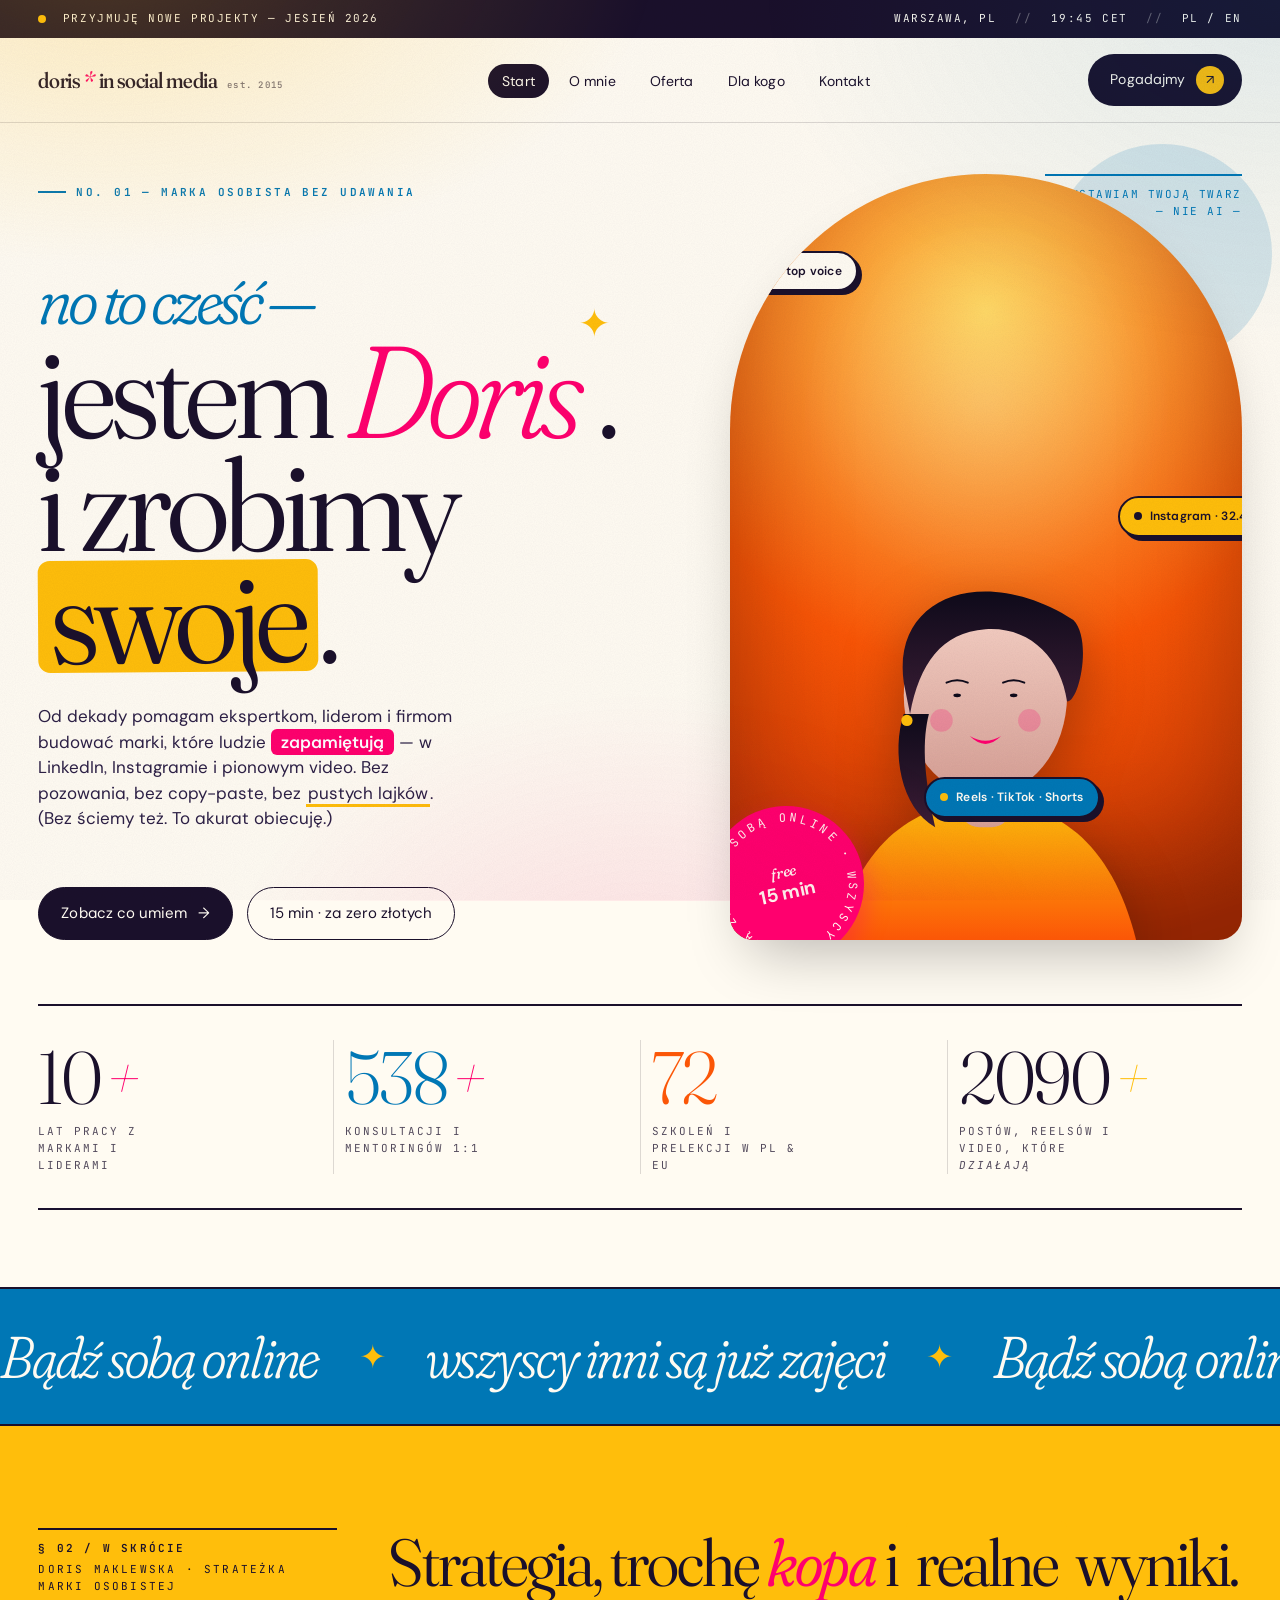
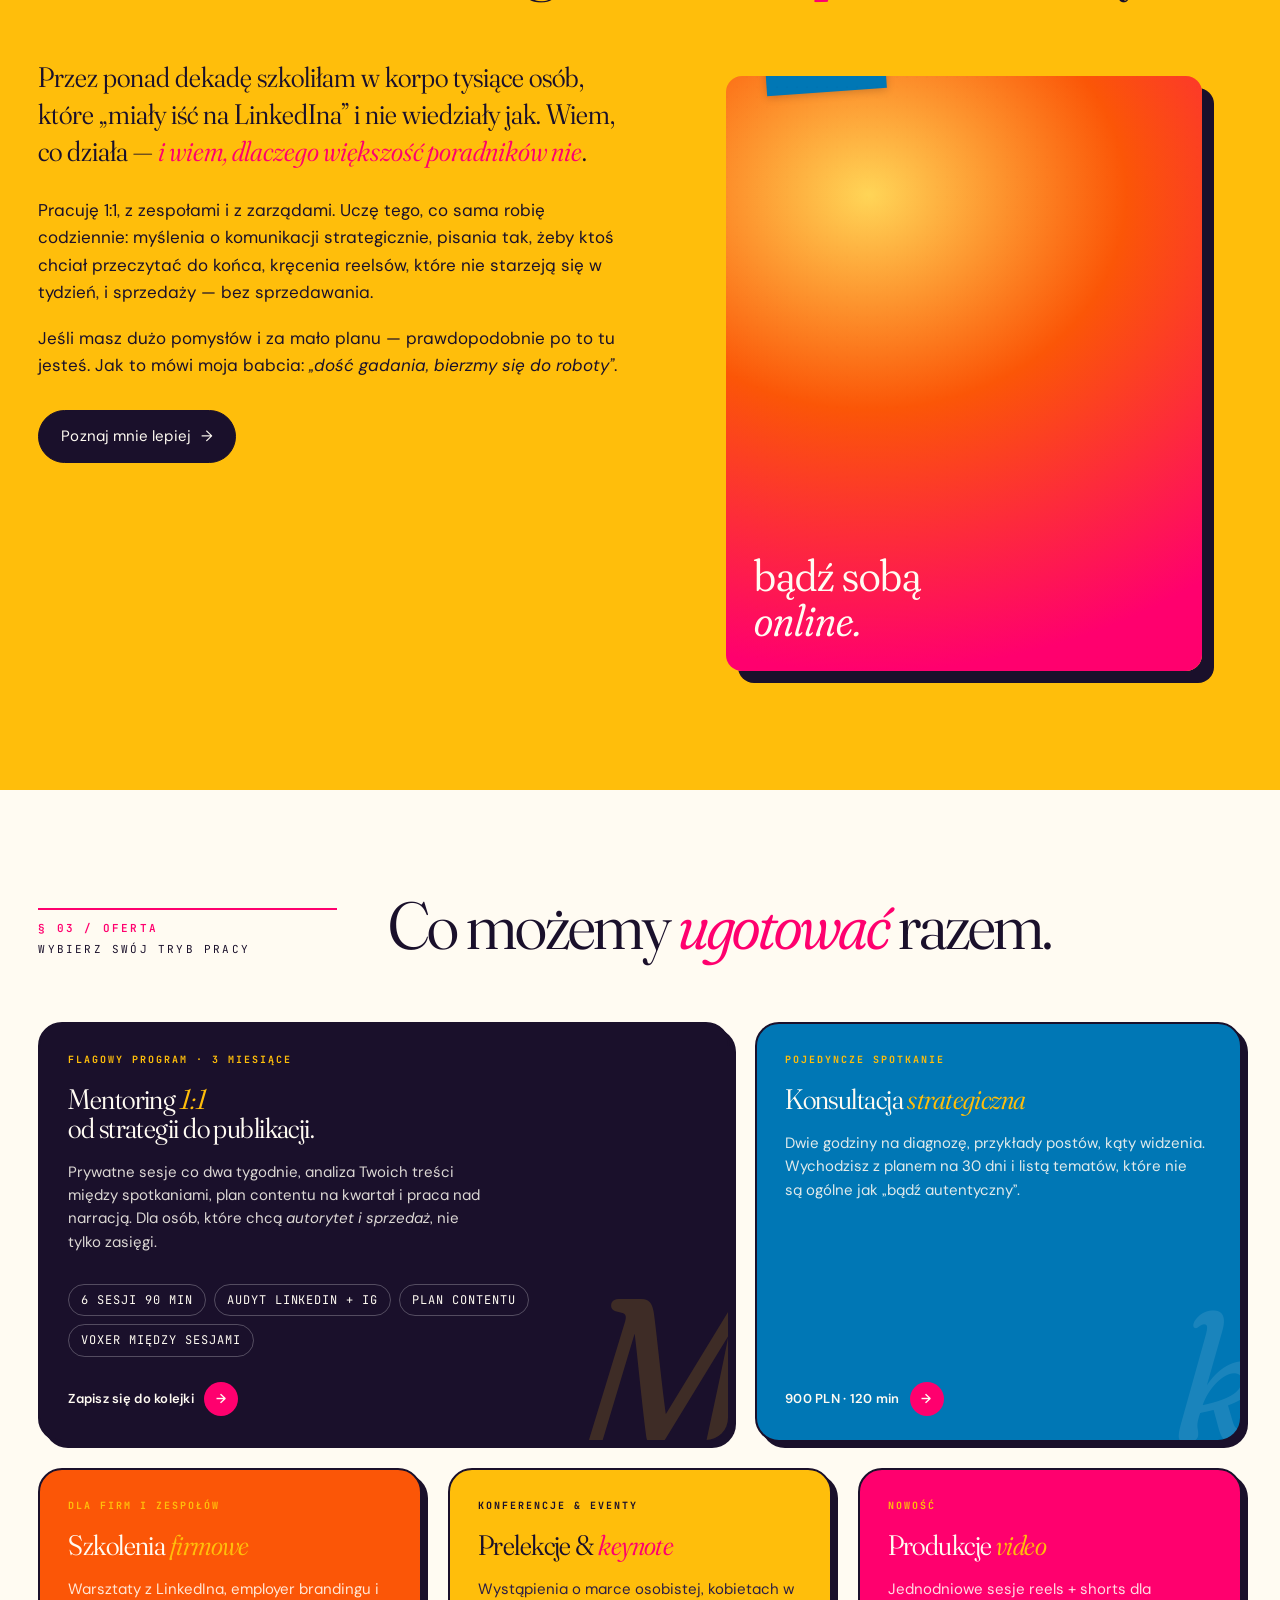
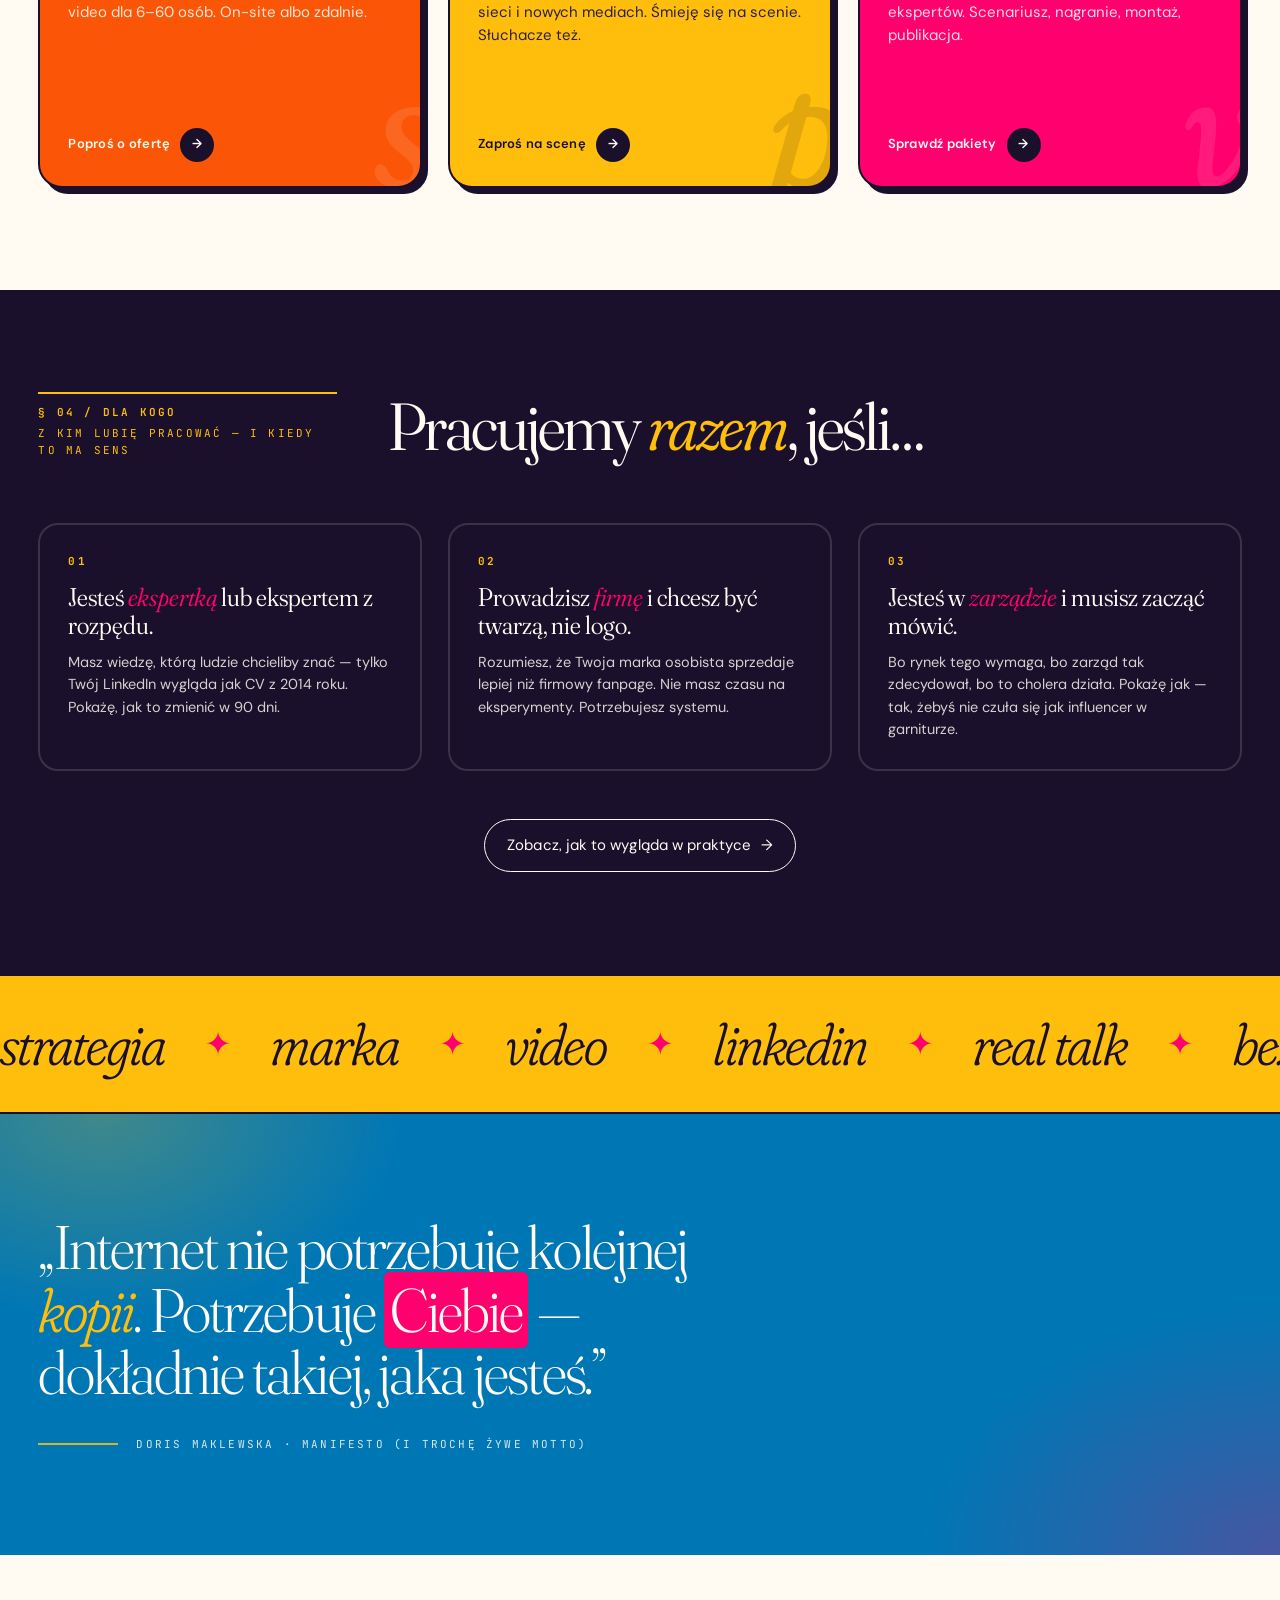
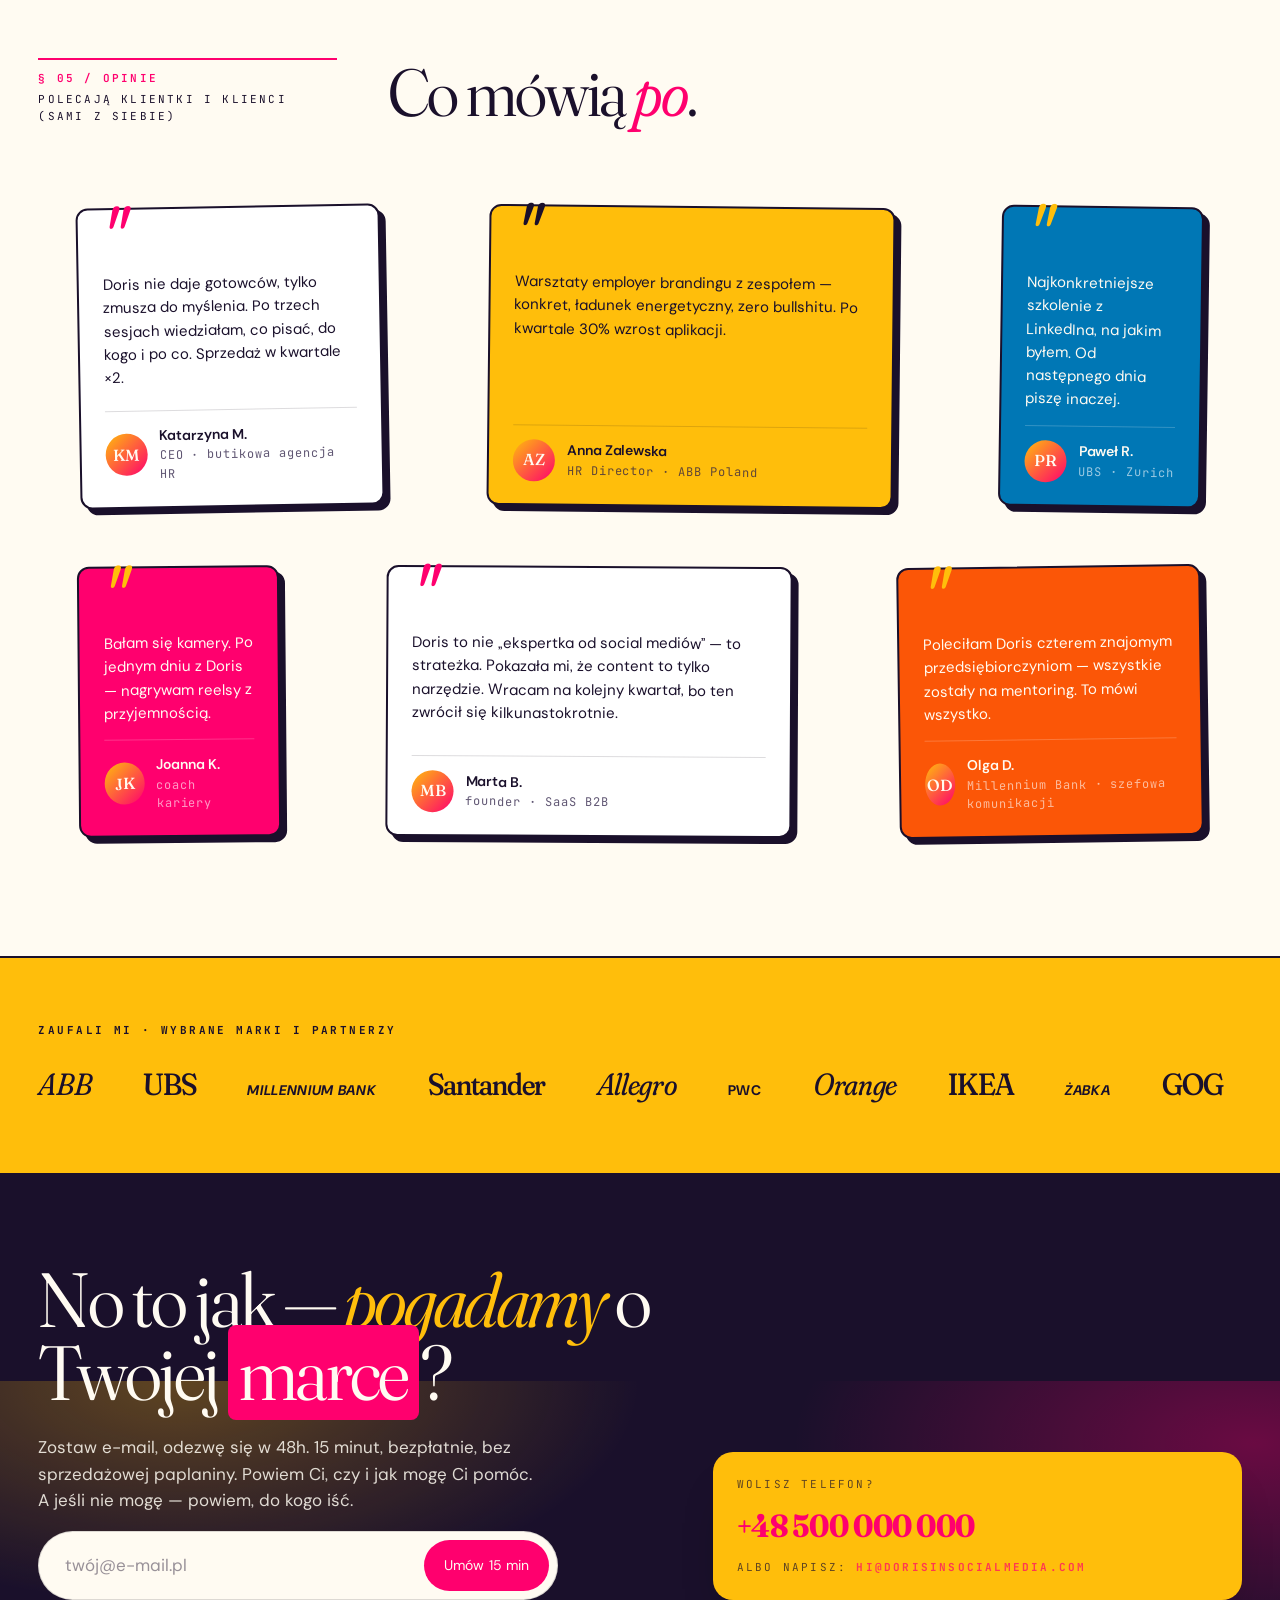
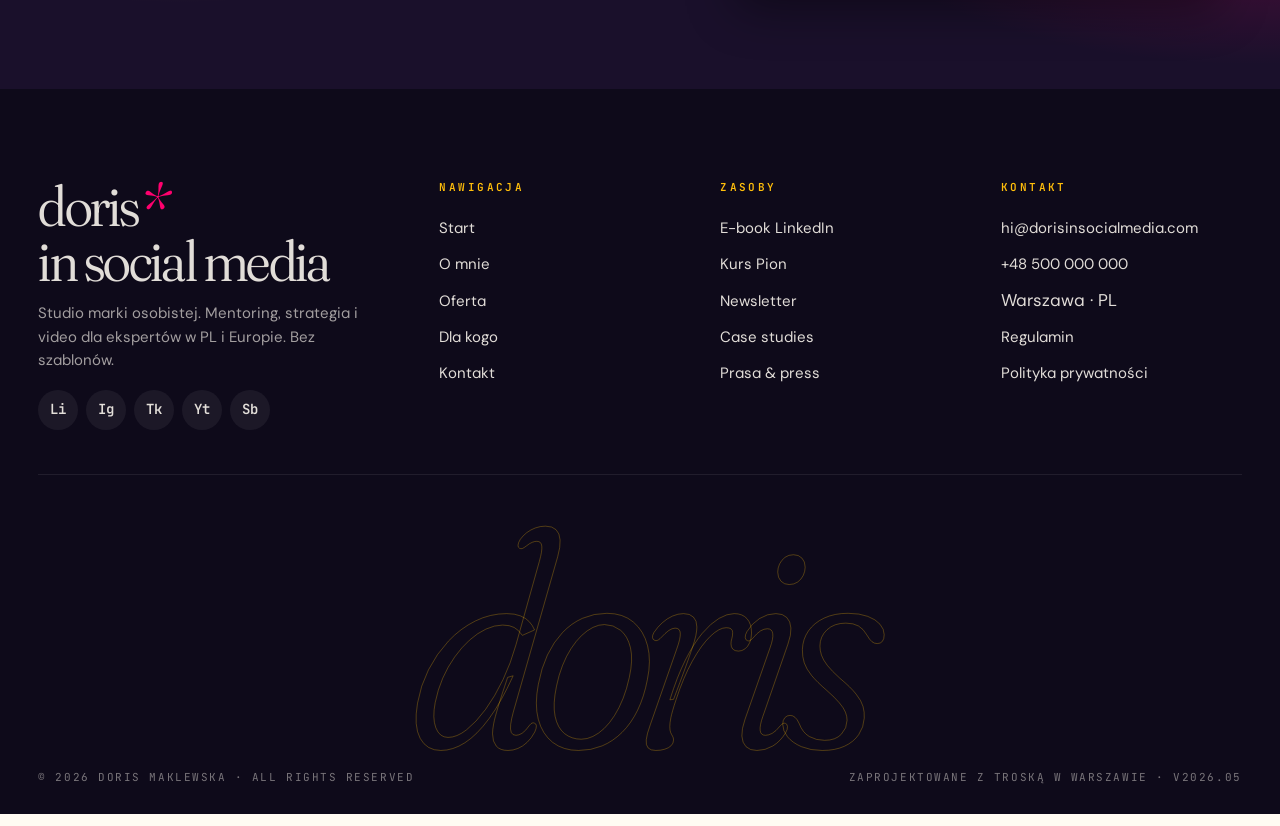
<file: index.html>
<!doctype html>
<html lang="pl">
<head>
<meta charset="utf-8" />
<meta name="viewport" content="width=device-width, initial-scale=1" />
<title>Doris in Social Media — Marka osobista, której nie da się pomylić</title>
<meta name="description" content="Doris Maklewska — mentoring, strategia i realne wyniki w LinkedIn, Instagramie i video. Marka, która brzmi jak Ty. A nie jak każdy inny." />

<link rel="preconnect" href="https://fonts.googleapis.com">
<link rel="preconnect" href="https://fonts.gstatic.com" crossorigin>
<link href="https://fonts.googleapis.com/css2?family=Fraunces:ital,opsz,wght,SOFT,WONK@0,9..144,300..900,0..100,0..1;1,9..144,300..900,0..100,0..1&family=DM+Sans:ital,opsz,wght@0,9..40,300..700;1,9..40,300..700&family=JetBrains+Mono:wght@400;600&display=swap" rel="stylesheet">
<link rel="stylesheet" href="styles.css">

<style>
/* ================================================================
   HOME — page-specific
   ================================================================ */

.hero{
  position: relative;
  padding: clamp(24px, 4vw, 56px) 0 clamp(40px, 6vw, 90px);
}
.hero-grid{
  display: grid;
  grid-template-columns: 1.25fr 1fr;
  gap: clamp(24px, 4vw, 64px);
  align-items: stretch;
}
.hero-left{ position:relative; display:flex; flex-direction:column; justify-content:space-between; }

.hero .eyebrow{ margin-bottom: 20px;}

.hero h1{
  font-family: var(--f-serif);
  font-weight: 350;
  font-size: clamp(62px, 10.2vw, 188px);
  line-height: 0.86;
  letter-spacing: -.035em;
  margin: 0;
  font-variation-settings: "opsz" 144, "SOFT" 40, "WONK" 1;
  position: relative;
}
.hero h1 .line{ display:block; position:relative; }
.hero h1 em{
  font-style: italic;
  font-weight: 300;
  color: var(--pink);
  font-variation-settings: "opsz" 144, "SOFT" 80, "WONK" 1;
  position: relative;
  padding-right: .15em;
}
.hero h1 em::after{
  content:"✦";
  position: absolute;
  right:-0.22em; top:-0.08em;
  color: var(--amber);
  font-size: .3em;
  font-style:normal;
  font-weight: 400;
  animation: spin 14s linear infinite;
  display:inline-block;
  transform-origin: 50% 55%;
}
.hero h1 .hi{
  font-style: italic;
  font-weight: 300;
  color: var(--teal);
  font-size: .5em;
  display:inline-block;
  margin-bottom: .1em;
  font-variation-settings:"SOFT" 100, "WONK" 1;
}
.hero h1 .hl{
  background: var(--amber);
  padding: 0 .1em;
  border-radius: 12px;
  display: inline-block;
  transform: rotate(-.4deg);
}

.hero-tagline{
  margin-top: 32px;
  max-width: 36ch;
  font-size: clamp(17px, 1.25vw, 21px);
  color: var(--plum-soft);
  font-family: var(--f-sans);
  line-height: 1.5;
}
.hero-tagline b{
  background: var(--pink);
  color: var(--paper-2);
  padding: 2px 10px;
  border-radius: 6px;
  font-weight:600;
  white-space: nowrap;
}
.hero-tagline .under{
  border-bottom: 3px solid var(--amber);
  padding: 0 2px;
}

.hero-actions{
  margin-top: clamp(24px, 3vw, 40px);
  display:flex; flex-wrap:wrap; gap: 14px;
  align-items: center;
}

/* portrait panel - more distinctive */
.hero-right{
  position: relative;
  min-height: clamp(420px, 52vw, 640px);
}
.portrait{
  position: relative;
  width: 100%;
  height: 100%;
  min-height: inherit;
  border-radius: 260px 260px 24px 24px;
  overflow: hidden;
  background:
    radial-gradient(120% 85% at 50% 18%, #FFD557 0%, #FB5607 55%, #C43204 100%);
  box-shadow:
    inset 0 -80px 120px rgba(0,0,0,.28),
    0 30px 60px -20px rgba(0,0,0,.28);
}
.portrait::after{
  content:"";
  position:absolute; inset:0;
  background: radial-gradient(60% 40% at 50% 30%, rgba(255,255,255,.18), transparent 60%);
  mix-blend-mode: screen;
}
.portrait-inner{
  position:absolute; inset:0;
  display:grid; place-items:end center;
  padding: 0 10% 0;
}
.portrait svg.fig{
  width: 92%;
  height: auto;
  filter: drop-shadow(0 20px 30px rgba(0,0,0,.3));
}

/* giant decorative backing shape */
.hero-right::before{
  content:"";
  position:absolute;
  inset: -30px -30px auto auto;
  width: 220px; height: 220px;
  background: var(--teal);
  border-radius: 50%;
  z-index: 0;
  mix-blend-mode: multiply;
  opacity: .15;
}

/* sticker stamp */
.badge-stamp{
  position:absolute;
  bottom: -22px; left: -22px;
  width: 156px; height: 156px;
  border-radius: 50%;
  background: var(--pink);
  color: var(--paper);
  display:grid; place-items:center;
  transform: rotate(-12deg);
  box-shadow: 0 10px 24px rgba(255,0,110,.35);
  z-index: 3;
  animation: bob 5s ease-in-out infinite;
}
@keyframes bob{ 0%,100%{ transform: rotate(-12deg) translateY(0);} 50%{ transform: rotate(-12deg) translateY(-6px);} }
.badge-stamp svg{ position:absolute; inset:0; animation: spin 18s linear infinite; }
.badge-stamp .core{
  font-family: var(--f-serif); font-style: italic; font-size: 15px; line-height: 1.1;
  text-align:center; position:relative; z-index:1; font-weight: 500;
}
.badge-stamp .core b{ display:block; font-family: var(--f-sans); font-style:normal; font-size: 19px; margin-top:2px; letter-spacing:-.01em; font-weight:700;}

/* tiny floating chips */
.chip{
  position:absolute;
  background: var(--paper);
  border: 2px solid var(--plum);
  padding: 9px 14px;
  border-radius: 999px;
  font-size: 12px;
  letter-spacing:.02em;
  font-weight: 600;
  display:inline-flex; align-items:center; gap:8px;
  box-shadow: 4px 4px 0 var(--plum);
  z-index: 2;
}
.chip .bullet{ width:8px; height:8px; border-radius:50%; background: var(--pink);}
.chip.linkedin{ top: 10%; left: -30px; }
.chip.ig{ top: 42%; right: -30px; background: var(--amber); border-color: var(--plum);}
.chip.ig .bullet{ background: var(--plum);}
.chip.video{ bottom: 16%; left: 38%; background: var(--teal); color: var(--paper); border-color: var(--plum);}
.chip.video .bullet{ background: var(--amber);}

/* floating label top-left of hero left */
.hero-margin{
  position:absolute;
  top: 0;
  right: 0;
  max-width: 220px;
  font-family: var(--f-mono);
  font-size: 11px;
  letter-spacing: .14em;
  text-transform: uppercase;
  color: var(--teal);
  padding: 10px 0 0;
  border-top: 2px solid var(--teal);
  text-align: right;
}

/* stats */
.stats{
  margin-top: clamp(40px, 5vw, 64px);
  border-top: 2px solid var(--plum);
  border-bottom: 2px solid var(--plum);
  padding: clamp(22px, 3vw, 34px) 0;
  display:grid;
  grid-template-columns: repeat(4, 1fr);
  gap: 24px;
}
.stat{ position:relative;}
.stat + .stat::before{
  content:"";
  position:absolute; left:-12px; top:0; bottom:0;
  width: 1px; background: var(--rule);
}
.stat .num{
  font-family: var(--f-serif);
  font-weight: 300;
  font-size: clamp(46px, 5.8vw, 88px);
  line-height: 1;
  letter-spacing:-.03em;
  font-variation-settings:"opsz" 144, "SOFT" 20;
  display:flex; align-items:baseline; gap:4px;
  color: var(--plum);
}
.stat .num .plus{ color: var(--pink); font-style:italic; }
.stat:nth-child(2) .num{ color: var(--teal);}
.stat:nth-child(3) .num{ color: var(--orange);}
.stat:nth-child(4) .num .plus{ color: var(--amber);}
.stat .lbl{
  margin-top: 8px;
  font-family: var(--f-mono);
  font-size: 11px;
  letter-spacing: .18em;
  text-transform: uppercase;
  opacity: .75;
  max-width: 22ch;
}

/* ================================================================
   INTRO — short about teaser
   ================================================================ */
.intro{ background: var(--amber);}
.intro .sec-id{ border-top-color: var(--plum); color: var(--plum);}
.intro .sec-id b{ color: var(--plum);}
.intro .sec-title em{ color: var(--pink);}

.intro-grid{
  display:grid;
  grid-template-columns: 1.05fr 1fr;
  gap: clamp(32px, 5vw, 72px);
  align-items: start;
}
.intro-text p{
  font-size: clamp(17px, 1.2vw, 20px);
  line-height: 1.6;
  color: var(--plum);
  margin: 0 0 1.1em;
}
.intro-text .lead{
  font-family: var(--f-serif);
  font-size: clamp(24px, 2.2vw, 34px);
  line-height: 1.3;
  margin-bottom: 1em;
  font-weight: 350;
  font-variation-settings:"opsz" 144, "SOFT" 40, "WONK" 1;
}
.intro-text .lead em{ font-style:italic; color: var(--pink);}

.intro-poster{
  position:relative;
  aspect-ratio: 4/5;
  border-radius: 16px;
  overflow:hidden;
  background:
    radial-gradient(120% 80% at 30% 20%, #FFD557 0%, #FB5607 45%, #FF006E 100%);
  box-shadow: 12px 12px 0 var(--plum);
}
.intro-poster::after{
  content:"";
  position:absolute; inset:0;
  background: url("data:image/svg+xml;utf8,<svg xmlns='http://www.w3.org/2000/svg' width='10' height='10'><circle cx='1' cy='1' r='.6' fill='%230E0A1A22'/></svg>");
  mix-blend-mode: overlay;
}
.intro-poster .title{
  position:absolute; inset:auto 28px 28px;
  font-family: var(--f-serif);
  font-size: clamp(32px, 3.5vw, 52px);
  line-height: 1;
  color: var(--paper);
  font-weight: 350;
  font-variation-settings:"opsz" 144, "SOFT" 80, "WONK" 1;
}
.intro-poster .title em{ font-style:italic;}
.intro-poster .tape{
  position:absolute; top: -14px; left: 40px;
  width: 120px; height: 30px;
  background: var(--teal);
  transform: rotate(-4deg);
  box-shadow: 0 2px 8px rgba(0,0,0,.18);
}

/* ================================================================
   OFFER teaser
   ================================================================ */
.offer-teaser{ padding-bottom: clamp(72px, 8vw, 120px);}
.offer-grid{
  display:grid;
  grid-template-columns: repeat(12, 1fr);
  gap: clamp(16px, 2vw, 28px);
}
.card{
  position: relative;
  padding: 28px 28px 24px;
  border-radius: 24px;
  background: var(--paper-2);
  border: 2px solid var(--plum);
  display:flex; flex-direction:column; gap: 18px;
  min-height: 320px;
  transition: transform .35s cubic-bezier(.2,.8,.2,1), box-shadow .35s;
  overflow: hidden;
  box-shadow: 6px 6px 0 var(--plum);
}
.card:hover{ transform: translate(-2px,-2px); box-shadow: 10px 10px 0 var(--plum);}
.card .tag{
  font-family: var(--f-mono); font-size:10px; letter-spacing:.2em; text-transform:uppercase;
  color: var(--teal); font-weight: 700;
}
.card h3{
  font-family: var(--f-serif);
  font-weight: 350;
  font-size: clamp(24px, 2.2vw, 36px);
  line-height: 1.02;
  letter-spacing:-.02em;
  margin:0;
  font-variation-settings:"opsz" 144, "SOFT" 40, "WONK" 1;
}
.card h3 em{ font-style:italic; color: var(--pink); }
.card p{
  margin: 0;
  font-size: 15px;
  line-height: 1.55;
  color: var(--plum-soft);
  max-width: 42ch;
}
.card .link{
  margin-top: auto;
  display:inline-flex; align-items:center; gap: 10px;
  font-size: 13px;
  letter-spacing:.02em;
  font-weight: 600;
  color: var(--plum);
}
.card .link .a{
  width: 34px; height: 34px; border-radius:50%;
  background: var(--plum); color: var(--paper);
  display:grid; place-items:center;
  transition: background .2s, transform .3s;
}
.card:hover .link .a{ background: var(--pink); transform: rotate(-45deg);}

.card.feat{
  grid-column: span 7;
  background: var(--plum);
  color: var(--paper);
  min-height: 420px;
}
.card.feat h3{ color: var(--paper); }
.card.feat h3 em{ color: var(--amber); }
.card.feat p{ color: color-mix(in srgb, var(--paper) 85%, transparent);}
.card.feat .tag{ color: var(--amber);}
.card.feat .link{ color: var(--paper);}
.card.feat .link .a{ background: var(--pink); }

.card.a{ grid-column: span 5; background: var(--teal); color: var(--paper);}
.card.a h3{ color: var(--paper);}
.card.a h3 em{ color: var(--amber);}
.card.a p{ color: color-mix(in srgb, var(--paper) 88%, transparent);}
.card.a .tag{ color: var(--amber);}
.card.a .link{ color: var(--paper);}
.card.a .link .a{ background: var(--pink);}

.card.b{ grid-column: span 4; background: var(--orange); color: var(--paper);}
.card.b h3{ color: var(--paper);}
.card.b h3 em{ color: var(--amber);}
.card.b p{ color: color-mix(in srgb, var(--paper) 88%, transparent);}
.card.b .tag{ color: var(--amber);}
.card.b .link{ color: var(--paper);}
.card.b .link .a{ background: var(--plum);}

.card.c{ grid-column: span 4; background: var(--amber);}
.card.c .tag{ color: var(--plum);}
.card.c h3 em{ color: var(--pink);}

.card.d{ grid-column: span 4; background: var(--pink); color: var(--paper);}
.card.d h3{ color: var(--paper);}
.card.d h3 em{ color: var(--amber);}
.card.d p{ color: color-mix(in srgb, var(--paper) 88%, transparent);}
.card.d .tag{ color: var(--amber);}
.card.d .link{ color: var(--paper);}
.card.d .link .a{ background: var(--plum);}

.card .glyph{
  position:absolute; right: -18px; bottom: -26px;
  font-family: var(--f-serif); font-style: italic;
  font-size: 180px; line-height: 1; color: rgba(255,255,255,.1);
  pointer-events:none;
  font-variation-settings: "SOFT" 100, "WONK" 1;
}
.card.c .glyph{ color: rgba(14,10,26,.12);}
.card.feat .glyph{ color: rgba(255,190,11,.16); font-size: 240px; right:-30px; bottom:-60px;}

.bullets{
  list-style:none; margin:12px 0 0; padding:0;
  display:flex; flex-wrap:wrap; gap:8px;
}
.bullets li{
  padding:6px 12px;
  border-radius: 999px;
  border: 1px solid rgba(255,255,255,.25);
  font-size: 12px;
  font-family: var(--f-mono);
  letter-spacing: .08em;
  text-transform:uppercase;
}

/* ================================================================
   FOR WHOM — preview
   ================================================================ */
.forwhom{ background: var(--plum); color: var(--paper);}
.forwhom .sec-id{ border-top-color: var(--amber); color: var(--amber);}
.forwhom .sec-id b{ color: var(--amber);}
.forwhom .sec-title{ color: var(--paper);}
.forwhom .sec-title em{ color: var(--amber);}

.fw-grid{
  display:grid;
  grid-template-columns: repeat(3, 1fr);
  gap: clamp(16px, 2vw, 28px);
}
.fw{
  padding: 28px;
  border: 2px solid rgba(255,255,255,.14);
  border-radius: 20px;
  display:flex; flex-direction:column; gap:12px;
  transition: border-color .2s, background .2s;
}
.fw:hover{ border-color: var(--amber); background: rgba(255,190,11,.06);}
.fw .num{
  font-family: var(--f-mono);
  font-size: 11px;
  letter-spacing: .2em;
  color: var(--amber);
  font-weight: 700;
}
.fw h3{
  font-family: var(--f-serif);
  font-weight: 350;
  font-size: clamp(22px, 2vw, 30px);
  line-height: 1.1;
  margin: 0;
  font-variation-settings:"opsz" 120, "SOFT" 50, "WONK" 1;
}
.fw h3 em{ font-style:italic; color: var(--pink);}
.fw p{ font-size: 14.5px; line-height: 1.55; opacity: .82; margin: 0;}

/* ================================================================
   MANIFESTO
   ================================================================ */
.manifesto{
  padding: clamp(60px, 8vw, 120px) 0;
  background: var(--teal);
  color: var(--paper);
  position: relative;
  overflow:hidden;
}
.manifesto::before{
  content:"";
  position:absolute; inset:0;
  background:
    radial-gradient(500px 340px at 8% 0%, rgba(255,190,11,.25), transparent 60%),
    radial-gradient(600px 420px at 100% 100%, rgba(255,0,110,.28), transparent 60%);
  pointer-events:none;
}
.manifesto .wrap{ position:relative; z-index:1;}
.manifesto blockquote{
  font-family: var(--f-serif);
  font-weight: 300;
  font-size: clamp(34px, 4.8vw, 80px);
  line-height: 1.02;
  letter-spacing: -.03em;
  margin: 0;
  max-width: 20ch;
  font-variation-settings:"opsz" 144, "SOFT" 30, "WONK" 1;
}
.manifesto blockquote em{
  font-style: italic;
  color: var(--amber);
  font-variation-settings:"opsz" 144, "SOFT" 100, "WONK" 1;
}
.manifesto blockquote u{
  text-decoration: none;
  background: var(--pink);
  padding: 0 .1em;
  border-radius: 6px;
}
.manifesto .attribution{
  margin-top: 32px;
  display:flex; align-items:center; gap:18px;
  font-family: var(--f-mono);
  font-size: 11px;
  letter-spacing:.2em;
  text-transform: uppercase;
  opacity:.85;
}
.manifesto .attribution .rule{
  height: 2px; width: 80px; background: var(--amber); opacity:1;
}

/* ================================================================
   TESTIMONIALS
   ================================================================ */
.testi{ background: var(--paper);}
.testi-grid{
  display:grid;
  grid-template-columns: repeat(12, 1fr);
  gap: clamp(18px, 2vw, 28px);
}
.quote{
  position:relative;
  padding: 26px 24px 22px;
  background: var(--paper-2);
  border-radius: 12px;
  border: 2px solid var(--plum);
  box-shadow: 6px 6px 0 var(--plum);
  display:flex; flex-direction:column; gap: 14px;
}
.quote p{
  margin:0;
  font-size: 15px; line-height: 1.55;
  color: var(--plum);
}
.quote .open{
  font-family: var(--f-serif);
  font-style: italic;
  font-size: 70px;
  line-height: 0;
  height: 24px;
  color: var(--pink);
  font-variation-settings:"SOFT" 100, "WONK" 1;
}
.quote .who{
  display:flex; align-items:center; gap:12px;
  margin-top: auto;
  border-top: 1px solid var(--rule);
  padding-top: 14px;
}
.quote .who .av{
  width: 42px; height:42px; border-radius:50%;
  background: linear-gradient(135deg, var(--amber), var(--pink));
  display:grid; place-items:center;
  font-family: var(--f-serif); font-weight:500; font-size: 16px;
  color: var(--paper);
}
.quote .who .n{ font-size: 14px; font-weight:600; letter-spacing:-.005em;}
.quote .who .r{ font-size: 12px; color: var(--plum-soft); opacity:.75; font-family:var(--f-mono); letter-spacing:.08em;}

.quote.q1{ grid-column: span 4; transform: rotate(-1deg);}
.quote.q2{ grid-column: span 5; background: var(--amber); transform: rotate(.6deg);}
.quote.q2 .open{ color: var(--plum);}
.quote.q3{ grid-column: span 3; background: var(--teal); color: var(--paper); transform: rotate(.8deg);}
.quote.q3 p{ color: var(--paper);}
.quote.q3 .open{ color: var(--amber);}
.quote.q3 .who{ border-top-color: rgba(255,255,255,.2);}
.quote.q3 .who .r{ color: rgba(255,255,255,.8);}
.quote.q4{ grid-column: span 3; background: var(--pink); color: var(--paper); transform: rotate(-.5deg);}
.quote.q4 p{ color: var(--paper);}
.quote.q4 .open{ color: var(--amber);}
.quote.q4 .who{ border-top-color: rgba(255,255,255,.2);}
.quote.q4 .who .r{ color: rgba(255,255,255,.8);}
.quote.q5{ grid-column: span 5; transform: rotate(.3deg); }
.quote.q6{ grid-column: span 4; background: var(--orange); color: var(--paper); transform: rotate(-.8deg); }
.quote.q6 p{ color: var(--paper);}
.quote.q6 .open{ color: var(--amber);}
.quote.q6 .who{ border-top-color: rgba(255,255,255,.2);}
.quote.q6 .who .r{ color: rgba(255,255,255,.8);}

/* ================================================================
   CLIENTS strip
   ================================================================ */
.clients{ padding: clamp(36px, 5vw, 64px) 0; border-top: 2px solid var(--plum); border-bottom: 2px solid var(--plum); background: var(--amber);}
.clients .lbl{
  font-family: var(--f-mono); font-size: 11px; letter-spacing:.22em; text-transform: uppercase; color: var(--plum);
  margin-bottom: 22px; font-weight: 700;
}
.logo-row{
  display:flex; flex-wrap:wrap; align-items: baseline;
  gap: clamp(20px, 4vw, 64px);
}
.logo-row span{
  font-family: var(--f-serif);
  font-weight: 400;
  font-style: italic;
  font-size: clamp(22px, 2.4vw, 38px);
  letter-spacing: -.01em;
  color: var(--plum);
  font-variation-settings:"opsz" 144, "SOFT" 80;
  transition: color .2s, transform .2s;
}
.logo-row span:nth-child(2n){ font-style: normal; font-weight: 500; letter-spacing: -.03em;}
.logo-row span:nth-child(3n){ text-transform: uppercase; font-size: .82em; font-family: var(--f-sans); font-weight:700; letter-spacing: .05em;}
.logo-row span:hover{ color: var(--pink); transform: translateY(-2px);}

/* ================================================================
   PAGE responsive
   ================================================================ */
@media (max-width: 980px){
  .hero-grid{ grid-template-columns: 1fr; }
  .hero-right{ order:-1; min-height: 440px; }
  .hero h1{ font-size: clamp(54px, 15vw, 120px); }
  .stats{ grid-template-columns: repeat(2, 1fr);}
  .intro-grid{ grid-template-columns: 1fr;}
  .offer-grid{ grid-template-columns: repeat(6,1fr);}
  .card.feat,.card.a,.card.b,.card.c,.card.d{ grid-column: span 6;}
  .fw-grid{ grid-template-columns: 1fr;}
  .testi-grid{ grid-template-columns: repeat(6,1fr);}
  .quote.q1,.quote.q5,.quote.q6{ grid-column: span 6;}
  .quote.q2,.quote.q3,.quote.q4{ grid-column: span 3;}
  .hero-margin{ display:none;}
}
@media (max-width: 640px){
  .hero-tagline{ font-size: 16px;}
  .testi-grid .quote{ grid-column: span 6 !important; }
}
</style>
</head>
<body>

<!-- ========== topbar ========== -->
<div class="topbar">
  <div class="wrap">
    <div><span class="dot"></span> Przyjmuję nowe projekty — jesień 2026</div>
    <div>
      <span>Warszawa, PL</span>
      <span class="sep">//</span>
      <span id="clock">—</span>
      <span class="sep">//</span>
      <span>PL / EN</span>
    </div>
  </div>
</div>

<!-- ========== nav ========== -->
<header class="nav">
  <div class="wrap">
    <a href="index.html" class="brand">
      doris<b>*</b>in social media <sup>est. 2015</sup>
    </a>
    <nav>
      <ul>
        <li><a class="navlink" href="index.html">Start</a></li>
        <li><a class="navlink" href="o-mnie.html">O mnie</a></li>
        <li><a class="navlink" href="oferta.html">Oferta</a></li>
        <li><a class="navlink" href="wspolpraca.html">Dla kogo</a></li>
        <li><a class="navlink" href="kontakt.html">Kontakt</a></li>
      </ul>
    </nav>
    <a href="kontakt.html" class="cta">
      Pogadajmy <span class="arrow">↗</span>
    </a>
  </div>
</header>

<!-- ========== hero ========== -->
<section class="hero">
  <div class="wrap">
    <div class="hero-grid">
      <div class="hero-left">
        <div data-reveal>
          <span class="eyebrow">No. 01 — marka osobista bez udawania</span>
          <h1 data-reveal style="--delay:120ms">
            <span class="line"><span class="hi">no to cześć —</span></span>
            <span class="line">jestem <em>Doris</em>.</span>
            <span class="line">i zrobimy <span class="hl">swoje</span>.</span>
          </h1>
          <p class="hero-tagline" data-reveal style="--delay:260ms">
            Od dekady pomagam ekspertkom, liderom i firmom budować marki, które ludzie
            <b>zapamiętują</b> — w LinkedIn, Instagramie i pionowym video.
            Bez pozowania, bez copy-paste, bez <span class="under">pustych lajków</span>.
            (Bez ściemy też. To akurat obiecuję.)
          </p>
        </div>

        <div class="hero-actions" data-reveal style="--delay:380ms">
          <a href="oferta.html" class="btn">Zobacz co umiem <span class="chev">→</span></a>
          <a href="kontakt.html" class="btn ghost">15 min · za zero złotych</a>
        </div>
      </div>

      <div class="hero-right" data-reveal style="--delay:160ms">
        <div class="hero-margin">
          tu wstawiam twoją twarz <br>— nie AI —
        </div>
        <div class="portrait">
          <div class="portrait-inner">
            <svg class="fig" viewBox="0 0 600 720" aria-hidden="true">
              <defs>
                <linearGradient id="hair" x1="0" y1="0" x2="0" y2="1">
                  <stop offset="0%" stop-color="#0E0A1A"/>
                  <stop offset="100%" stop-color="#3B1D35"/>
                </linearGradient>
                <linearGradient id="skin" x1="0" y1="0" x2="0" y2="1">
                  <stop offset="0%" stop-color="#F8D4C8"/>
                  <stop offset="100%" stop-color="#D69E94"/>
                </linearGradient>
                <linearGradient id="shirt" x1="0" y1="0" x2="0" y2="1">
                  <stop offset="0%" stop-color="#FFBE0B"/>
                  <stop offset="100%" stop-color="#FB5607"/>
                </linearGradient>
              </defs>
              <path d="M60 720 C 100 560 190 500 300 500 C 410 500 500 560 540 720 Z" fill="url(#shirt)"/>
              <rect x="260" y="440" width="80" height="100" rx="30" fill="url(#skin)"/>
              <ellipse cx="300" cy="330" rx="130" ry="160" fill="url(#skin)"/>
              <path d="M170 310 C 150 170 300 120 440 210 C 470 240 450 340 430 340 C 420 270 370 220 300 225 C 230 230 195 280 180 360 Z" fill="url(#hair)"/>
              <path d="M170 360 C 150 420 165 510 220 540 C 200 450 200 400 210 360 Z" fill="url(#hair)"/>
              <circle cx="175" cy="370" r="9" fill="#FFBE0B"/>
              <path d="M275 395 Q 300 410 325 395 Q 300 420 275 395 Z" fill="#FF006E"/>
              <ellipse cx="255" cy="330" rx="6" ry="3" fill="#0E0A1A"/>
              <ellipse cx="345" cy="330" rx="6" ry="3" fill="#0E0A1A"/>
              <path d="M238 310 Q 255 302 272 310" stroke="#0E0A1A" stroke-width="3" fill="none" stroke-linecap="round"/>
              <path d="M328 310 Q 345 302 362 310" stroke="#0E0A1A" stroke-width="3" fill="none" stroke-linecap="round"/>
              <circle cx="230" cy="370" r="18" fill="#FF006E" opacity=".22"/>
              <circle cx="370" cy="370" r="18" fill="#FF006E" opacity=".22"/>
            </svg>
          </div>

          <div class="chip linkedin" data-rot="-6"><span class="bullet"></span> LinkedIn top voice</div>
          <div class="chip ig" data-rot="5"><span class="bullet"></span> Instagram · 32.4K</div>
          <div class="chip video" data-rot="-2"><span class="bullet"></span> Reels · TikTok · Shorts</div>

          <div class="badge-stamp" aria-hidden="true">
            <svg viewBox="0 0 140 140">
              <defs>
                <path id="circle-path" d="M70,70 m-56,0 a56,56 0 1,1 112,0 a56,56 0 1,1 -112,0"/>
              </defs>
              <text font-family="JetBrains Mono" font-size="10.5" letter-spacing="3" fill="#FFFBF2">
                <textPath href="#circle-path">BĄDŹ SOBĄ ONLINE · WSZYSCY INNI SĄ ZAJĘCI · </textPath>
              </text>
            </svg>
            <span class="core">free<br><b>15 min</b></span>
          </div>
        </div>
      </div>
    </div>

    <!-- stats -->
    <div class="stats" data-reveal style="--delay:520ms">
      <div class="stat">
        <div class="num"><span data-count="10">0</span><span class="plus">+</span></div>
        <div class="lbl">Lat pracy z markami i liderami</div>
      </div>
      <div class="stat">
        <div class="num"><span data-count="540">0</span><span class="plus">+</span></div>
        <div class="lbl">Konsultacji i mentoringów 1:1</div>
      </div>
      <div class="stat">
        <div class="num"><span data-count="72">0</span></div>
        <div class="lbl">Szkoleń i prelekcji w PL &amp; EU</div>
      </div>
      <div class="stat">
        <div class="num"><span data-count="2100">0</span><span class="plus">+</span></div>
        <div class="lbl">Postów, reelsów i video, które <i>działają</i></div>
      </div>
    </div>
  </div>
</section>

<!-- ========== marquee ========== -->
<div class="marquee" aria-hidden="true">
  <div class="marquee-track">
    <span>Bądź sobą online <span class="star">✦</span> wszyscy inni są już zajęci <span class="star">✦</span> Bądź sobą online <span class="star">✦</span> wszyscy inni są już zajęci <span class="star">✦</span></span>
    <span>Bądź sobą online <span class="star">✦</span> wszyscy inni są już zajęci <span class="star">✦</span> Bądź sobą online <span class="star">✦</span> wszyscy inni są już zajęci <span class="star">✦</span></span>
  </div>
</div>

<!-- ========== intro / about teaser ========== -->
<section class="section intro">
  <div class="wrap">
    <div class="sec-head">
      <div class="sec-id"><b>§ 02 / W skrócie</b><span>Doris Maklewska · strateżka marki osobistej</span></div>
      <h2 class="sec-title" data-reveal>Strategia, trochę <em>kopa</em> i <u>realne</u> wyniki.</h2>
    </div>

    <div class="intro-grid">
      <div class="intro-text" data-reveal>
        <p class="lead">
          Przez ponad dekadę szkoliłam w korpo tysiące osób, które „miały iść na LinkedIna” i
          nie wiedziały jak. Wiem, co działa — <em>i wiem, dlaczego większość poradników nie</em>.
        </p>
        <p>
          Pracuję 1:1, z zespołami i z zarządami. Uczę tego, co sama robię codziennie: myślenia o komunikacji strategicznie, pisania tak, żeby ktoś chciał przeczytać do końca, kręcenia reelsów, które nie starzeją się w tydzień, i sprzedaży — bez sprzedawania.
        </p>
        <p>
          Jeśli masz dużo pomysłów i za mało planu — prawdopodobnie po to tu jesteś.
          Jak to mówi moja babcia: <i>„dość gadania, bierzmy się do roboty”</i>.
        </p>
        <a href="o-mnie.html" class="btn" style="margin-top:12px;">Poznaj mnie lepiej <span class="chev">→</span></a>
      </div>

      <figure class="intro-poster" data-reveal style="--delay:160ms">
        <div class="tape" aria-hidden="true"></div>
        <div class="title">bądź sobą<br><em>online.</em></div>
      </figure>
    </div>
  </div>
</section>

<!-- ========== offer teaser ========== -->
<section class="section offer-teaser">
  <div class="wrap">
    <div class="sec-head">
      <div class="sec-id"><b>§ 03 / Oferta</b><span>Wybierz swój tryb pracy</span></div>
      <h2 class="sec-title" data-reveal>Co możemy <em>ugotować</em> razem.</h2>
    </div>

    <div class="offer-grid">
      <article class="card feat" data-reveal>
        <span class="glyph">M</span>
        <span class="tag">Flagowy program · 3 miesiące</span>
        <h3>Mentoring <em>1:1</em><br>od strategii do publikacji.</h3>
        <p>
          Prywatne sesje co dwa tygodnie, analiza Twoich treści między spotkaniami,
          plan contentu na kwartał i praca nad narracją. Dla osób, które chcą
          <i>autorytet i sprzedaż</i>, nie tylko zasięgi.
        </p>
        <ul class="bullets">
          <li>6 sesji 90 min</li>
          <li>Audyt LinkedIn + IG</li>
          <li>Plan contentu</li>
          <li>Voxer między sesjami</li>
        </ul>
        <a href="oferta.html#mentoring" class="link">Zapisz się do kolejki <span class="a">→</span></a>
      </article>

      <article class="card a" data-reveal style="--delay:120ms">
        <span class="glyph">k</span>
        <span class="tag">Pojedyncze spotkanie</span>
        <h3>Konsultacja <em>strategiczna</em></h3>
        <p>Dwie godziny na diagnozę, przykłady postów, kąty widzenia. Wychodzisz z planem na 30 dni i listą tematów, które nie są ogólne jak „bądź autentyczny”.</p>
        <a href="oferta.html#konsultacja" class="link">900 PLN · 120 min <span class="a">→</span></a>
      </article>

      <article class="card b" data-reveal style="--delay:160ms">
        <span class="glyph">s</span>
        <span class="tag">Dla firm i zespołów</span>
        <h3>Szkolenia <em>firmowe</em></h3>
        <p>Warsztaty z LinkedIna, employer brandingu i video dla 6–60 osób. On-site albo zdalnie.</p>
        <a href="oferta.html#szkolenia" class="link">Poproś o ofertę <span class="a">→</span></a>
      </article>

      <article class="card c" data-reveal style="--delay:200ms">
        <span class="glyph">p</span>
        <span class="tag">Konferencje &amp; eventy</span>
        <h3>Prelekcje &amp; <em>keynote</em></h3>
        <p>Wystąpienia o marce osobistej, kobietach w sieci i nowych mediach. Śmieję się na scenie. Słuchacze też.</p>
        <a href="oferta.html#prelekcje" class="link">Zaproś na scenę <span class="a">→</span></a>
      </article>

      <article class="card d" data-reveal style="--delay:240ms">
        <span class="glyph">v</span>
        <span class="tag">Nowość</span>
        <h3>Produkcje <em>video</em></h3>
        <p>Jednodniowe sesje reels + shorts dla ekspertów. Scenariusz, nagranie, montaż, publikacja.</p>
        <a href="oferta.html#video" class="link">Sprawdź pakiety <span class="a">→</span></a>
      </article>
    </div>
  </div>
</section>

<!-- ========== for whom ========== -->
<section class="section forwhom">
  <div class="wrap">
    <div class="sec-head">
      <div class="sec-id"><b>§ 04 / Dla kogo</b><span>Z kim lubię pracować — i kiedy to ma sens</span></div>
      <h2 class="sec-title" data-reveal>Pracujemy <em>razem</em>, jeśli…</h2>
    </div>

    <div class="fw-grid">
      <div class="fw" data-reveal>
        <span class="num">01</span>
        <h3>Jesteś <em>ekspertką</em> lub ekspertem z rozpędu.</h3>
        <p>Masz wiedzę, którą ludzie chcieliby znać — tylko Twój LinkedIn wygląda jak CV z 2014 roku. Pokażę, jak to zmienić w 90 dni.</p>
      </div>
      <div class="fw" data-reveal style="--delay:120ms">
        <span class="num">02</span>
        <h3>Prowadzisz <em>firmę</em> i chcesz być twarzą, nie logo.</h3>
        <p>Rozumiesz, że Twoja marka osobista sprzedaje lepiej niż firmowy fanpage. Nie masz czasu na eksperymenty. Potrzebujesz systemu.</p>
      </div>
      <div class="fw" data-reveal style="--delay:220ms">
        <span class="num">03</span>
        <h3>Jesteś w <em>zarządzie</em> i musisz zacząć mówić.</h3>
        <p>Bo rynek tego wymaga, bo zarząd tak zdecydował, bo to cholera działa. Pokażę jak — tak, żebyś nie czuła się jak influencer w garniturze.</p>
      </div>
    </div>

    <div style="margin-top:clamp(32px,4vw,48px); text-align:center;" data-reveal>
      <a href="wspolpraca.html" class="btn ghost" style="color:var(--paper); border-color:var(--paper);">Zobacz, jak to wygląda w praktyce <span class="chev">→</span></a>
    </div>
  </div>
</section>

<!-- ========== marquee 2 ========== -->
<div class="marquee amber" aria-hidden="true">
  <div class="marquee-track">
    <span>strategia <span class="star">✦</span> marka <span class="star">✦</span> video <span class="star">✦</span> linkedin <span class="star">✦</span> real talk <span class="star">✦</span> bez ściemy <span class="star">✦</span> strategia <span class="star">✦</span> marka <span class="star">✦</span> video <span class="star">✦</span> linkedin <span class="star">✦</span></span>
    <span>strategia <span class="star">✦</span> marka <span class="star">✦</span> video <span class="star">✦</span> linkedin <span class="star">✦</span> real talk <span class="star">✦</span> bez ściemy <span class="star">✦</span> strategia <span class="star">✦</span> marka <span class="star">✦</span> video <span class="star">✦</span> linkedin <span class="star">✦</span></span>
  </div>
</div>

<!-- ========== manifesto ========== -->
<section class="manifesto">
  <div class="wrap">
    <blockquote data-reveal>
      „Internet nie potrzebuje kolejnej <em>kopii</em>. Potrzebuje <u>Ciebie</u> — dokładnie takiej, jaka jesteś.”
    </blockquote>
    <div class="attribution" data-reveal style="--delay:140ms">
      <span class="rule"></span>
      Doris Maklewska · manifesto (i trochę żywe motto)
    </div>
  </div>
</section>

<!-- ========== testimonials ========== -->
<section class="section testi" id="opinie">
  <div class="wrap">
    <div class="sec-head">
      <div class="sec-id"><b>§ 05 / Opinie</b><span>Polecają klientki i klienci (sami z siebie)</span></div>
      <h2 class="sec-title" data-reveal>Co mówią <em>po</em>.</h2>
    </div>

    <div class="testi-grid">
      <blockquote class="quote q1" data-reveal>
        <span class="open">"</span>
        <p>Doris nie daje gotowców, tylko zmusza do myślenia. Po trzech sesjach wiedziałam,
          co pisać, do kogo i po co. Sprzedaż w kwartale ×2.</p>
        <div class="who"><div class="av">KM</div><div><div class="n">Katarzyna M.</div><div class="r">CEO · butikowa agencja HR</div></div></div>
      </blockquote>

      <blockquote class="quote q2" data-reveal style="--delay:80ms">
        <span class="open">"</span>
        <p>Warsztaty employer brandingu z zespołem — konkret, ładunek energetyczny,
          zero bullshitu. Po kwartale 30% wzrost aplikacji.</p>
        <div class="who"><div class="av">AZ</div><div><div class="n">Anna Zalewska</div><div class="r">HR Director · ABB Poland</div></div></div>
      </blockquote>

      <blockquote class="quote q3" data-reveal style="--delay:120ms">
        <span class="open">"</span>
        <p>Najkonkretniejsze szkolenie z LinkedIna, na jakim byłem. Od następnego dnia piszę inaczej.</p>
        <div class="who"><div class="av">PR</div><div><div class="n">Paweł R.</div><div class="r">UBS · Zurich</div></div></div>
      </blockquote>

      <blockquote class="quote q4" data-reveal style="--delay:160ms">
        <span class="open">"</span>
        <p>Bałam się kamery. Po jednym dniu z Doris — nagrywam reelsy z przyjemnością.</p>
        <div class="who"><div class="av">JK</div><div><div class="n">Joanna K.</div><div class="r">coach kariery</div></div></div>
      </blockquote>

      <blockquote class="quote q5" data-reveal style="--delay:200ms">
        <span class="open">"</span>
        <p>Doris to nie „ekspertka od social mediów” — to strateżka. Pokazała mi, że content to tylko narzędzie.
          Wracam na kolejny kwartał, bo ten zwrócił się kilkunastokrotnie.</p>
        <div class="who"><div class="av">MB</div><div><div class="n">Marta B.</div><div class="r">founder · SaaS B2B</div></div></div>
      </blockquote>

      <blockquote class="quote q6" data-reveal style="--delay:240ms">
        <span class="open">"</span>
        <p>Poleciłam Doris czterem znajomym przedsiębiorczyniom — wszystkie zostały na mentoring. To mówi wszystko.</p>
        <div class="who"><div class="av">OD</div><div><div class="n">Olga D.</div><div class="r">Millennium Bank · szefowa komunikacji</div></div></div>
      </blockquote>
    </div>
  </div>
</section>

<!-- ========== clients ========== -->
<section class="clients">
  <div class="wrap">
    <div class="lbl">Zaufali mi · wybrane marki i partnerzy</div>
    <div class="logo-row">
      <span>ABB</span>
      <span>UBS</span>
      <span>Millennium Bank</span>
      <span>Santander</span>
      <span>Allegro</span>
      <span>PwC</span>
      <span>Orange</span>
      <span>IKEA</span>
      <span>Żabka</span>
      <span>GOG</span>
    </div>
  </div>
</section>

<!-- ========== CTA big ========== -->
<section class="cta-big">
  <div class="wrap">
    <h2 data-reveal>No to jak — <em>pogadamy</em> o Twojej <u>marce</u>?</h2>
    <div class="row2">
      <div data-reveal style="--delay:120ms">
        <p>Zostaw e-mail, odezwę się w 48h. 15 minut, bezpłatnie, bez sprzedażowej paplaniny.
           Powiem Ci, czy i jak mogę Ci pomóc. A jeśli nie mogę — powiem, do kogo iść.</p>
        <form class="form" onsubmit="event.preventDefault(); this.querySelector('button').textContent='Dzięki! Odezwę się.';">
          <input type="email" required placeholder="twój@e-mail.pl" aria-label="Email"/>
          <button type="submit">Umów 15 min</button>
        </form>
      </div>
      <div class="tel" data-reveal style="--delay:200ms">
        <span class="l">Wolisz telefon?</span>
        <span class="v"><a href="tel:+48500000000">+48 500 000 000</a></span>
        <span class="l">Albo napisz: <a href="mailto:hi@dorisinsocialmedia.com">hi@dorisinsocialmedia.com</a></span>
      </div>
    </div>
  </div>
</section>

<!-- ========== footer ========== -->
<footer>
  <div class="wrap">
    <div class="foot-grid">
      <div>
        <div class="foot-brand">doris<em>*</em><br>in social media</div>
        <p class="foot-about">Studio marki osobistej. Mentoring, strategia i video dla ekspertów w PL i Europie. Bez szablonów.</p>
        <div class="socials">
          <a href="#" aria-label="LinkedIn">Li</a>
          <a href="#" aria-label="Instagram">Ig</a>
          <a href="#" aria-label="TikTok">Tk</a>
          <a href="#" aria-label="YouTube">Yt</a>
          <a href="#" aria-label="Substack">Sb</a>
        </div>
      </div>
      <div>
        <h4>Nawigacja</h4>
        <ul>
          <li><a href="index.html">Start</a></li>
          <li><a href="o-mnie.html">O mnie</a></li>
          <li><a href="oferta.html">Oferta</a></li>
          <li><a href="wspolpraca.html">Dla kogo</a></li>
          <li><a href="kontakt.html">Kontakt</a></li>
        </ul>
      </div>
      <div>
        <h4>Zasoby</h4>
        <ul>
          <li><a href="oferta.html#ebook">E-book LinkedIn</a></li>
          <li><a href="oferta.html#kurs">Kurs Pion</a></li>
          <li><a href="kontakt.html#newsletter">Newsletter</a></li>
          <li><a href="#">Case studies</a></li>
          <li><a href="#">Prasa &amp; press</a></li>
        </ul>
      </div>
      <div>
        <h4>Kontakt</h4>
        <ul>
          <li><a href="mailto:hi@dorisinsocialmedia.com">hi@dorisinsocialmedia.com</a></li>
          <li><a href="tel:+48500000000">+48 500 000 000</a></li>
          <li>Warszawa · PL</li>
          <li><a href="#">Regulamin</a></li>
          <li><a href="#">Polityka prywatności</a></li>
        </ul>
      </div>
    </div>

    <div class="footermark">doris</div>

    <div class="colophon">
      <span>© 2026 Doris Maklewska · All rights reserved</span>
      <span>Zaprojektowane z troską w Warszawie · v2026.05</span>
    </div>
  </div>
</footer>

<script src="app.js"></script>
</body>
</html>
</file>
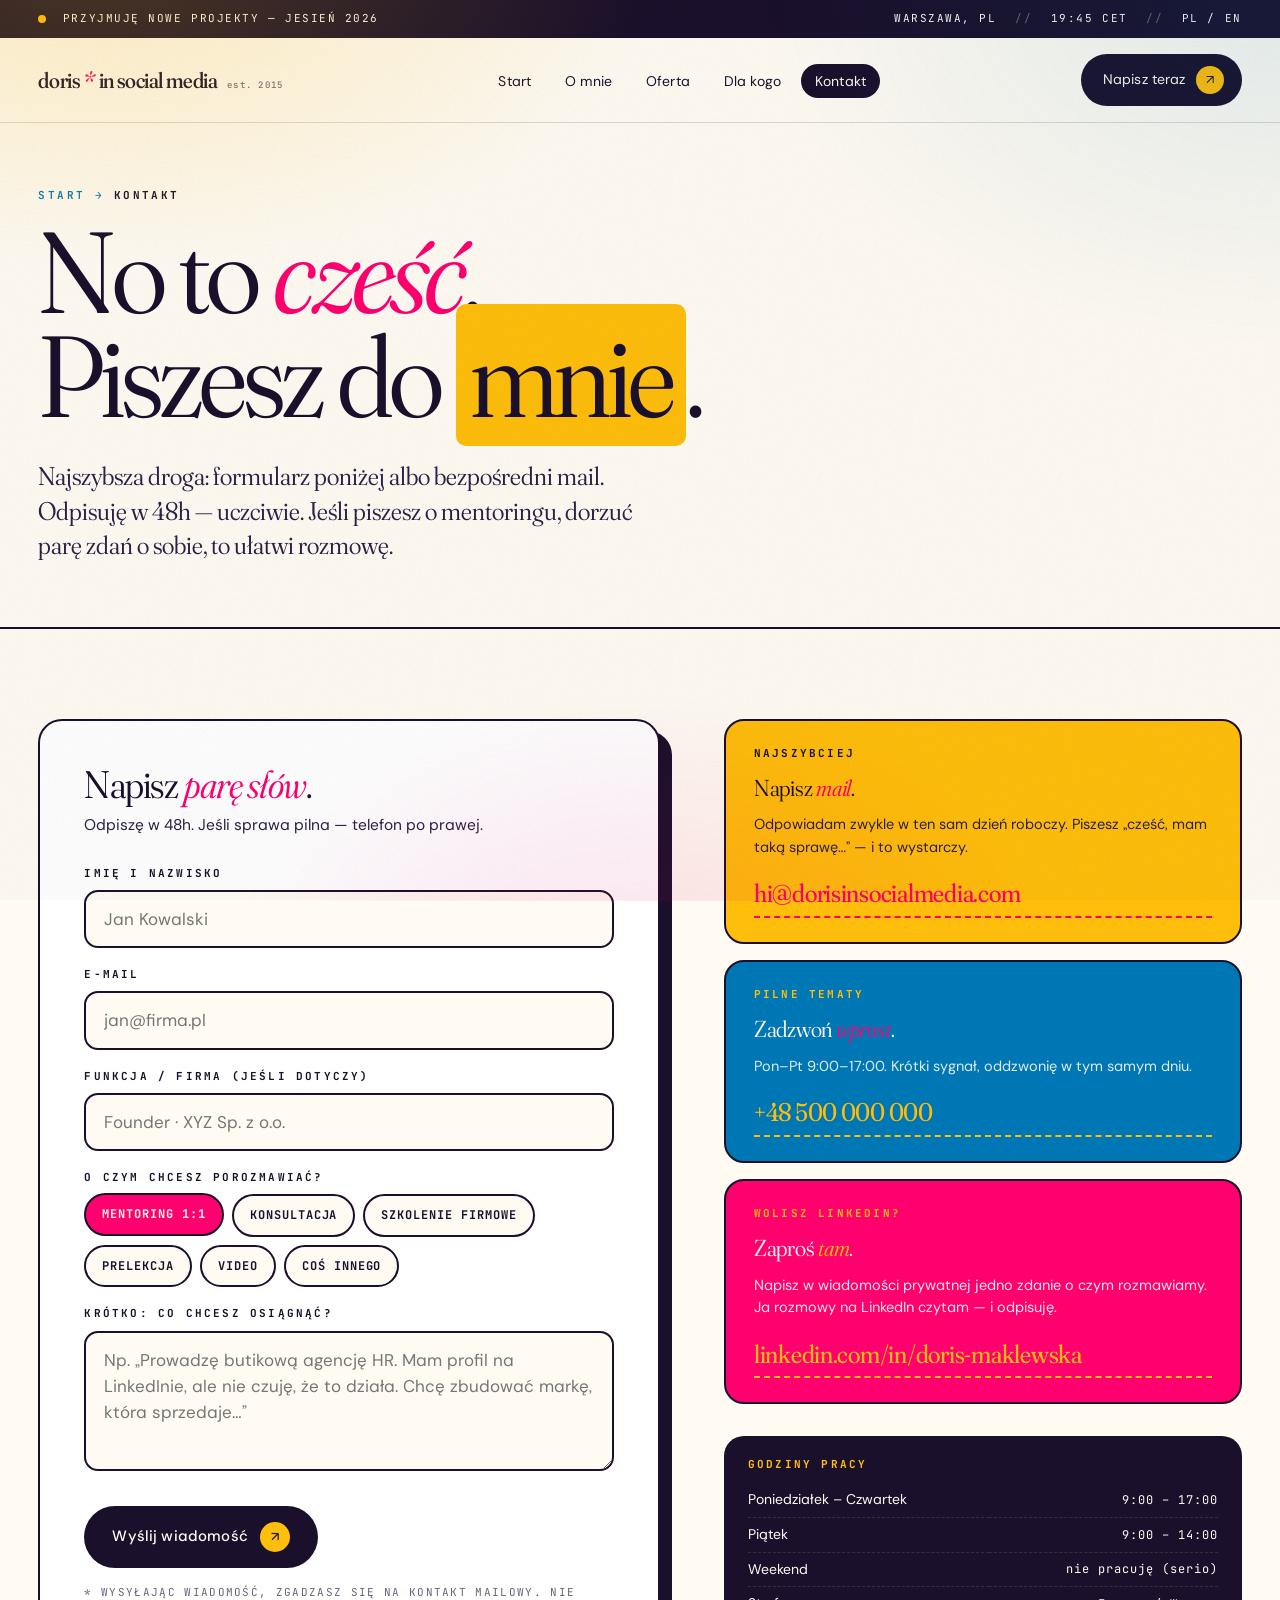
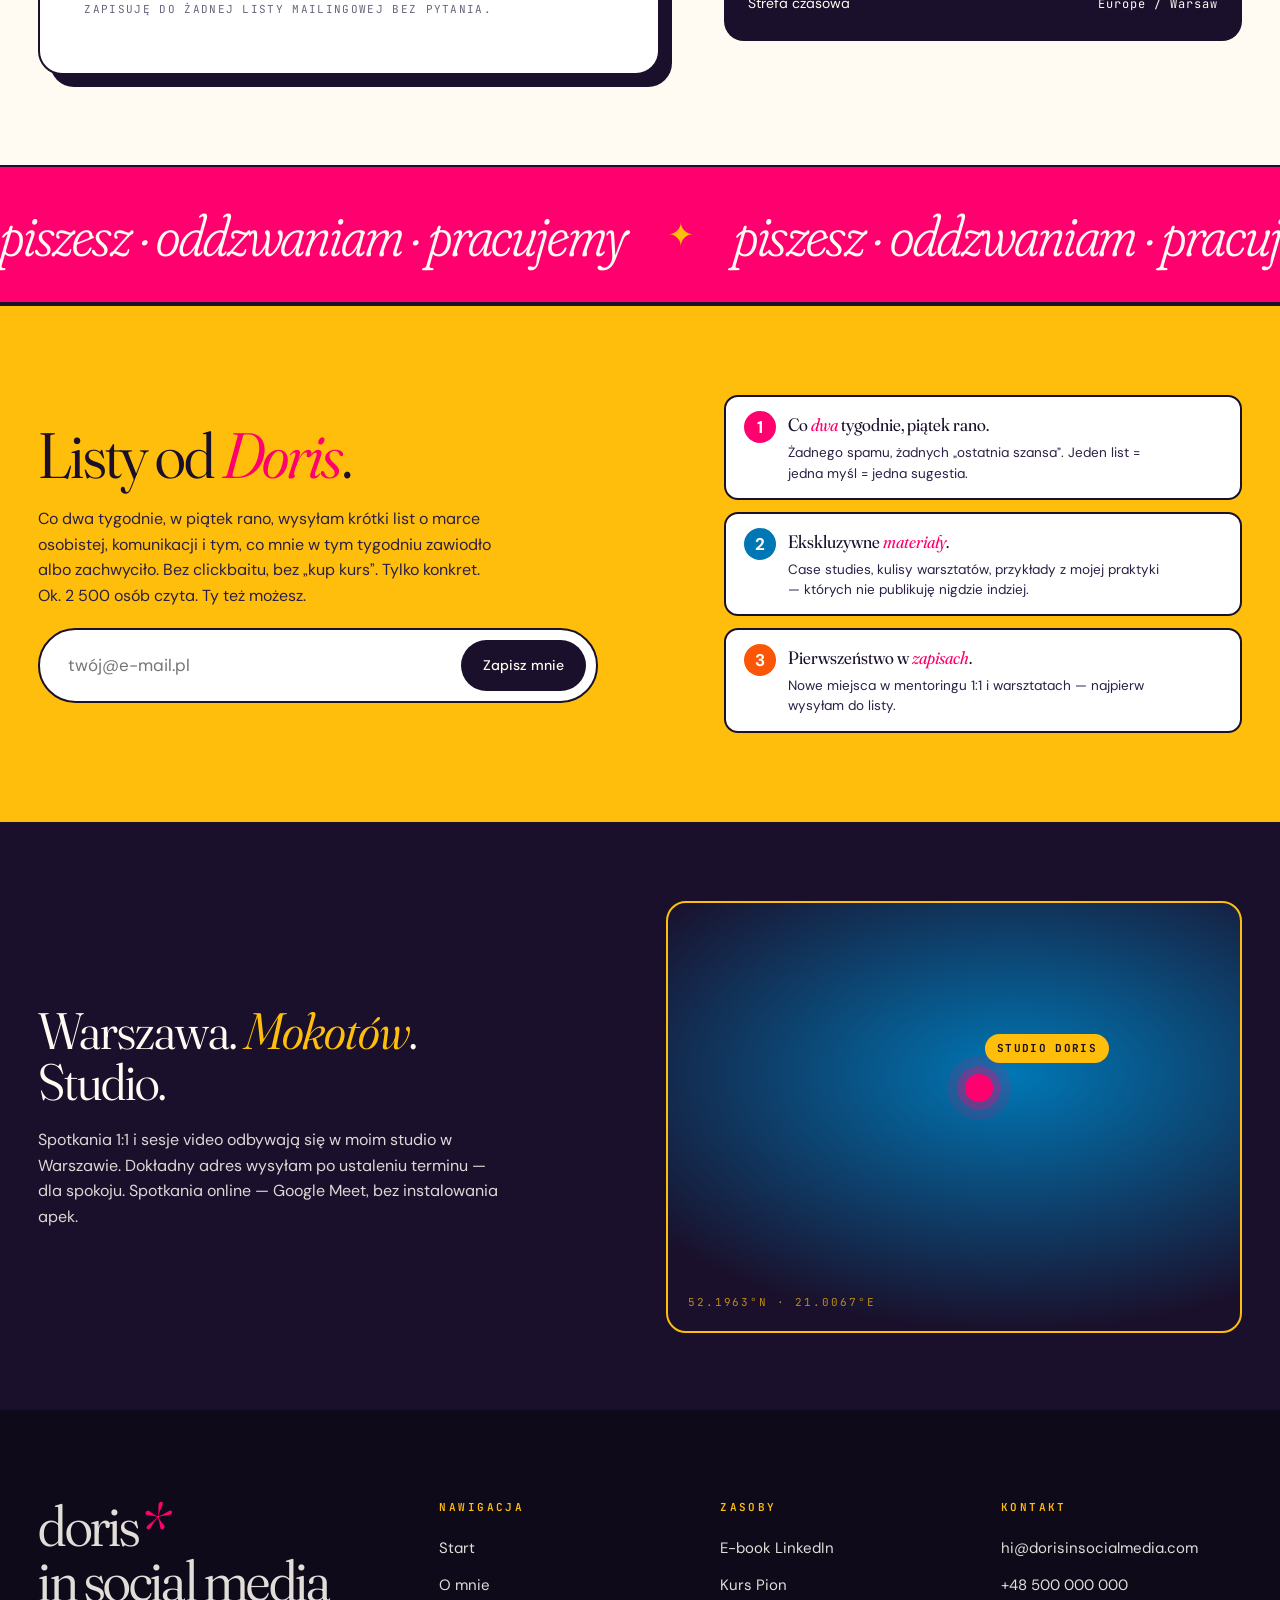
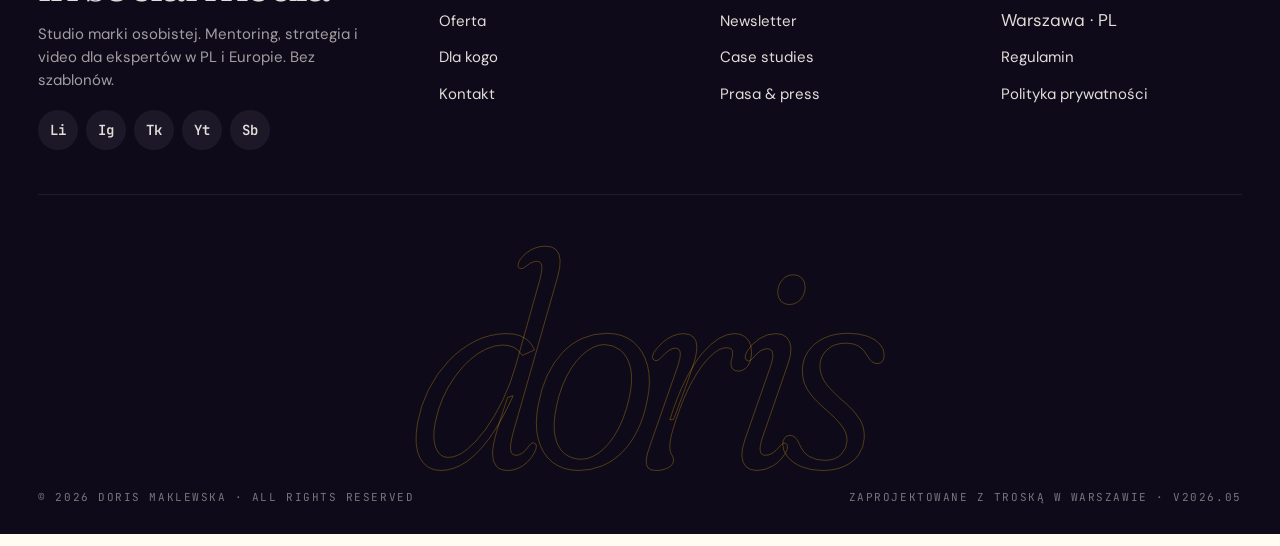
<file: kontakt.html>
<!doctype html>
<html lang="pl">
<head>
<meta charset="utf-8" />
<meta name="viewport" content="width=device-width, initial-scale=1" />
<title>Kontakt — Doris Maklewska</title>
<meta name="description" content="Napisz, zadzwoń albo umów 15 minut rozmowy. Studio Doris — Warszawa, PL." />

<link rel="preconnect" href="https://fonts.googleapis.com">
<link rel="preconnect" href="https://fonts.gstatic.com" crossorigin>
<link href="https://fonts.googleapis.com/css2?family=Fraunces:ital,opsz,wght,SOFT,WONK@0,9..144,300..900,0..100,0..1;1,9..144,300..900,0..100,0..1&family=DM+Sans:ital,opsz,wght@0,9..40,300..700;1,9..40,300..700&family=JetBrains+Mono:wght@400;600&display=swap" rel="stylesheet">
<link rel="stylesheet" href="styles.css">

<style>
.page-hero{
  padding: clamp(40px, 5vw, 80px) 0;
  position: relative;
  overflow: hidden;
}
.page-hero .breadcrumb{
  font-family: var(--f-mono); font-size: 11px; letter-spacing: .22em;
  text-transform: uppercase; color: var(--teal); font-weight: 600;
  margin-bottom: 16px;
}
.page-hero h1{
  font-family: var(--f-serif);
  font-weight: 350;
  font-size: clamp(56px, 9vw, 148px);
  line-height: 0.9;
  letter-spacing: -.035em;
  margin: 0;
  font-variation-settings: "opsz" 144, "SOFT" 40, "WONK" 1;
  max-width: 14ch;
}
.page-hero h1 em{ font-style: italic; color: var(--pink);}
.page-hero h1 u{
  text-decoration: none;
  background: var(--amber);
  padding: 0 .12em;
  border-radius: 10px;
}
.page-hero .lead{
  font-family: var(--f-serif);
  font-size: clamp(22px, 2vw, 30px);
  font-weight: 350;
  line-height: 1.35;
  max-width: 40ch;
  margin: 32px 0 0;
  font-variation-settings:"opsz" 120, "SOFT" 50;
  color: var(--plum-soft);
}

/* contact block */
.contact{
  border-top: 2px solid var(--plum);
  padding: clamp(60px, 7vw, 110px) 0;
  background: var(--paper);
}
.contact-grid{
  display:grid;
  grid-template-columns: 1.2fr 1fr;
  gap: clamp(32px, 5vw, 72px);
  align-items: start;
}

/* left: form */
.contact-form{
  background: var(--paper-2);
  border: 2px solid var(--plum);
  border-radius: 24px;
  padding: clamp(28px, 4vw, 44px);
  box-shadow: 12px 12px 0 var(--plum);
}
.contact-form h2{
  font-family: var(--f-serif);
  font-weight: 350;
  font-size: clamp(28px, 3vw, 42px);
  line-height: 1;
  letter-spacing: -.02em;
  margin: 0 0 10px;
  font-variation-settings:"opsz" 120, "SOFT" 40, "WONK" 1;
}
.contact-form h2 em{ font-style: italic; color: var(--pink);}
.contact-form p.k{
  font-size: 15.5px; color: var(--plum-soft); margin: 0 0 28px;
}

.contact-form label{
  display: block;
  font-family: var(--f-mono);
  font-size: 11px;
  letter-spacing: .2em;
  text-transform: uppercase;
  color: var(--plum);
  font-weight: 700;
  margin: 18px 0 8px;
}
.contact-form input,
.contact-form select,
.contact-form textarea{
  width: 100%;
  border: 2px solid var(--plum);
  background: var(--paper);
  border-radius: 14px;
  padding: 14px 18px;
  font: inherit;
  color: var(--plum);
  outline: none;
  transition: border-color .2s, background .2s;
}
.contact-form input:focus,
.contact-form select:focus,
.contact-form textarea:focus{
  border-color: var(--pink);
  background: #fff;
}
.contact-form textarea{ min-height: 140px; resize: vertical;}

.chip-group{
  display:flex; flex-wrap: wrap; gap: 8px;
}
.chip-group input[type="radio"]{ display: none;}
.chip-group label{
  margin: 0;
  padding: 10px 16px;
  border: 2px solid var(--plum);
  border-radius: 999px;
  background: var(--paper);
  cursor: pointer;
  letter-spacing: .08em;
  font-size: 12px;
  transition: background .2s, color .2s, transform .2s;
}
.chip-group input[type="radio"]:checked + label{
  background: var(--pink);
  color: var(--paper);
  transform: translateY(-1px);
}
.chip-group label:hover{ background: var(--amber);}

.contact-form .submit{
  margin-top: 28px;
  display: inline-flex; align-items: center; gap: 12px;
  background: var(--plum);
  color: var(--paper);
  padding: 16px 28px;
  border-radius: 999px;
  font-size: 15px;
  font-weight: 500;
  letter-spacing: .01em;
  transition: background .2s, transform .2s;
}
.contact-form .submit:hover{ background: var(--pink); transform: translateY(-1px);}
.contact-form .submit .a{
  width: 30px; height: 30px; border-radius: 50%;
  background: var(--amber); color: var(--plum);
  display: grid; place-items: center;
  font-size: 13px;
  transition: transform .3s;
}
.contact-form .submit:hover .a{ transform: rotate(-45deg);}

.fine{
  margin-top: 16px;
  font-family: var(--f-mono);
  font-size: 11px;
  letter-spacing: .12em;
  text-transform: uppercase;
  color: var(--plum-soft);
  opacity: .7;
}

/* right: direct contact cards */
.contact-cards{ display:flex; flex-direction: column; gap: 16px;}
.cc{
  padding: 24px 28px;
  border-radius: 20px;
  border: 2px solid var(--plum);
  display:flex; flex-direction: column; gap: 8px;
  transition: transform .3s, box-shadow .3s;
}
.cc:hover{ transform: translate(-2px, -2px); box-shadow: 6px 6px 0 var(--plum);}
.cc .lbl{
  font-family: var(--f-mono);
  font-size: 11px;
  letter-spacing: .2em;
  text-transform: uppercase;
  color: var(--teal);
  font-weight: 700;
}
.cc h3{
  font-family: var(--f-serif);
  font-weight: 350;
  font-size: clamp(20px, 1.8vw, 26px);
  margin: 0;
  font-variation-settings:"opsz" 120, "SOFT" 40, "WONK" 1;
  letter-spacing: -.01em;
}
.cc h3 em{ font-style: italic; color: var(--pink);}
.cc p{
  font-size: 14.5px; line-height: 1.55;
  color: var(--plum-soft);
  margin: 0 0 8px;
}
.cc a.big{
  display:inline-block;
  font-family: var(--f-serif);
  font-size: clamp(22px, 2vw, 28px);
  font-weight: 400;
  color: var(--pink);
  font-variation-settings:"opsz" 144, "SOFT" 60;
  letter-spacing: -.01em;
  border-bottom: 2px dashed var(--pink);
  padding-bottom: 2px;
}
.cc a.big:hover{ color: var(--plum); border-bottom-color: var(--plum);}

.cc.amber{ background: var(--amber);}
.cc.amber .lbl{ color: var(--plum);}
.cc.teal{ background: var(--teal); color: var(--paper);}
.cc.teal .lbl{ color: var(--amber);}
.cc.teal p{ color: color-mix(in srgb, var(--paper) 88%, transparent);}
.cc.teal a.big{ color: var(--amber); border-bottom-color: var(--amber);}
.cc.teal a.big:hover{ color: var(--paper); border-bottom-color: var(--paper);}
.cc.pink{ background: var(--pink); color: var(--paper);}
.cc.pink .lbl{ color: var(--amber);}
.cc.pink p{ color: color-mix(in srgb, var(--paper) 92%, transparent);}
.cc.pink h3 em{ color: var(--amber);}
.cc.pink a.big{ color: var(--amber); border-bottom-color: var(--amber);}

.contact-hours{
  margin-top: 16px;
  padding: 20px 24px;
  background: var(--plum);
  color: var(--paper);
  border-radius: 20px;
  display: flex; flex-direction: column; gap: 10px;
}
.contact-hours .lbl{
  font-family: var(--f-mono); font-size: 11px;
  letter-spacing: .2em; text-transform: uppercase;
  color: var(--amber); font-weight: 700;
}
.contact-hours table{
  width: 100%;
  border-collapse: collapse;
  font-size: 14px;
}
.contact-hours table td{
  padding: 6px 0;
  border-bottom: 1px dashed rgba(255,255,255,.12);
}
.contact-hours table td:last-child{ text-align: right; font-family: var(--f-mono); font-size: 12px; letter-spacing: .08em;}
.contact-hours table tr:last-child td{ border-bottom: 0;}

/* newsletter */
.newsletter{
  background: var(--amber);
  padding: clamp(60px, 7vw, 110px) 0;
  border-top: 2px solid var(--plum);
  border-bottom: 2px solid var(--plum);
}
.nl-grid{
  display:grid;
  grid-template-columns: 1.2fr 1fr;
  gap: clamp(32px, 5vw, 72px);
  align-items: center;
}
.nl-grid h2{
  font-family: var(--f-serif);
  font-weight: 350;
  font-size: clamp(40px, 5vw, 80px);
  line-height: .95;
  letter-spacing: -.03em;
  margin: 0;
  max-width: 16ch;
  color: var(--plum);
  font-variation-settings:"opsz" 144, "SOFT" 30, "WONK" 1;
}
.nl-grid h2 em{ font-style: italic; color: var(--pink);}
.nl-grid p{
  font-size: clamp(16px, 1.2vw, 19px);
  line-height: 1.6;
  color: var(--plum-soft);
  margin: 20px 0;
  max-width: 42ch;
}
.nl-form{
  display:flex; flex-wrap: wrap; gap: 10px;
  background: var(--paper-2);
  padding: 10px;
  border-radius: 999px;
  border: 2px solid var(--plum);
  max-width: 560px;
}
.nl-form input{
  flex: 1;
  border: 0; background: transparent;
  padding: 12px 18px;
  font: inherit;
  color: var(--plum);
  outline: none;
  min-width: 200px;
}
.nl-form button{
  background: var(--plum);
  color: var(--paper);
  padding: 12px 22px;
  border-radius: 999px;
  font-size: 14px;
  font-weight: 500;
  transition: background .2s;
}
.nl-form button:hover{ background: var(--pink);}

.nl-perks{
  display:flex; flex-direction: column; gap: 12px;
}
.nl-perk{
  display:flex; gap: 12px;
  align-items: flex-start;
  padding: 14px 18px;
  background: var(--paper-2);
  border-radius: 14px;
  border: 2px solid var(--plum);
}
.nl-perk .i{
  width: 32px; height: 32px;
  border-radius: 50%;
  background: var(--pink);
  color: var(--paper);
  display: grid; place-items: center;
  font-weight: 700;
  flex-shrink: 0;
}
.nl-perk:nth-child(2) .i{ background: var(--teal);}
.nl-perk:nth-child(3) .i{ background: var(--orange);}
.nl-perk h4{
  font-family: var(--f-serif);
  font-weight: 400;
  font-size: 18px;
  margin: 0 0 4px;
  font-variation-settings:"opsz" 120, "SOFT" 40, "WONK" 1;
}
.nl-perk h4 em{ font-style: italic; color: var(--pink);}
.nl-perk p{
  font-size: 13.5px;
  line-height: 1.5;
  color: var(--plum-soft);
  margin: 0;
}

/* map block */
.map-block{
  padding: clamp(48px, 6vw, 90px) 0;
  background: var(--plum);
  color: var(--paper);
  overflow: hidden;
}
.map-grid{
  display:grid;
  grid-template-columns: 1fr 1fr;
  gap: clamp(24px, 4vw, 60px);
  align-items: center;
}
.map-grid h2{
  font-family: var(--f-serif);
  font-weight: 350;
  font-size: clamp(34px, 4vw, 60px);
  line-height: 1;
  letter-spacing: -.02em;
  margin: 0;
  max-width: 16ch;
  font-variation-settings:"opsz" 144, "SOFT" 30, "WONK" 1;
}
.map-grid h2 em{ font-style: italic; color: var(--amber);}
.map-grid p{ font-size: 16px; line-height: 1.6; margin: 20px 0 0; max-width: 42ch; opacity: .85;}
.map-visual{
  aspect-ratio: 4/3;
  border-radius: 20px;
  overflow: hidden;
  position: relative;
  background:
    radial-gradient(80% 60% at 60% 40%, #0077B5 0%, #1A102B 100%);
  border: 2px solid var(--amber);
}
.map-pin{
  position: absolute;
  top: 40%; left: 52%;
  width: 28px; height: 28px;
  background: var(--pink);
  border-radius: 50%;
  box-shadow: 0 0 0 8px rgba(255,0,110,.3), 0 0 0 18px rgba(255,0,110,.12);
  animation: pulse-pin 2s ease-in-out infinite;
}
@keyframes pulse-pin{
  0%, 100%{ box-shadow: 0 0 0 8px rgba(255,0,110,.3), 0 0 0 18px rgba(255,0,110,.12);}
  50%{ box-shadow: 0 0 0 12px rgba(255,0,110,.4), 0 0 0 24px rgba(255,0,110,.18);}
}
.map-visual .label{
  position: absolute;
  top: calc(40% - 40px); left: calc(52% + 20px);
  background: var(--amber);
  color: var(--plum);
  padding: 6px 12px;
  border-radius: 999px;
  font-family: var(--f-mono);
  font-size: 11px;
  font-weight: 700;
  letter-spacing: .12em;
  text-transform: uppercase;
}
.map-visual .coord{
  position: absolute;
  bottom: 20px; left: 20px;
  font-family: var(--f-mono);
  font-size: 11px;
  letter-spacing: .18em;
  text-transform: uppercase;
  color: var(--amber);
  opacity: .7;
}

@media (max-width: 980px){
  .contact-grid{ grid-template-columns: 1fr;}
  .nl-grid{ grid-template-columns: 1fr;}
  .map-grid{ grid-template-columns: 1fr;}
}
</style>
</head>
<body>

<div class="topbar">
  <div class="wrap">
    <div><span class="dot"></span> Przyjmuję nowe projekty — jesień 2026</div>
    <div>
      <span>Warszawa, PL</span>
      <span class="sep">//</span>
      <span id="clock">—</span>
      <span class="sep">//</span>
      <span>PL / EN</span>
    </div>
  </div>
</div>

<header class="nav">
  <div class="wrap">
    <a href="index.html" class="brand">
      doris<b>*</b>in social media <sup>est. 2015</sup>
    </a>
    <nav>
      <ul>
        <li><a class="navlink" href="index.html">Start</a></li>
        <li><a class="navlink" href="o-mnie.html">O mnie</a></li>
        <li><a class="navlink" href="oferta.html">Oferta</a></li>
        <li><a class="navlink" href="wspolpraca.html">Dla kogo</a></li>
        <li><a class="navlink" href="kontakt.html">Kontakt</a></li>
      </ul>
    </nav>
    <a href="#form" class="cta">
      Napisz teraz <span class="arrow">↗</span>
    </a>
  </div>
</header>

<!-- ========== page hero ========== -->
<section class="page-hero">
  <div class="wrap">
    <div class="breadcrumb">Start → <b style="color:var(--plum)">Kontakt</b></div>
    <h1 data-reveal>No to <em>cześć</em>. <br>Piszesz do <u>mnie</u>.</h1>
    <p class="lead" data-reveal style="--delay:120ms">
      Najszybsza droga: formularz poniżej albo bezpośredni mail. Odpisuję w 48h — uczciwie.
      Jeśli piszesz o mentoringu, dorzuć parę zdań o sobie, to ułatwi rozmowę.
    </p>
  </div>
</section>

<!-- ========== contact ========== -->
<section class="contact" id="form">
  <div class="wrap">
    <div class="contact-grid">
      <!-- form -->
      <form class="contact-form" data-reveal
            onsubmit="event.preventDefault(); this.querySelector('.submit span').textContent='Dzięki! Odezwę się.'; this.querySelector('.submit').style.background='var(--pink)';">
        <h2>Napisz <em>parę słów</em>.</h2>
        <p class="k">Odpiszę w 48h. Jeśli sprawa pilna — telefon po prawej.</p>

        <label for="name">Imię i nazwisko</label>
        <input id="name" type="text" required placeholder="Jan Kowalski"/>

        <label for="email">E-mail</label>
        <input id="email" type="email" required placeholder="jan@firma.pl"/>

        <label for="role">Funkcja / firma (jeśli dotyczy)</label>
        <input id="role" type="text" placeholder="Founder · XYZ Sp. z o.o."/>

        <label>O czym chcesz porozmawiać?</label>
        <div class="chip-group">
          <input type="radio" name="topic" id="t1" value="mentoring" checked><label for="t1">Mentoring 1:1</label>
          <input type="radio" name="topic" id="t2" value="konsultacja"><label for="t2">Konsultacja</label>
          <input type="radio" name="topic" id="t3" value="szkolenie"><label for="t3">Szkolenie firmowe</label>
          <input type="radio" name="topic" id="t4" value="prelekcja"><label for="t4">Prelekcja</label>
          <input type="radio" name="topic" id="t5" value="video"><label for="t5">Video</label>
          <input type="radio" name="topic" id="t6" value="inne"><label for="t6">Coś innego</label>
        </div>

        <label for="msg">Krótko: co chcesz osiągnąć?</label>
        <textarea id="msg" required placeholder="Np. „Prowadzę butikową agencję HR. Mam profil na LinkedInie, ale nie czuję, że to działa. Chcę zbudować markę, która sprzedaje…”"></textarea>

        <button type="submit" class="submit">
          <span>Wyślij wiadomość</span>
          <span class="a">↗</span>
        </button>
        <p class="fine">
          * Wysyłając wiadomość, zgadzasz się na kontakt mailowy.
          Nie zapisuję do żadnej listy mailingowej bez pytania.
        </p>
      </form>

      <!-- direct cards -->
      <div class="contact-cards" data-reveal style="--delay:160ms">
        <div class="cc amber">
          <span class="lbl">Najszybciej</span>
          <h3>Napisz <em>mail</em>.</h3>
          <p>Odpowiadam zwykle w ten sam dzień roboczy. Piszesz „cześć, mam taką sprawę…” — i to wystarczy.</p>
          <a class="big" href="mailto:hi@dorisinsocialmedia.com">hi@dorisinsocialmedia.com</a>
        </div>

        <div class="cc teal">
          <span class="lbl">Pilne tematy</span>
          <h3>Zadzwoń <em>wprost</em>.</h3>
          <p>Pon–Pt 9:00–17:00. Krótki sygnał, oddzwonię w tym samym dniu.</p>
          <a class="big" href="tel:+48500000000">+48 500 000 000</a>
        </div>

        <div class="cc pink">
          <span class="lbl">Wolisz LinkedIn?</span>
          <h3>Zaproś <em>tam</em>.</h3>
          <p>Napisz w wiadomości prywatnej jedno zdanie o czym rozmawiamy. Ja rozmowy na LinkedIn czytam — i odpisuję.</p>
          <a class="big" href="#">linkedin.com/in/doris-maklewska</a>
        </div>

        <div class="contact-hours">
          <span class="lbl">Godziny pracy</span>
          <table>
            <tr><td>Poniedziałek – Czwartek</td><td>9:00 – 17:00</td></tr>
            <tr><td>Piątek</td><td>9:00 – 14:00</td></tr>
            <tr><td>Weekend</td><td>nie pracuję (serio)</td></tr>
            <tr><td>Strefa czasowa</td><td>Europe / Warsaw</td></tr>
          </table>
        </div>
      </div>
    </div>
  </div>
</section>

<!-- ========== marquee ========== -->
<div class="marquee pink" aria-hidden="true">
  <div class="marquee-track">
    <span>piszesz · oddzwaniam · pracujemy <span class="star">✦</span> piszesz · oddzwaniam · pracujemy <span class="star">✦</span></span>
    <span>piszesz · oddzwaniam · pracujemy <span class="star">✦</span> piszesz · oddzwaniam · pracujemy <span class="star">✦</span></span>
  </div>
</div>

<!-- ========== newsletter ========== -->
<section class="newsletter" id="newsletter">
  <div class="wrap">
    <div class="nl-grid">
      <div data-reveal>
        <h2>Listy od <em>Doris</em>.</h2>
        <p>
          Co dwa tygodnie, w piątek rano, wysyłam krótki list o marce osobistej, komunikacji
          i tym, co mnie w tym tygodniu zawiodło albo zachwyciło. Bez clickbaitu, bez „kup kurs”.
          Tylko konkret. Ok. 2 500 osób czyta. Ty też możesz.
        </p>
        <form class="nl-form" onsubmit="event.preventDefault(); this.querySelector('button').textContent='Zapisana!';">
          <input type="email" required placeholder="twój@e-mail.pl" aria-label="Email"/>
          <button type="submit">Zapisz mnie</button>
        </form>
      </div>

      <div class="nl-perks" data-reveal style="--delay:160ms">
        <div class="nl-perk">
          <div class="i">1</div>
          <div>
            <h4>Co <em>dwa</em> tygodnie, piątek rano.</h4>
            <p>Żadnego spamu, żadnych „ostatnia szansa”. Jeden list = jedna myśl = jedna sugestia.</p>
          </div>
        </div>
        <div class="nl-perk">
          <div class="i">2</div>
          <div>
            <h4>Ekskluzywne <em>materiały</em>.</h4>
            <p>Case studies, kulisy warsztatów, przykłady z mojej praktyki — których nie publikuję nigdzie indziej.</p>
          </div>
        </div>
        <div class="nl-perk">
          <div class="i">3</div>
          <div>
            <h4>Pierwszeństwo w <em>zapisach</em>.</h4>
            <p>Nowe miejsca w mentoringu 1:1 i warsztatach — najpierw wysyłam do listy.</p>
          </div>
        </div>
      </div>
    </div>
  </div>
</section>

<!-- ========== map ========== -->
<section class="map-block">
  <div class="wrap">
    <div class="map-grid">
      <div data-reveal>
        <h2>Warszawa. <em>Mokotów</em>. Studio.</h2>
        <p>
          Spotkania 1:1 i sesje video odbywają się w moim studio w Warszawie.
          Dokładny adres wysyłam po ustaleniu terminu — dla spokoju.
          Spotkania online — Google Meet, bez instalowania apek.
        </p>
      </div>
      <div class="map-visual" data-reveal style="--delay:160ms">
        <div class="map-pin"></div>
        <div class="label">Studio Doris</div>
        <div class="coord">52.1963°N · 21.0067°E</div>
      </div>
    </div>
  </div>
</section>

<footer>
  <div class="wrap">
    <div class="foot-grid">
      <div>
        <div class="foot-brand">doris<em>*</em><br>in social media</div>
        <p class="foot-about">Studio marki osobistej. Mentoring, strategia i video dla ekspertów w PL i Europie. Bez szablonów.</p>
        <div class="socials">
          <a href="#" aria-label="LinkedIn">Li</a>
          <a href="#" aria-label="Instagram">Ig</a>
          <a href="#" aria-label="TikTok">Tk</a>
          <a href="#" aria-label="YouTube">Yt</a>
          <a href="#" aria-label="Substack">Sb</a>
        </div>
      </div>
      <div>
        <h4>Nawigacja</h4>
        <ul>
          <li><a href="index.html">Start</a></li>
          <li><a href="o-mnie.html">O mnie</a></li>
          <li><a href="oferta.html">Oferta</a></li>
          <li><a href="wspolpraca.html">Dla kogo</a></li>
          <li><a href="kontakt.html">Kontakt</a></li>
        </ul>
      </div>
      <div>
        <h4>Zasoby</h4>
        <ul>
          <li><a href="oferta.html#ebook">E-book LinkedIn</a></li>
          <li><a href="oferta.html#kurs">Kurs Pion</a></li>
          <li><a href="kontakt.html#newsletter">Newsletter</a></li>
          <li><a href="#">Case studies</a></li>
          <li><a href="#">Prasa &amp; press</a></li>
        </ul>
      </div>
      <div>
        <h4>Kontakt</h4>
        <ul>
          <li><a href="mailto:hi@dorisinsocialmedia.com">hi@dorisinsocialmedia.com</a></li>
          <li><a href="tel:+48500000000">+48 500 000 000</a></li>
          <li>Warszawa · PL</li>
          <li><a href="#">Regulamin</a></li>
          <li><a href="#">Polityka prywatności</a></li>
        </ul>
      </div>
    </div>
    <div class="footermark">doris</div>
    <div class="colophon">
      <span>© 2026 Doris Maklewska · All rights reserved</span>
      <span>Zaprojektowane z troską w Warszawie · v2026.05</span>
    </div>
  </div>
</footer>

<script src="app.js"></script>
</body>
</html>
</file>
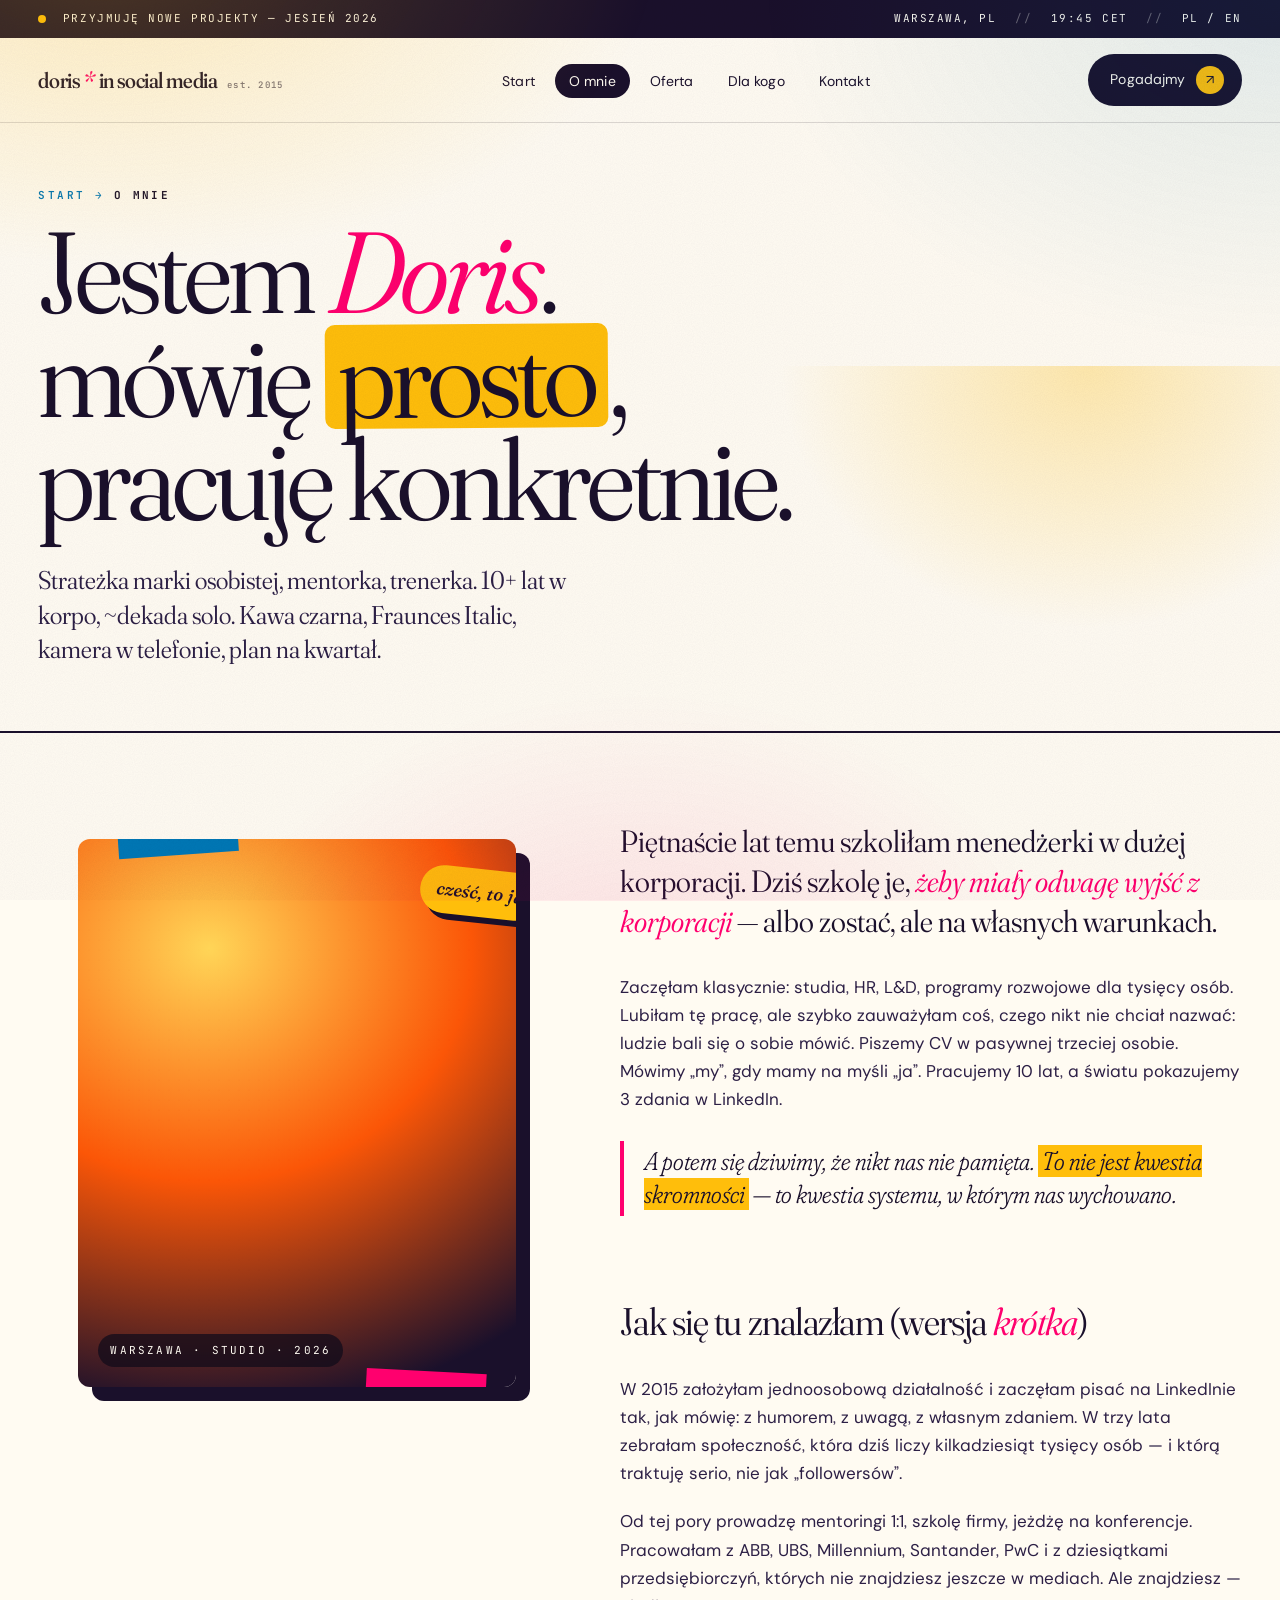
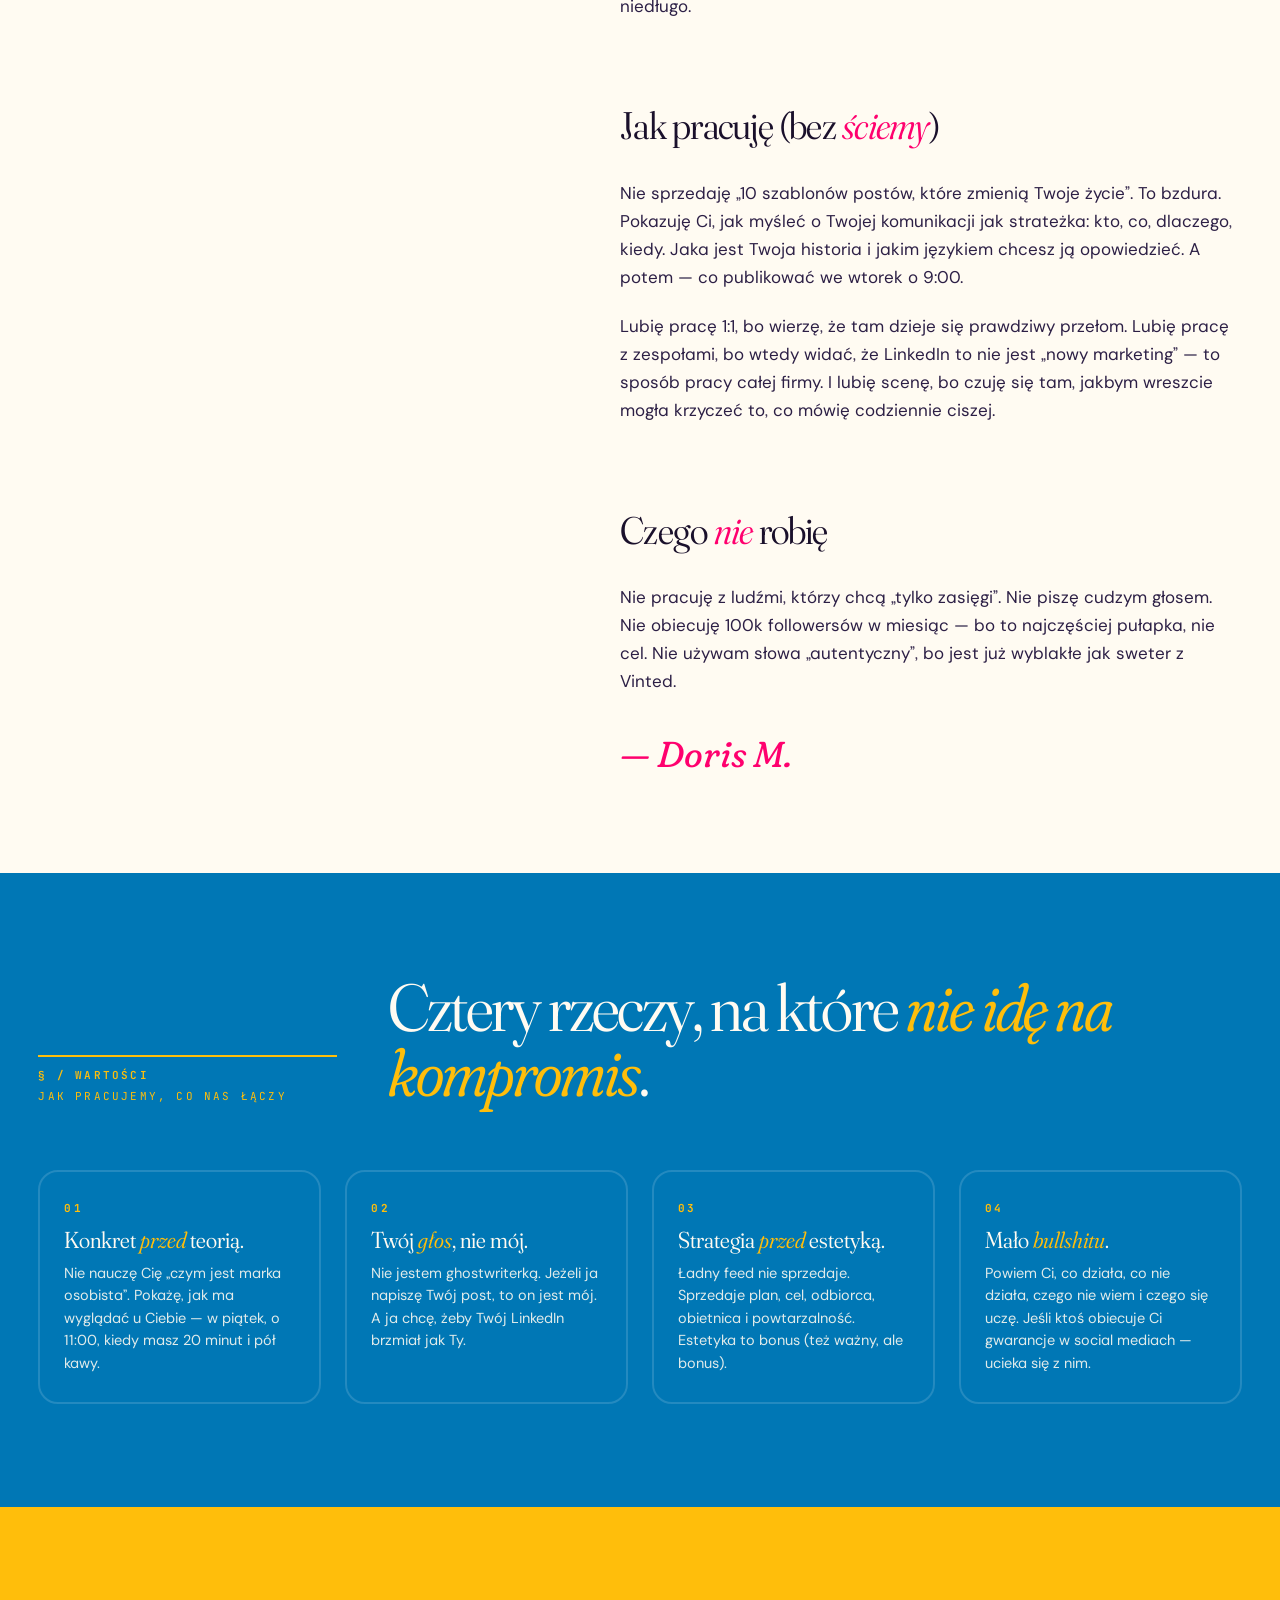
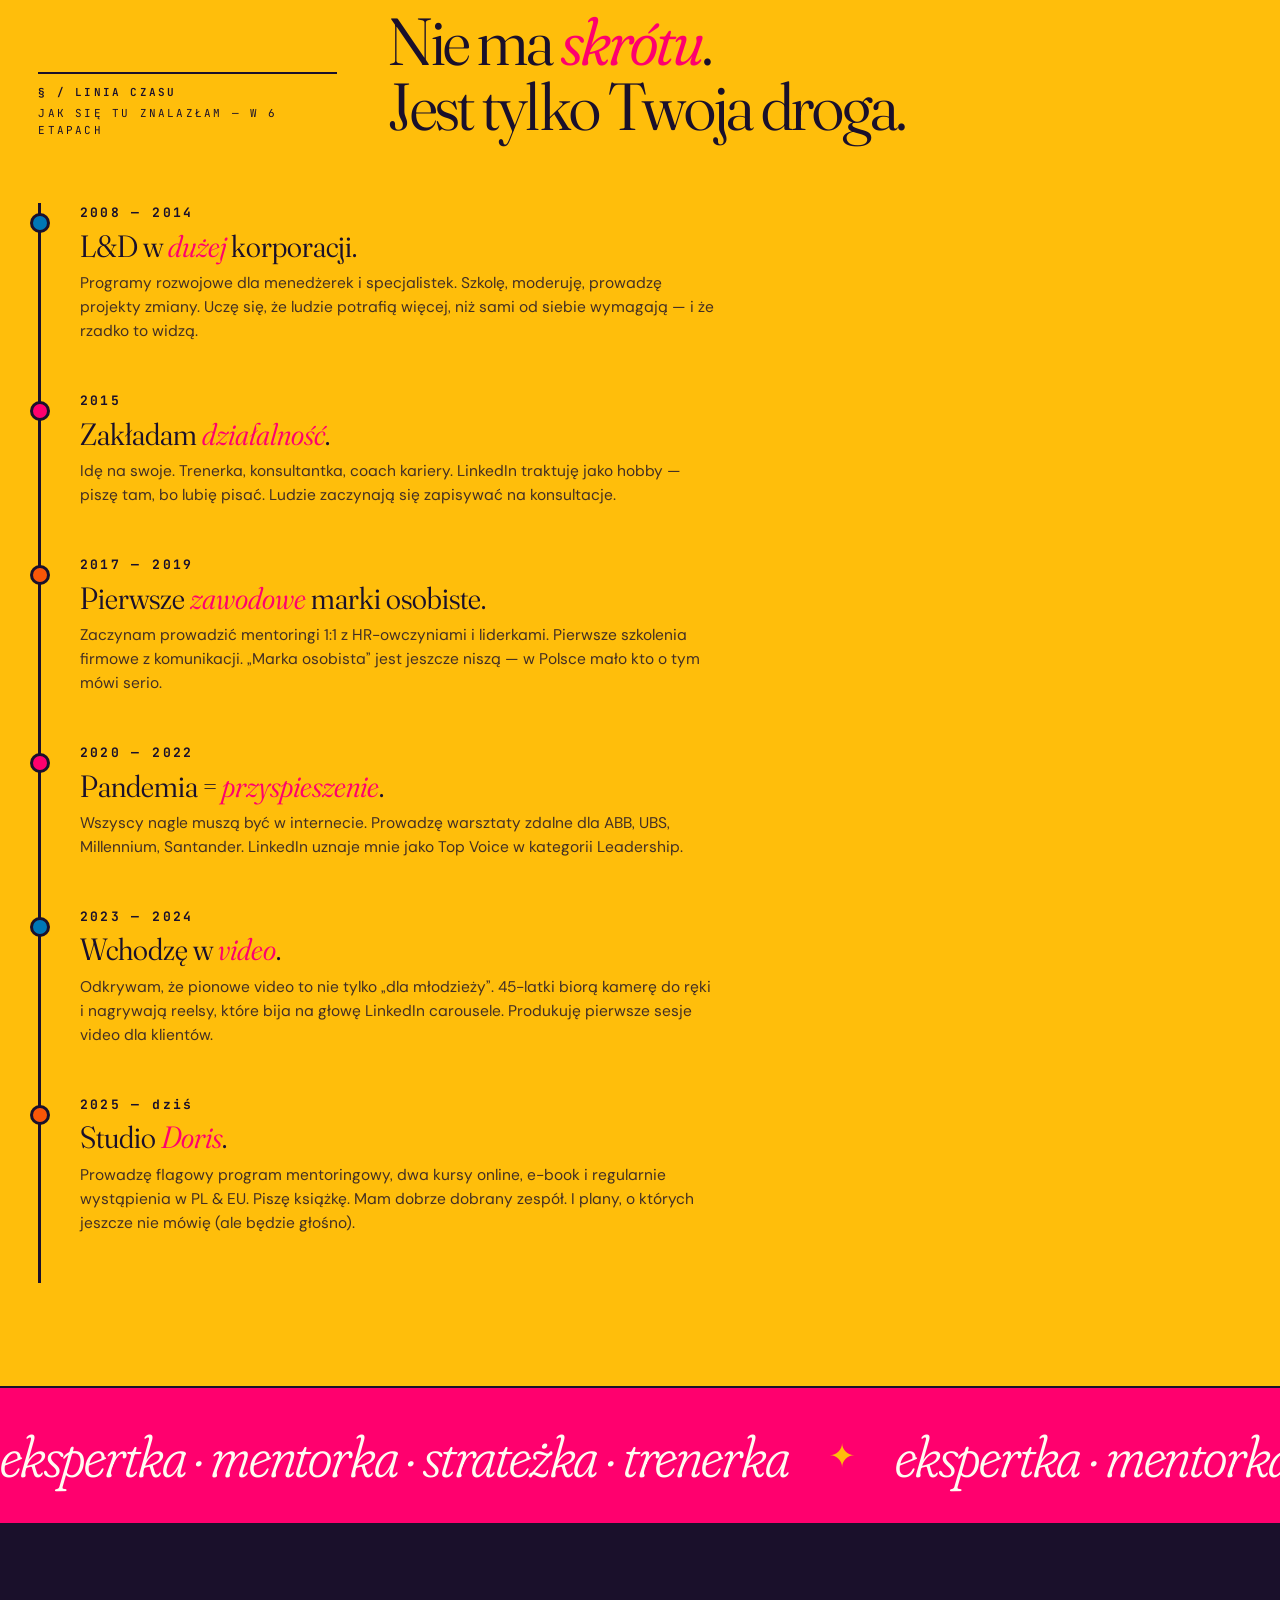
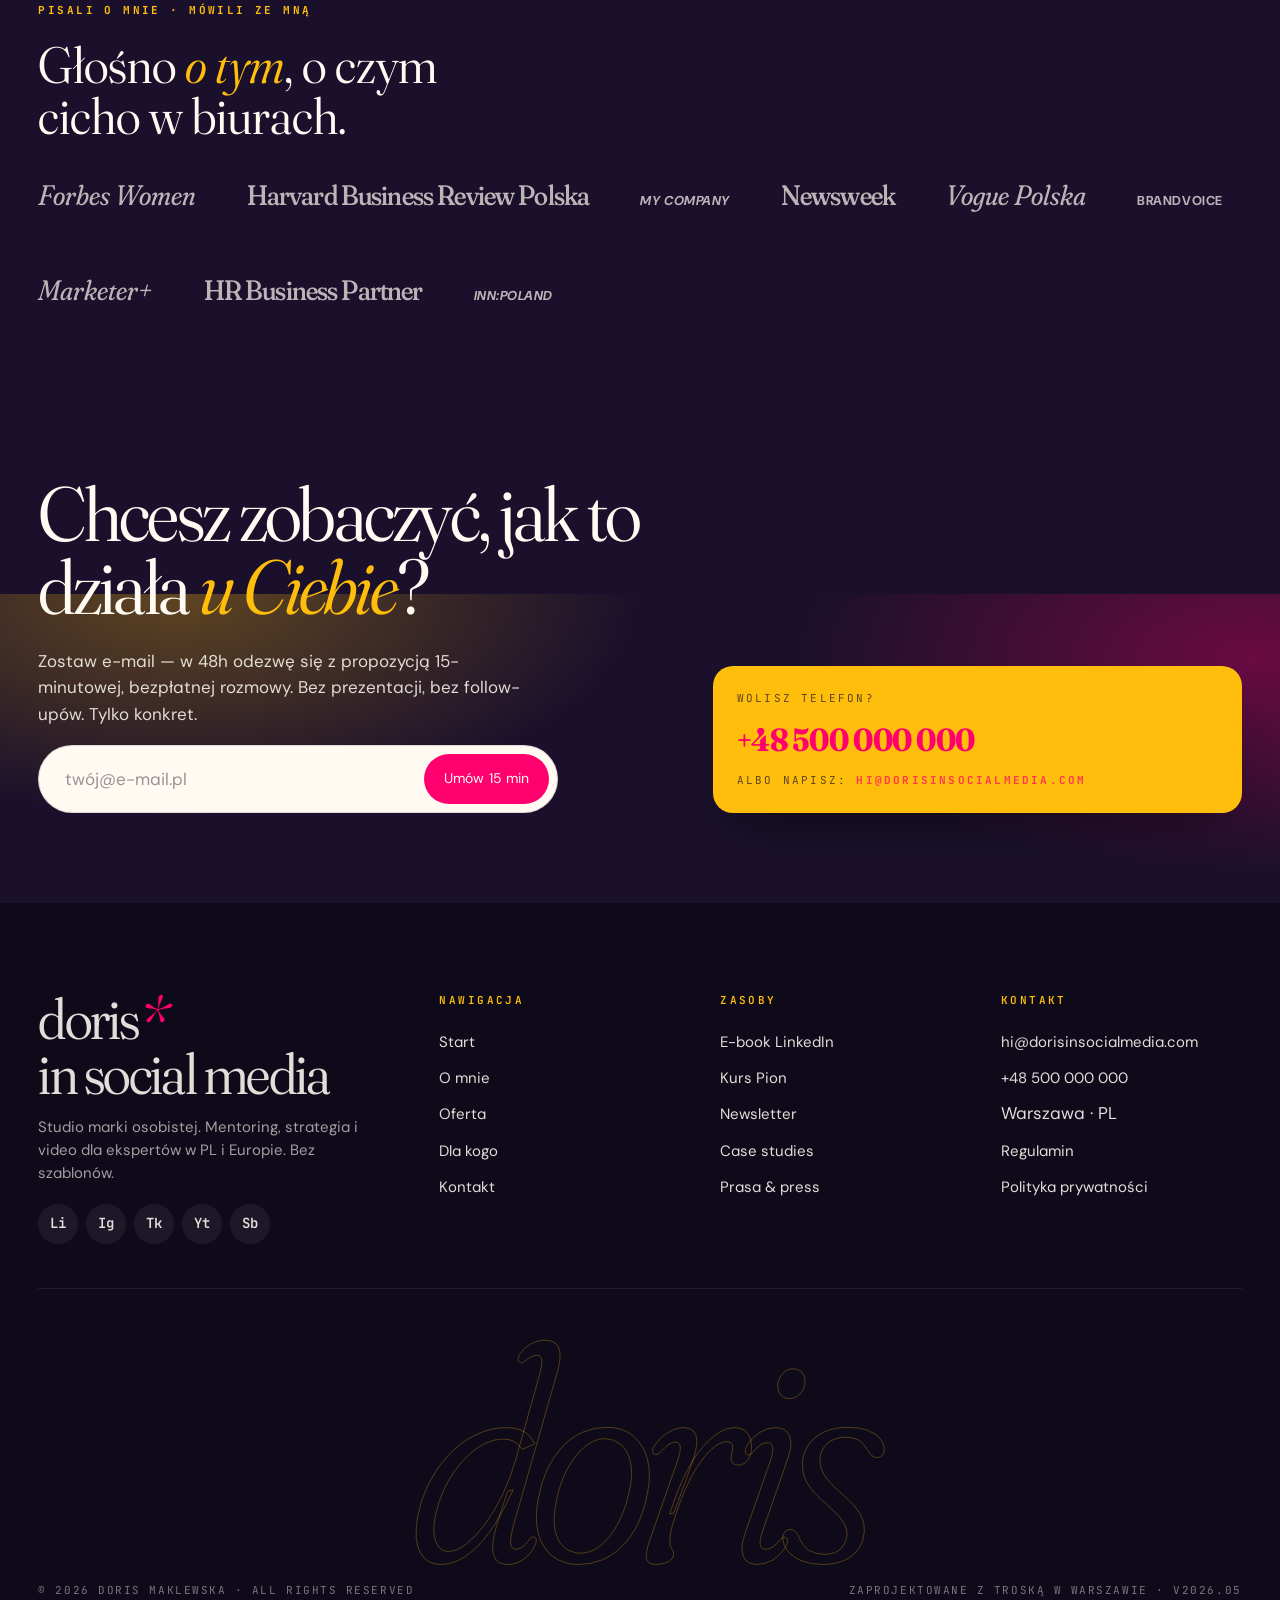
<file: o-mnie.html>
<!doctype html>
<html lang="pl">
<head>
<meta charset="utf-8" />
<meta name="viewport" content="width=device-width, initial-scale=1" />
<title>O mnie — Doris Maklewska</title>
<meta name="description" content="Doris Maklewska — kim jestem, dlaczego pomagam budować marki osobiste, i czemu nie lubię słowa „autentyczny”." />

<link rel="preconnect" href="https://fonts.googleapis.com">
<link rel="preconnect" href="https://fonts.gstatic.com" crossorigin>
<link href="https://fonts.googleapis.com/css2?family=Fraunces:ital,opsz,wght,SOFT,WONK@0,9..144,300..900,0..100,0..1;1,9..144,300..900,0..100,0..1&family=DM+Sans:ital,opsz,wght@0,9..40,300..700;1,9..40,300..700&family=JetBrains+Mono:wght@400;600&display=swap" rel="stylesheet">
<link rel="stylesheet" href="styles.css">

<style>
/* ============ page hero ============ */
.page-hero{
  padding: clamp(40px, 5vw, 80px) 0 clamp(40px, 5vw, 80px);
  position: relative;
  overflow: hidden;
}
.page-hero::before{
  content:"";
  position:absolute; inset:auto -5% -60% 45%;
  width: 80%; height: 120%;
  background: radial-gradient(50% 60% at 50% 0%, rgba(255,190,11,.3), transparent 60%);
  pointer-events:none;
}
.page-hero .wrap{ position:relative; z-index:1;}
.page-hero .breadcrumb{
  font-family: var(--f-mono); font-size: 11px; letter-spacing: .22em;
  text-transform: uppercase; color: var(--teal); font-weight: 600;
  margin-bottom: 16px;
}
.page-hero h1{
  font-family: var(--f-serif);
  font-weight: 350;
  font-size: clamp(56px, 9vw, 148px);
  line-height: 0.9;
  letter-spacing: -.035em;
  margin: 0;
  font-variation-settings: "opsz" 144, "SOFT" 40, "WONK" 1;
}
.page-hero h1 em{ font-style: italic; color: var(--pink);}
.page-hero h1 u{
  text-decoration: none;
  background: var(--amber);
  padding: 0 .12em;
  border-radius: 10px;
  display: inline-block;
  transform: rotate(-.4deg);
}
.page-hero .lead{
  font-family: var(--f-serif);
  font-size: clamp(22px, 2vw, 30px);
  font-weight: 350;
  line-height: 1.35;
  max-width: 36ch;
  margin: 32px 0 0;
  font-variation-settings:"opsz" 120, "SOFT" 50;
  color: var(--plum-soft);
}

/* ============ bio grid ============ */
.bio{ padding: clamp(60px, 7vw, 110px) 0; border-top: 2px solid var(--plum);}
.bio-grid{
  display:grid;
  grid-template-columns: 1fr 1.2fr;
  gap: clamp(32px, 5vw, 80px);
  align-items: start;
}
.bio-media{
  position: relative;
  aspect-ratio: 4/5;
  border-radius: 12px;
  overflow:hidden;
  background:
    radial-gradient(120% 85% at 30% 20%, #FFD557 0%, #FB5607 50%, #1A102B 100%);
  box-shadow: 14px 14px 0 var(--plum);
  position: sticky; top: 100px;
}
.bio-media::after{
  content:"";
  position:absolute; inset:0;
  background: url("data:image/svg+xml;utf8,<svg xmlns='http://www.w3.org/2000/svg' width='10' height='10'><circle cx='1' cy='1' r='.6' fill='%230E0A1A22'/></svg>");
  mix-blend-mode: overlay;
}
.bio-media .caption{
  position:absolute; left: 20px; bottom: 20px;
  font-family: var(--f-mono); font-size: 11px; letter-spacing: .2em;
  text-transform: uppercase;
  color: var(--paper); background: rgba(14,10,26,.7);
  padding: 8px 12px; border-radius: 999px;
  backdrop-filter: blur(6px);
}
.bio-media .tape{
  position:absolute; top: -14px; left: 40px;
  width: 120px; height: 30px;
  background: var(--teal);
  transform: rotate(-4deg);
}
.bio-media .tape.r{ left:auto; right:30px; top:auto; bottom:-14px; transform: rotate(3deg); background: var(--pink);}
.bio-media .sticker-float{
  position:absolute; top: 30px; right: -24px;
  background: var(--amber);
  color: var(--plum);
  padding: 10px 16px;
  font-family: var(--f-serif);
  font-style: italic;
  font-size: 18px;
  border-radius: 999px;
  transform: rotate(6deg);
  box-shadow: 6px 6px 0 var(--plum);
  font-weight: 500;
}

.bio-text p{
  font-size: clamp(17px, 1.2vw, 19px);
  line-height: 1.65;
  color: var(--plum-soft);
  margin: 0 0 1.2em;
}
.bio-text p.lead{
  font-family: var(--f-serif);
  font-size: clamp(24px, 2.4vw, 34px);
  font-weight: 350;
  line-height: 1.3;
  color: var(--plum);
  margin-bottom: 1em;
  font-variation-settings:"opsz" 120, "SOFT" 40, "WONK" 1;
}
.bio-text p.lead em{ font-style: italic; color: var(--pink);}
.bio-text h2{
  font-family: var(--f-serif);
  font-size: clamp(28px, 3vw, 42px);
  font-weight: 350;
  letter-spacing: -.02em;
  margin: 2em 0 .6em;
  font-variation-settings:"opsz" 120, "SOFT" 30, "WONK" 1;
}
.bio-text h2 em{ font-style: italic; color: var(--pink);}
.bio-text .pullquote{
  font-family: var(--f-serif);
  font-style: italic;
  font-size: clamp(22px, 2vw, 28px);
  font-weight: 300;
  line-height: 1.3;
  color: var(--plum);
  border-left: 4px solid var(--pink);
  padding: 4px 0 4px 20px;
  margin: 28px 0;
  font-variation-settings:"opsz" 120, "SOFT" 100, "WONK" 1;
}
.bio-text .pullquote u{
  text-decoration: none; background: var(--amber); padding: 0 4px;
}
.sig{
  margin-top: 32px;
  display:flex; align-items:center; gap:14px;
  font-family: var(--f-serif);
  font-style: italic;
  font-size: 36px;
  color: var(--pink);
  font-variation-settings:"SOFT" 100, "WONK" 1;
}

/* ============ values ============ */
.values{ background: var(--teal); color: var(--paper);}
.values .sec-id{ border-top-color: var(--amber); color: var(--amber);}
.values .sec-id b{ color: var(--amber);}
.values .sec-title{ color: var(--paper);}
.values .sec-title em{ color: var(--amber);}

.value-grid{
  display:grid;
  grid-template-columns: repeat(4, 1fr);
  gap: clamp(16px, 2vw, 24px);
}
.value{
  padding: 28px 24px;
  border: 2px solid rgba(255,255,255,.14);
  border-radius: 20px;
  display:flex; flex-direction:column; gap:10px;
  transition: background .2s, border-color .2s, transform .2s;
}
.value:hover{ background: rgba(255,190,11,.08); border-color: var(--amber); transform: translateY(-4px);}
.value .num{
  font-family: var(--f-mono);
  font-size: 11px;
  letter-spacing: .22em;
  color: var(--amber);
  font-weight: 700;
}
.value h3{
  font-family: var(--f-serif);
  font-weight: 350;
  font-size: clamp(22px, 1.8vw, 28px);
  line-height: 1.1;
  margin: 0;
  font-variation-settings:"opsz" 120, "SOFT" 50, "WONK" 1;
}
.value h3 em{ font-style: italic; color: var(--amber);}
.value p{ font-size: 14.5px; line-height: 1.55; opacity: .88; margin: 0;}

/* ============ timeline ============ */
.timeline{ padding: clamp(72px, 8vw, 130px) 0; background: var(--amber);}
.timeline .sec-id{ border-top-color: var(--plum); color: var(--plum);}
.timeline .sec-id b{ color: var(--plum);}
.timeline .sec-title em{ color: var(--pink);}

.tl{
  display:flex; flex-direction:column; gap: 0;
  border-left: 3px solid var(--plum);
  margin-top: 40px;
  padding-left: clamp(20px, 3vw, 40px);
}
.tl-item{
  position: relative;
  padding: 0 0 clamp(32px, 4vw, 48px);
}
.tl-item::before{
  content:"";
  position:absolute;
  left: calc(-1*(clamp(20px, 3vw, 40px) + 11px));
  top: 10px;
  width: 20px; height: 20px;
  border-radius: 50%;
  background: var(--pink);
  border: 3px solid var(--plum);
}
.tl-item:nth-child(odd)::before{ background: var(--teal); }
.tl-item:nth-child(3n)::before{ background: var(--orange); }
.tl-item .year{
  font-family: var(--f-mono);
  font-size: 13px;
  letter-spacing: .18em;
  color: var(--plum);
  font-weight: 700;
  margin-bottom: 6px;
}
.tl-item h3{
  font-family: var(--f-serif);
  font-weight: 350;
  font-size: clamp(24px, 2.4vw, 36px);
  line-height: 1.1;
  margin: 0 0 8px;
  color: var(--plum);
  font-variation-settings:"opsz" 120, "SOFT" 40, "WONK" 1;
}
.tl-item h3 em{ font-style: italic; color: var(--pink);}
.tl-item p{
  font-size: 15.5px; line-height: 1.55; color: var(--plum); opacity: .82;
  max-width: 58ch; margin: 0;
}

/* ============ press ============ */
.press{ padding: clamp(48px, 6vw, 90px) 0; background: var(--plum); color: var(--paper);}
.press .lbl{
  font-family: var(--f-mono); font-size: 11px; letter-spacing: .22em;
  text-transform: uppercase; color: var(--amber); font-weight: 700;
  margin-bottom: 20px;
}
.press h2{
  font-family: var(--f-serif);
  font-weight: 350;
  font-size: clamp(32px, 4vw, 56px);
  line-height: 1;
  margin: 0 0 32px;
  max-width: 16ch;
  font-variation-settings:"opsz" 144, "SOFT" 30, "WONK" 1;
}
.press h2 em{ font-style: italic; color: var(--amber);}
.press-row{
  display:flex; flex-wrap:wrap; gap: clamp(24px, 4vw, 60px);
  align-items: baseline;
}
.press-row span{
  font-family: var(--f-serif); font-style: italic; font-size: clamp(22px, 2.2vw, 36px);
  color: var(--paper); opacity: .7;
  font-variation-settings:"opsz" 144, "SOFT" 80;
  transition: color .2s, opacity .2s;
}
.press-row span:nth-child(2n){ font-style: normal; font-weight: 500; letter-spacing: -.03em;}
.press-row span:nth-child(3n){ font-family: var(--f-sans); text-transform: uppercase; font-weight: 700; letter-spacing: .04em; font-size: .76em;}
.press-row span:hover{ color: var(--amber); opacity: 1;}

/* responsive */
@media (max-width: 980px){
  .bio-grid{ grid-template-columns: 1fr;}
  .bio-media{ position: static;}
  .value-grid{ grid-template-columns: repeat(2,1fr);}
}
</style>
</head>
<body>

<div class="topbar">
  <div class="wrap">
    <div><span class="dot"></span> Przyjmuję nowe projekty — jesień 2026</div>
    <div>
      <span>Warszawa, PL</span>
      <span class="sep">//</span>
      <span id="clock">—</span>
      <span class="sep">//</span>
      <span>PL / EN</span>
    </div>
  </div>
</div>

<header class="nav">
  <div class="wrap">
    <a href="index.html" class="brand">
      doris<b>*</b>in social media <sup>est. 2015</sup>
    </a>
    <nav>
      <ul>
        <li><a class="navlink" href="index.html">Start</a></li>
        <li><a class="navlink" href="o-mnie.html">O mnie</a></li>
        <li><a class="navlink" href="oferta.html">Oferta</a></li>
        <li><a class="navlink" href="wspolpraca.html">Dla kogo</a></li>
        <li><a class="navlink" href="kontakt.html">Kontakt</a></li>
      </ul>
    </nav>
    <a href="kontakt.html" class="cta">
      Pogadajmy <span class="arrow">↗</span>
    </a>
  </div>
</header>

<!-- ========== page hero ========== -->
<section class="page-hero">
  <div class="wrap">
    <div class="breadcrumb">Start → <b style="color:var(--plum)">O mnie</b></div>
    <h1 data-reveal>
      Jestem <em>Doris</em>. <br>
      mówię <u>prosto</u>, <br>
      pracuję konkretnie.
    </h1>
    <p class="lead" data-reveal style="--delay:140ms">
      Strateżka marki osobistej, mentorka, trenerka. 10+ lat w korpo, ~dekada solo.
      Kawa czarna, Fraunces Italic, kamera w telefonie, plan na kwartał.
    </p>
  </div>
</section>

<!-- ========== bio ========== -->
<section class="bio">
  <div class="wrap">
    <div class="bio-grid">
      <figure class="bio-media" data-reveal>
        <div class="tape"></div>
        <div class="tape r"></div>
        <div class="sticker-float">cześć, to ja</div>
        <figcaption class="caption">Warszawa · Studio · 2026</figcaption>
      </figure>

      <div class="bio-text" data-reveal style="--delay:120ms">
        <p class="lead">
          Piętnaście lat temu szkoliłam menedżerki w dużej korporacji. Dziś szkolę je,
          <em>żeby miały odwagę wyjść z korporacji</em> — albo zostać, ale na własnych warunkach.
        </p>
        <p>
          Zaczęłam klasycznie: studia, HR, L&amp;D, programy rozwojowe dla tysięcy osób.
          Lubiłam tę pracę, ale szybko zauważyłam coś, czego nikt nie chciał nazwać:
          ludzie bali się o sobie mówić. Piszemy CV w pasywnej trzeciej osobie. Mówimy
          „my”, gdy mamy na myśli „ja”. Pracujemy 10 lat, a światu pokazujemy 3 zdania w LinkedIn.
        </p>
        <p class="pullquote">
          A potem się dziwimy, że nikt nas nie pamięta. <u>To nie jest kwestia skromności</u> — to kwestia systemu, w którym nas wychowano.
        </p>

        <h2>Jak się tu znalazłam (wersja <em>krótka</em>)</h2>
        <p>
          W 2015 założyłam jednoosobową działalność i zaczęłam pisać na LinkedInie tak,
          jak mówię: z humorem, z uwagą, z własnym zdaniem. W trzy lata zebrałam
          społeczność, która dziś liczy kilkadziesiąt tysięcy osób — i którą
          traktuję serio, nie jak „followersów”.
        </p>
        <p>
          Od tej pory prowadzę mentoringi 1:1, szkolę firmy, jeżdżę na konferencje.
          Pracowałam z ABB, UBS, Millennium, Santander, PwC i z dziesiątkami przedsiębiorczyń,
          których nie znajdziesz jeszcze w mediach. Ale znajdziesz — niedługo.
        </p>

        <h2>Jak pracuję (bez <em>ściemy</em>)</h2>
        <p>
          Nie sprzedaję „10 szablonów postów, które zmienią Twoje życie”. To bzdura.
          Pokazuję Ci, jak myśleć o Twojej komunikacji jak strateżka: kto, co, dlaczego, kiedy.
          Jaka jest Twoja historia i jakim językiem chcesz ją opowiedzieć.
          A potem — co publikować we wtorek o 9:00.
        </p>
        <p>
          Lubię pracę 1:1, bo wierzę, że tam dzieje się prawdziwy przełom.
          Lubię pracę z zespołami, bo wtedy widać, że LinkedIn to nie jest „nowy marketing” —
          to sposób pracy całej firmy. I lubię scenę, bo czuję się tam, jakbym wreszcie
          mogła krzyczeć to, co mówię codziennie ciszej.
        </p>

        <h2>Czego <em>nie</em> robię</h2>
        <p>
          Nie pracuję z ludźmi, którzy chcą „tylko zasięgi”. Nie piszę cudzym głosem.
          Nie obiecuję 100k followersów w miesiąc — bo to najczęściej pułapka, nie cel.
          Nie używam słowa „autentyczny”, bo jest już wyblakłe jak sweter z Vinted.
        </p>
        <div class="sig">— Doris&nbsp;M.</div>
      </div>
    </div>
  </div>
</section>

<!-- ========== values ========== -->
<section class="section values">
  <div class="wrap">
    <div class="sec-head">
      <div class="sec-id"><b>§ / Wartości</b><span>Jak pracujemy, co nas łączy</span></div>
      <h2 class="sec-title" data-reveal>Cztery rzeczy, na które <em>nie idę na kompromis</em>.</h2>
    </div>

    <div class="value-grid">
      <div class="value" data-reveal>
        <span class="num">01</span>
        <h3>Konkret <em>przed</em> teorią.</h3>
        <p>Nie nauczę Cię „czym jest marka osobista”. Pokażę, jak ma wyglądać u Ciebie — w piątek, o 11:00, kiedy masz 20 minut i pół kawy.</p>
      </div>
      <div class="value" data-reveal style="--delay:100ms">
        <span class="num">02</span>
        <h3>Twój <em>głos</em>, nie mój.</h3>
        <p>Nie jestem ghostwriterką. Jeżeli ja napiszę Twój post, to on jest mój. A ja chcę, żeby Twój LinkedIn brzmiał jak Ty.</p>
      </div>
      <div class="value" data-reveal style="--delay:180ms">
        <span class="num">03</span>
        <h3>Strategia <em>przed</em> estetyką.</h3>
        <p>Ładny feed nie sprzedaje. Sprzedaje plan, cel, odbiorca, obietnica i powtarzalność. Estetyka to bonus (też ważny, ale bonus).</p>
      </div>
      <div class="value" data-reveal style="--delay:260ms">
        <span class="num">04</span>
        <h3>Mało <em>bullshitu</em>.</h3>
        <p>Powiem Ci, co działa, co nie działa, czego nie wiem i czego się uczę. Jeśli ktoś obiecuje Ci gwarancje w social mediach — ucieka się z nim.</p>
      </div>
    </div>
  </div>
</section>

<!-- ========== timeline ========== -->
<section class="timeline">
  <div class="wrap">
    <div class="sec-head">
      <div class="sec-id"><b>§ / Linia czasu</b><span>Jak się tu znalazłam — w 6 etapach</span></div>
      <h2 class="sec-title" data-reveal>Nie ma <em>skrótu</em>. <br>Jest tylko Twoja droga.</h2>
    </div>

    <div class="tl">
      <div class="tl-item" data-reveal>
        <div class="year">2008 — 2014</div>
        <h3>L&amp;D w <em>dużej</em> korporacji.</h3>
        <p>Programy rozwojowe dla menedżerek i specjalistek. Szkolę, moderuję, prowadzę projekty zmiany. Uczę się, że ludzie potrafią więcej, niż sami od siebie wymagają — i że rzadko to widzą.</p>
      </div>
      <div class="tl-item" data-reveal>
        <div class="year">2015</div>
        <h3>Zakładam <em>działalność</em>.</h3>
        <p>Idę na swoje. Trenerka, konsultantka, coach kariery. LinkedIn traktuję jako hobby — piszę tam, bo lubię pisać. Ludzie zaczynają się zapisywać na konsultacje.</p>
      </div>
      <div class="tl-item" data-reveal>
        <div class="year">2017 — 2019</div>
        <h3>Pierwsze <em>zawodowe</em> marki osobiste.</h3>
        <p>Zaczynam prowadzić mentoringi 1:1 z HR-owczyniami i liderkami. Pierwsze szkolenia firmowe z komunikacji. „Marka osobista” jest jeszcze niszą — w Polsce mało kto o tym mówi serio.</p>
      </div>
      <div class="tl-item" data-reveal>
        <div class="year">2020 — 2022</div>
        <h3>Pandemia = <em>przyspieszenie</em>.</h3>
        <p>Wszyscy nagle muszą być w internecie. Prowadzę warsztaty zdalne dla ABB, UBS, Millennium, Santander. LinkedIn uznaje mnie jako Top Voice w kategorii Leadership.</p>
      </div>
      <div class="tl-item" data-reveal>
        <div class="year">2023 — 2024</div>
        <h3>Wchodzę w <em>video</em>.</h3>
        <p>Odkrywam, że pionowe video to nie tylko „dla młodzieży”. 45-latki biorą kamerę do ręki i nagrywają reelsy, które bija na głowę LinkedIn carousele. Produkuję pierwsze sesje video dla klientów.</p>
      </div>
      <div class="tl-item" data-reveal>
        <div class="year">2025 — dziś</div>
        <h3>Studio <em>Doris</em>.</h3>
        <p>Prowadzę flagowy program mentoringowy, dwa kursy online, e-book i regularnie wystąpienia w PL &amp; EU. Piszę książkę. Mam dobrze dobrany zespół. I plany, o których jeszcze nie mówię (ale będzie głośno).</p>
      </div>
    </div>
  </div>
</section>

<!-- ========== marquee ========== -->
<div class="marquee pink" aria-hidden="true">
  <div class="marquee-track">
    <span>ekspertka · mentorka · strateżka · trenerka <span class="star">✦</span> ekspertka · mentorka · strateżka · trenerka <span class="star">✦</span></span>
    <span>ekspertka · mentorka · strateżka · trenerka <span class="star">✦</span> ekspertka · mentorka · strateżka · trenerka <span class="star">✦</span></span>
  </div>
</div>

<!-- ========== press ========== -->
<section class="press">
  <div class="wrap">
    <div class="lbl">Pisali o mnie · mówili ze mną</div>
    <h2>Głośno <em>o tym</em>, o czym cicho w biurach.</h2>
    <div class="press-row">
      <span>Forbes Women</span>
      <span>Harvard Business Review Polska</span>
      <span>My Company</span>
      <span>Newsweek</span>
      <span>Vogue Polska</span>
      <span>BrandVoice</span>
      <span>Marketer+</span>
      <span>HR Business Partner</span>
      <span>INN:Poland</span>
    </div>
  </div>
</section>

<!-- ========== CTA big ========== -->
<section class="cta-big">
  <div class="wrap">
    <h2 data-reveal>Chcesz zobaczyć, jak to działa <em>u Ciebie</em>?</h2>
    <div class="row2">
      <div data-reveal style="--delay:120ms">
        <p>Zostaw e-mail — w 48h odezwę się z propozycją 15-minutowej, bezpłatnej rozmowy.
           Bez prezentacji, bez follow-upów. Tylko konkret.</p>
        <form class="form" onsubmit="event.preventDefault(); this.querySelector('button').textContent='Dzięki! Odezwę się.';">
          <input type="email" required placeholder="twój@e-mail.pl" aria-label="Email"/>
          <button type="submit">Umów 15 min</button>
        </form>
      </div>
      <div class="tel" data-reveal style="--delay:200ms">
        <span class="l">Wolisz telefon?</span>
        <span class="v"><a href="tel:+48500000000">+48 500 000 000</a></span>
        <span class="l">Albo napisz: <a href="mailto:hi@dorisinsocialmedia.com">hi@dorisinsocialmedia.com</a></span>
      </div>
    </div>
  </div>
</section>

<footer>
  <div class="wrap">
    <div class="foot-grid">
      <div>
        <div class="foot-brand">doris<em>*</em><br>in social media</div>
        <p class="foot-about">Studio marki osobistej. Mentoring, strategia i video dla ekspertów w PL i Europie. Bez szablonów.</p>
        <div class="socials">
          <a href="#" aria-label="LinkedIn">Li</a>
          <a href="#" aria-label="Instagram">Ig</a>
          <a href="#" aria-label="TikTok">Tk</a>
          <a href="#" aria-label="YouTube">Yt</a>
          <a href="#" aria-label="Substack">Sb</a>
        </div>
      </div>
      <div>
        <h4>Nawigacja</h4>
        <ul>
          <li><a href="index.html">Start</a></li>
          <li><a href="o-mnie.html">O mnie</a></li>
          <li><a href="oferta.html">Oferta</a></li>
          <li><a href="wspolpraca.html">Dla kogo</a></li>
          <li><a href="kontakt.html">Kontakt</a></li>
        </ul>
      </div>
      <div>
        <h4>Zasoby</h4>
        <ul>
          <li><a href="oferta.html#ebook">E-book LinkedIn</a></li>
          <li><a href="oferta.html#kurs">Kurs Pion</a></li>
          <li><a href="kontakt.html#newsletter">Newsletter</a></li>
          <li><a href="#">Case studies</a></li>
          <li><a href="#">Prasa &amp; press</a></li>
        </ul>
      </div>
      <div>
        <h4>Kontakt</h4>
        <ul>
          <li><a href="mailto:hi@dorisinsocialmedia.com">hi@dorisinsocialmedia.com</a></li>
          <li><a href="tel:+48500000000">+48 500 000 000</a></li>
          <li>Warszawa · PL</li>
          <li><a href="#">Regulamin</a></li>
          <li><a href="#">Polityka prywatności</a></li>
        </ul>
      </div>
    </div>
    <div class="footermark">doris</div>
    <div class="colophon">
      <span>© 2026 Doris Maklewska · All rights reserved</span>
      <span>Zaprojektowane z troską w Warszawie · v2026.05</span>
    </div>
  </div>
</footer>

<script src="app.js"></script>
</body>
</html>
</file>
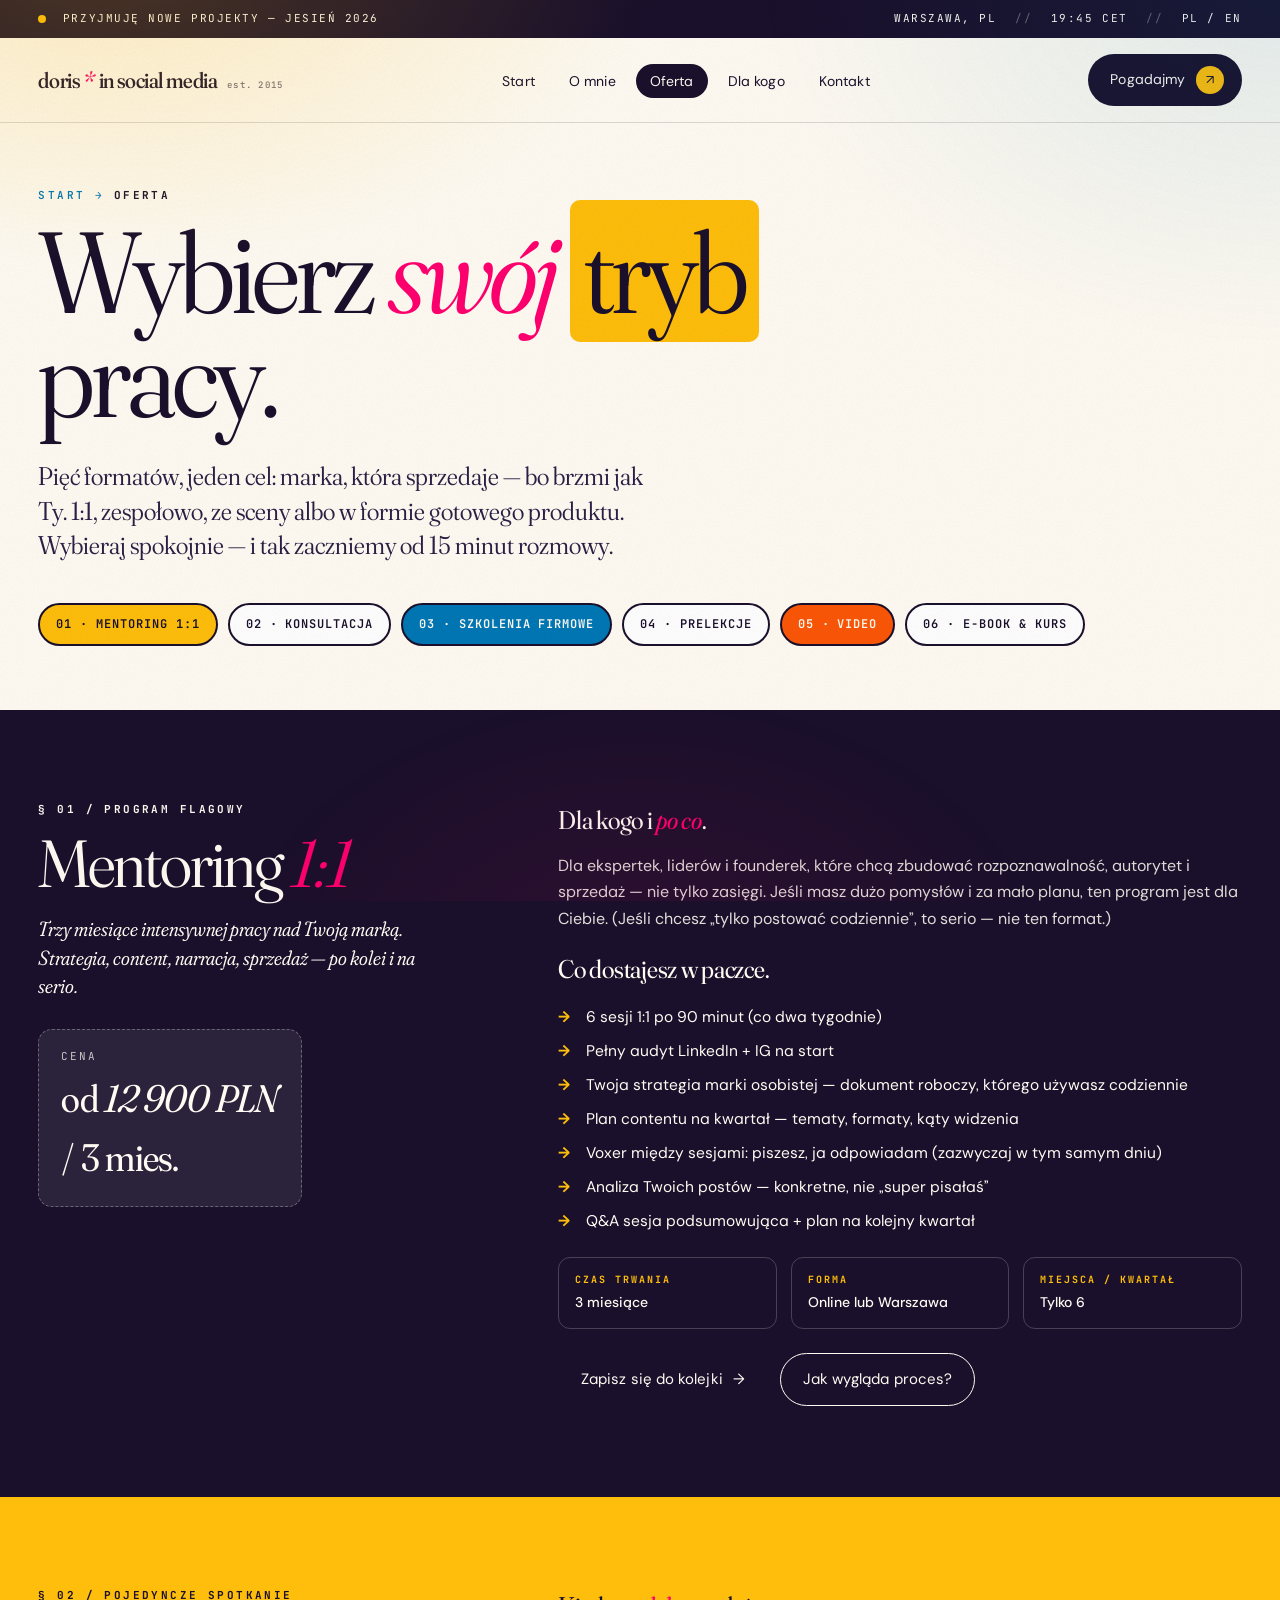
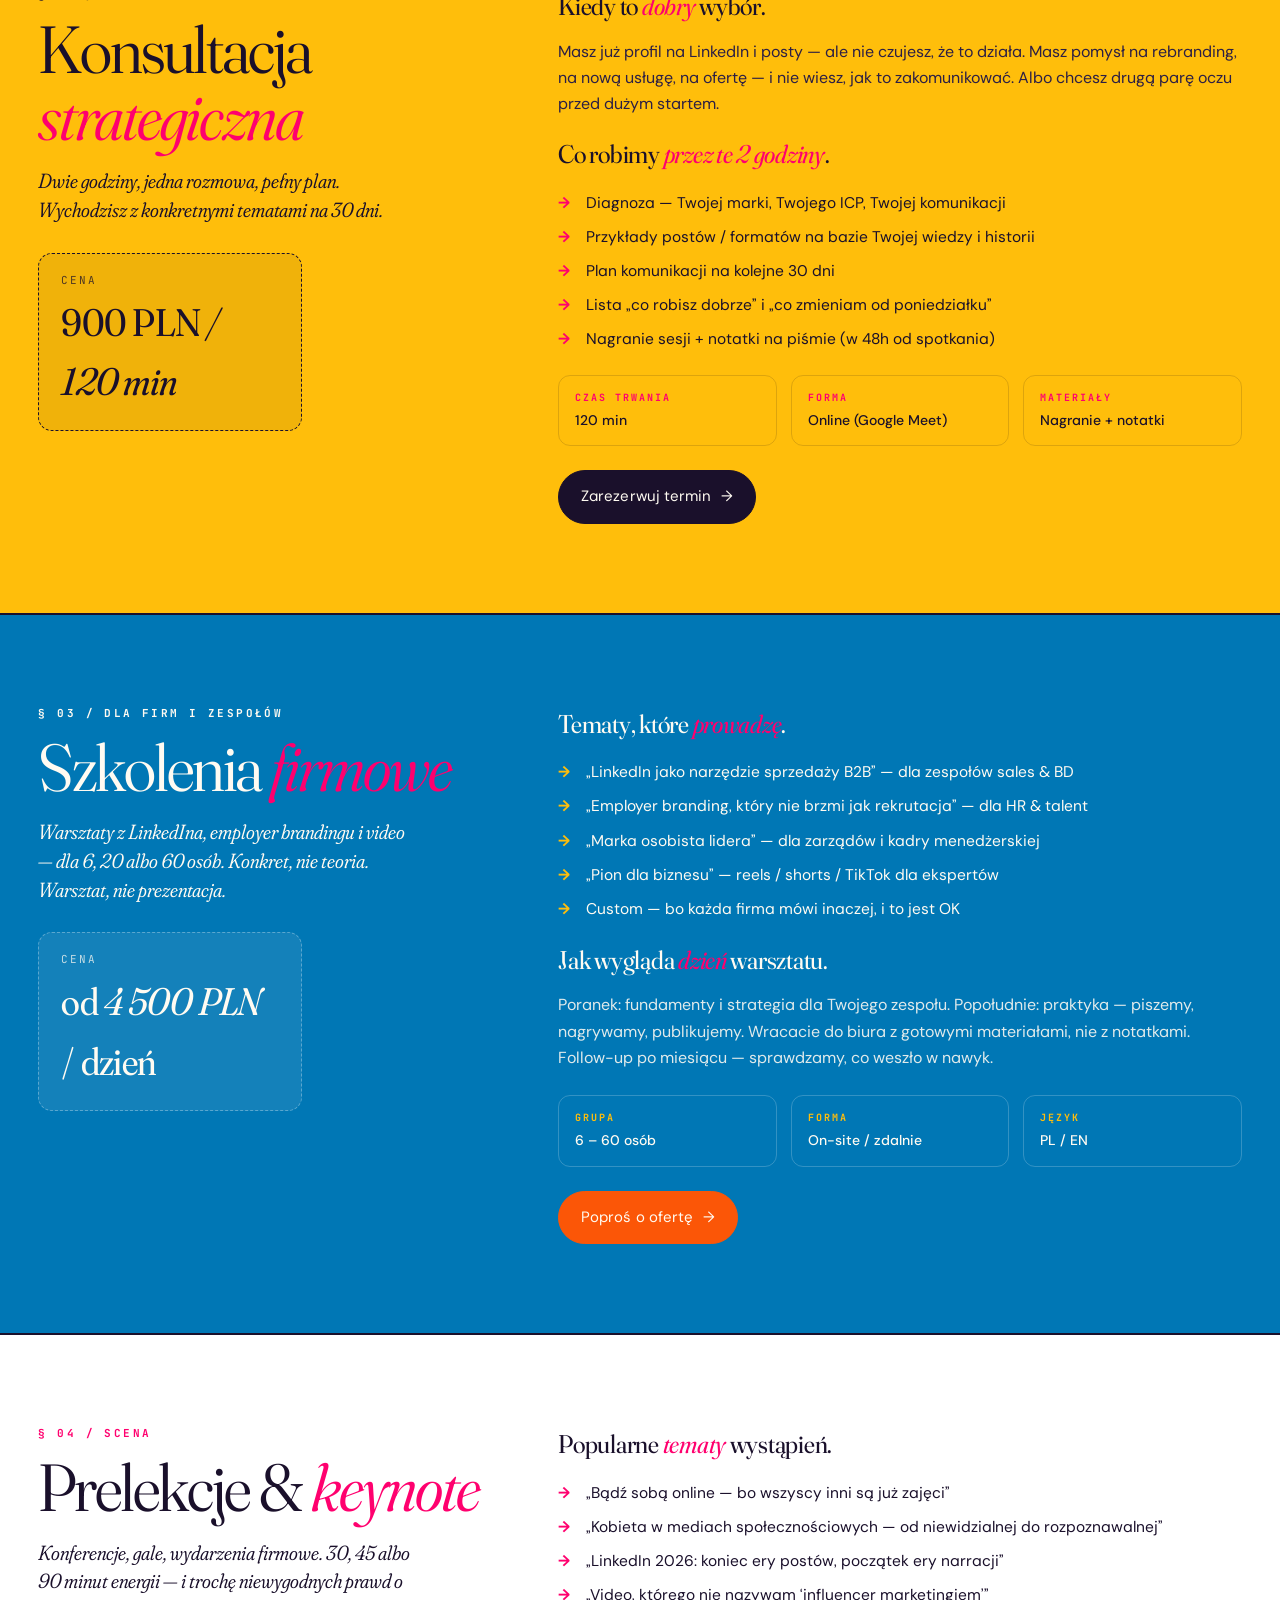
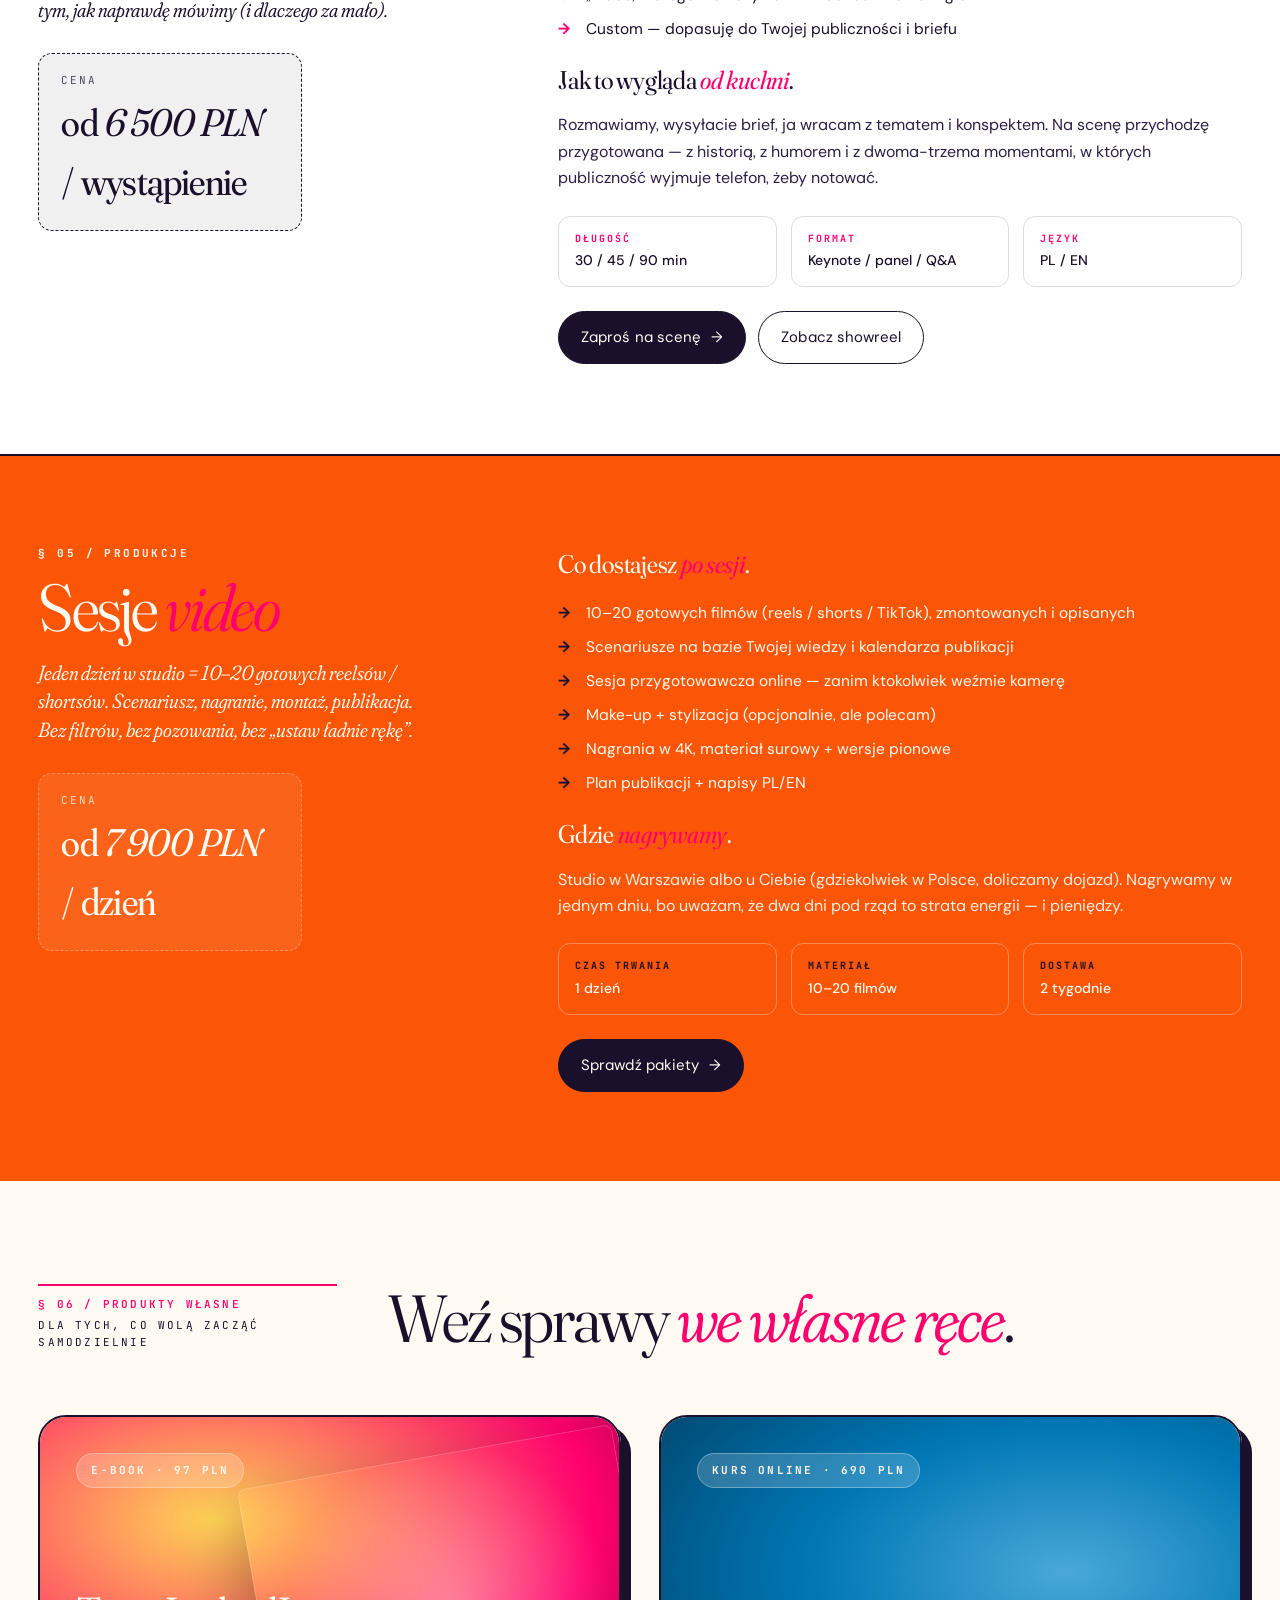
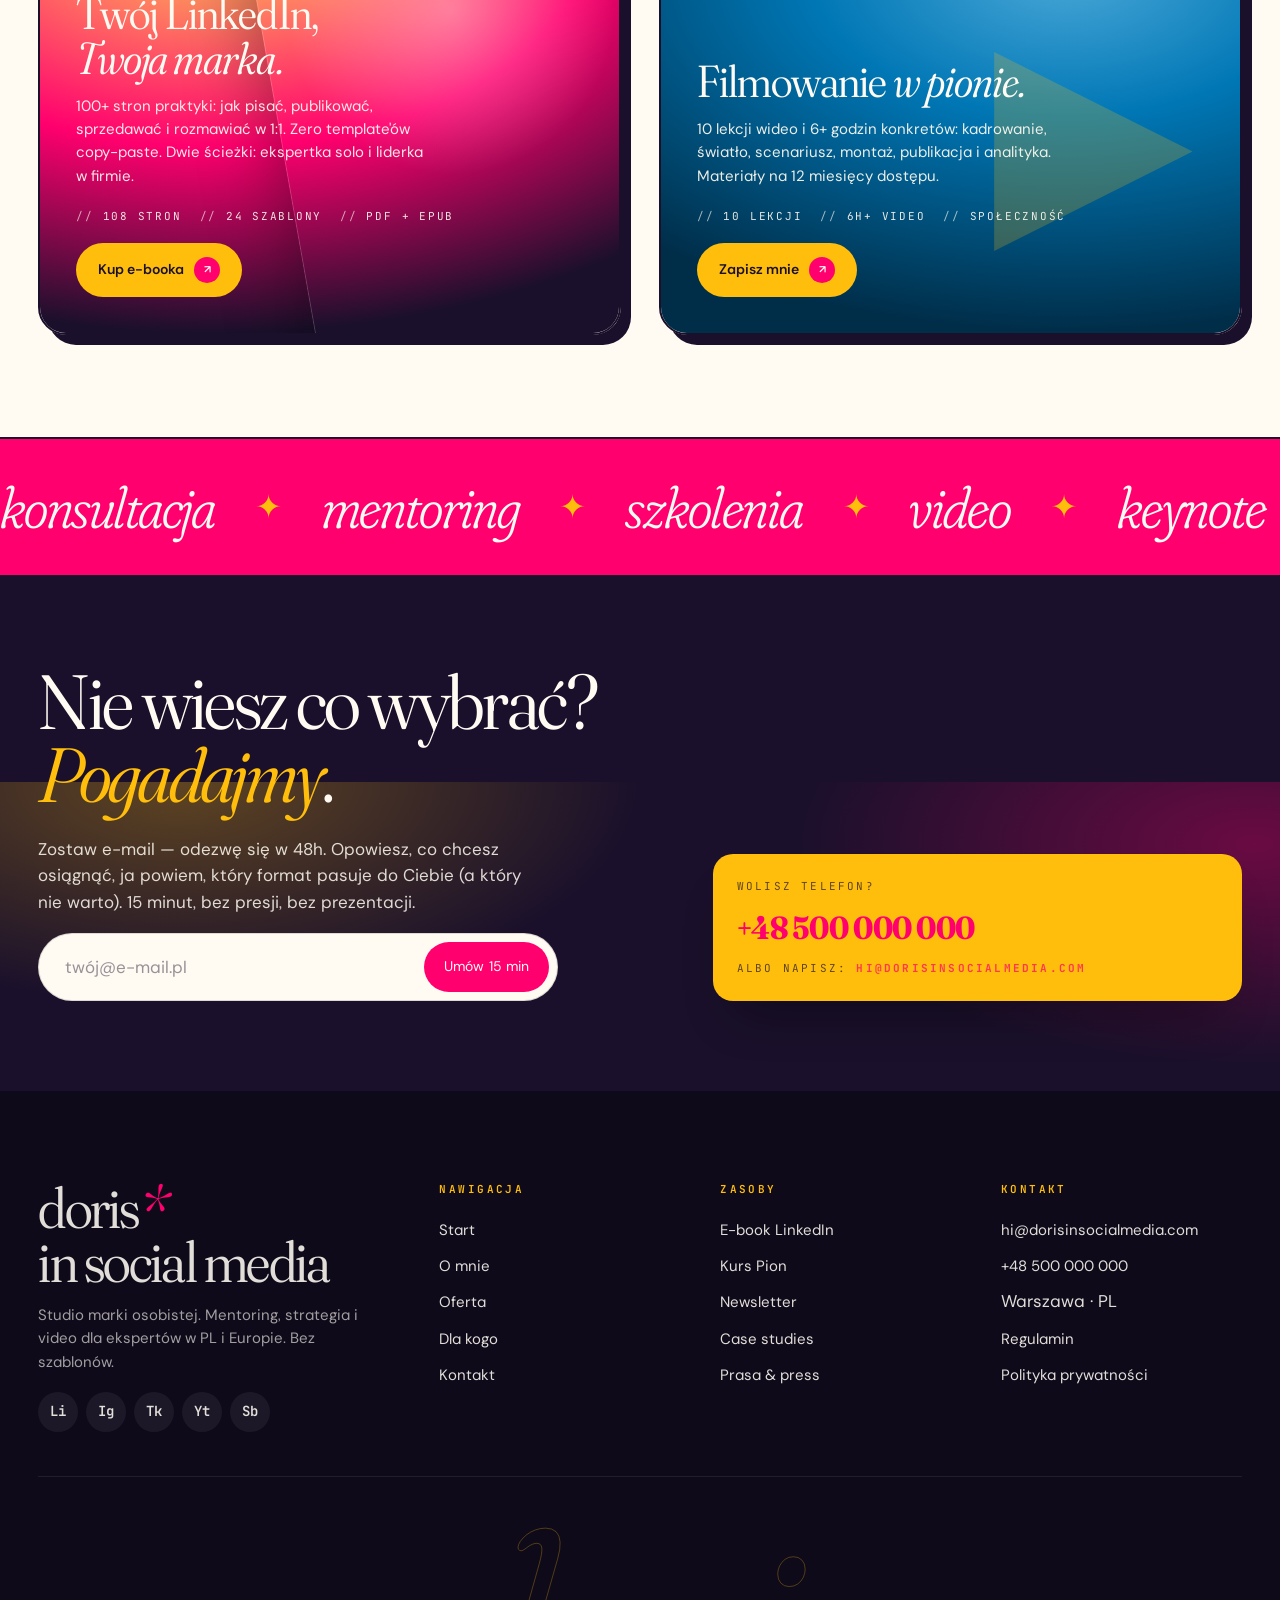
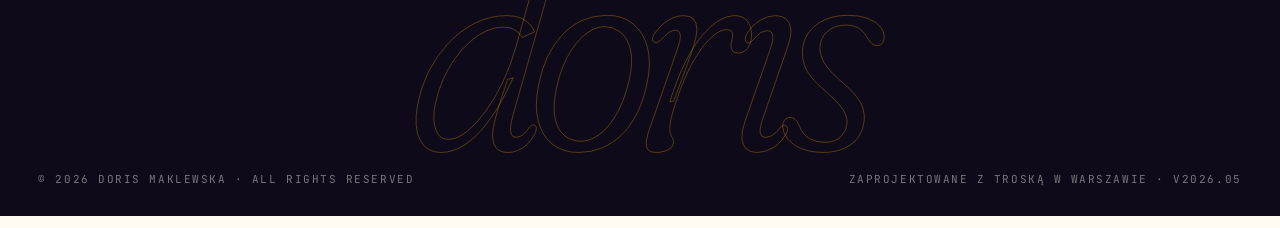
<file: oferta.html>
<!doctype html>
<html lang="pl">
<head>
<meta charset="utf-8" />
<meta name="viewport" content="width=device-width, initial-scale=1" />
<title>Oferta — mentoring, szkolenia, video · Doris Maklewska</title>
<meta name="description" content="Mentoring 1:1, konsultacje strategiczne, szkolenia firmowe, prelekcje i produkcje video. Wybierz tryb, w którym chcesz pracować." />

<link rel="preconnect" href="https://fonts.googleapis.com">
<link rel="preconnect" href="https://fonts.gstatic.com" crossorigin>
<link href="https://fonts.googleapis.com/css2?family=Fraunces:ital,opsz,wght,SOFT,WONK@0,9..144,300..900,0..100,0..1;1,9..144,300..900,0..100,0..1&family=DM+Sans:ital,opsz,wght@0,9..40,300..700;1,9..40,300..700&family=JetBrains+Mono:wght@400;600&display=swap" rel="stylesheet">
<link rel="stylesheet" href="styles.css">

<style>
/* page hero */
.page-hero{
  padding: clamp(40px, 5vw, 80px) 0;
  position: relative;
  overflow: hidden;
}
.page-hero .breadcrumb{
  font-family: var(--f-mono); font-size: 11px; letter-spacing: .22em;
  text-transform: uppercase; color: var(--teal); font-weight: 600;
  margin-bottom: 16px;
}
.page-hero h1{
  font-family: var(--f-serif);
  font-weight: 350;
  font-size: clamp(56px, 9vw, 148px);
  line-height: 0.9;
  letter-spacing: -.035em;
  margin: 0;
  font-variation-settings: "opsz" 144, "SOFT" 40, "WONK" 1;
  max-width: 14ch;
}
.page-hero h1 em{ font-style: italic; color: var(--pink);}
.page-hero h1 u{
  text-decoration: none;
  background: var(--amber);
  padding: 0 .12em;
  border-radius: 10px;
}
.page-hero .lead{
  font-family: var(--f-serif);
  font-size: clamp(22px, 2vw, 30px);
  font-weight: 350;
  line-height: 1.35;
  max-width: 42ch;
  margin: 32px 0 0;
  font-variation-settings:"opsz" 120, "SOFT" 50;
  color: var(--plum-soft);
}

/* jump nav */
.jumpnav{
  display:flex; flex-wrap:wrap; gap: 10px;
  margin-top: 40px;
}
.jumpnav a{
  padding: 10px 16px;
  border-radius: 999px;
  border: 2px solid var(--plum);
  font-family: var(--f-mono);
  font-size: 12px;
  letter-spacing: .08em;
  font-weight: 600;
  text-transform: uppercase;
  background: var(--paper-2);
  color: var(--plum);
  transition: background .2s, color .2s, transform .2s;
}
.jumpnav a:hover{ background: var(--pink); color: var(--paper); transform: translateY(-2px);}
.jumpnav a.amber{ background: var(--amber);}
.jumpnav a.teal{ background: var(--teal); color: var(--paper);}
.jumpnav a.orange{ background: var(--orange); color: var(--paper);}

/* offer block — full */
.offer-block{
  padding: clamp(60px, 7vw, 110px) 0;
  border-top: 2px solid var(--plum);
  position: relative;
}
.offer-block.amber{ background: var(--amber);}
.offer-block.teal{ background: var(--teal); color: var(--paper);}
.offer-block.teal .sec-id b,
.offer-block.teal .sec-id{ color: var(--amber); border-top-color: var(--amber);}
.offer-block.teal .sec-title{ color: var(--paper);}
.offer-block.teal .sec-title em{ color: var(--amber);}
.offer-block.teal .ob-content p{ color: color-mix(in srgb, var(--paper) 88%, transparent);}
.offer-block.teal .ob-content h4{ color: var(--paper);}
.offer-block.teal .ob-content ul li::before{ color: var(--amber);}
.offer-block.teal .meta-grid .meta-cell{ border-color: rgba(255,255,255,.2);}
.offer-block.teal .meta-grid .meta-cell .lbl{ color: var(--amber);}

.offer-block.plum{ background: var(--plum); color: var(--paper);}
.offer-block.plum .sec-id,
.offer-block.plum .sec-id b{ color: var(--amber); border-top-color: var(--amber);}
.offer-block.plum .sec-title{ color: var(--paper);}
.offer-block.plum .sec-title em{ color: var(--pink);}
.offer-block.plum .ob-content p{ color: color-mix(in srgb, var(--paper) 88%, transparent);}
.offer-block.plum .ob-content h4{ color: var(--paper);}
.offer-block.plum .ob-content ul li::before{ color: var(--amber);}
.offer-block.plum .meta-grid .meta-cell{ border-color: rgba(255,255,255,.2);}
.offer-block.plum .meta-grid .meta-cell .lbl{ color: var(--amber);}

.offer-block.orange{ background: var(--orange); color: var(--paper);}
.offer-block.orange .sec-id,
.offer-block.orange .sec-id b{ color: var(--plum); border-top-color: var(--plum);}
.offer-block.orange .sec-title{ color: var(--paper);}
.offer-block.orange .sec-title em{ color: var(--plum);}
.offer-block.orange .ob-content p{ color: color-mix(in srgb, var(--paper) 92%, transparent);}
.offer-block.orange .ob-content h4{ color: var(--paper);}
.offer-block.orange .ob-content ul li::before{ color: var(--plum);}
.offer-block.orange .meta-grid .meta-cell{ border-color: rgba(255,255,255,.3);}
.offer-block.orange .meta-grid .meta-cell .lbl{ color: var(--plum);}

.ob-grid{
  display:grid;
  grid-template-columns: .8fr 1.2fr;
  gap: clamp(32px, 5vw, 80px);
  align-items: start;
}
.ob-id{
  font-family: var(--f-mono);
  font-size: 11px;
  letter-spacing: .22em;
  text-transform: uppercase;
  font-weight: 700;
}
.ob-title{
  font-family: var(--f-serif);
  font-weight: 350;
  font-size: clamp(40px, 5.2vw, 80px);
  line-height: 1;
  letter-spacing: -.03em;
  margin: 12px 0 0;
  font-variation-settings: "opsz" 144, "SOFT" 30, "WONK" 1;
}
.ob-title em{ font-style: italic; color: var(--pink);}
.offer-block.amber .ob-title em{ color: var(--pink);}
.ob-kicker{
  font-family: var(--f-serif);
  font-style: italic;
  font-size: clamp(19px, 1.6vw, 24px);
  font-weight: 350;
  line-height: 1.4;
  margin: 18px 0 0;
  max-width: 32ch;
  font-variation-settings:"opsz" 120, "SOFT" 80;
}
.ob-price{
  margin-top: 28px;
  display:flex; flex-direction:column; gap:4px;
  padding: 18px 22px;
  background: rgba(0,0,0,.06);
  border-radius: 14px;
  border: 1px dashed currentColor;
  max-width: 22ch;
}
.offer-block.teal .ob-price,
.offer-block.plum .ob-price,
.offer-block.orange .ob-price{ background: rgba(255,255,255,.08); border-color: rgba(255,255,255,.3);}
.ob-price .lbl{
  font-family: var(--f-mono);
  font-size: 11px;
  letter-spacing: .18em;
  text-transform: uppercase;
  opacity: .75;
}
.ob-price .v{
  font-family: var(--f-serif);
  font-size: clamp(28px, 3vw, 44px);
  font-weight: 400;
  letter-spacing: -.02em;
  font-variation-settings:"opsz" 144, "SOFT" 50;
}
.ob-price .v em{ font-style: italic;}

.ob-content h4{
  font-family: var(--f-serif);
  font-weight: 400;
  font-size: clamp(22px, 2vw, 30px);
  margin: 0 0 12px;
  letter-spacing: -.01em;
  font-variation-settings:"opsz" 120, "SOFT" 30, "WONK" 1;
}
.ob-content h4 em{ font-style: italic; color: var(--pink);}
.ob-content p{
  font-size: clamp(16px, 1.2vw, 18px);
  line-height: 1.65;
  color: var(--plum-soft);
  margin: 0 0 1.1em;
}
.ob-content ul{
  list-style: none;
  padding: 0;
  margin: 16px 0 20px;
  display:flex; flex-direction:column; gap: 10px;
}
.ob-content ul li{
  padding-left: 28px;
  position: relative;
  font-size: 15.5px;
  line-height: 1.55;
}
.ob-content ul li::before{
  content: "→";
  position: absolute;
  left: 0; top: 0;
  color: var(--pink);
  font-weight: 700;
}

.meta-grid{
  display:grid;
  grid-template-columns: repeat(3, 1fr);
  gap: 14px;
  margin-top: 24px;
}
.meta-cell{
  padding: 14px 16px;
  border: 1px solid var(--rule);
  border-radius: 12px;
}
.meta-cell .lbl{
  font-family: var(--f-mono); font-size: 10px; letter-spacing: .2em; text-transform: uppercase;
  font-weight: 700; color: var(--pink);
  margin-bottom: 4px;
}
.meta-cell .v{ font-size: 14px; font-weight: 500;}

.ob-cta{
  display:flex; flex-wrap:wrap; gap: 12px;
  margin-top: 24px;
}

/* products */
.products{
  display:grid;
  grid-template-columns: 1fr 1fr;
  gap: clamp(20px, 3vw, 40px);
  margin-top: 40px;
}
.product{
  position:relative;
  border-radius: 28px;
  overflow:hidden;
  min-height: 520px;
  padding: 36px;
  display:flex; flex-direction:column; justify-content:space-between;
  color: var(--paper);
  border: 2px solid var(--plum);
  box-shadow: 10px 10px 0 var(--plum);
}
.product .cover{ position:absolute; inset:0; z-index:0;}
.product > *{ position:relative; z-index:1;}
.product .price{
  align-self:flex-start;
  font-family: var(--f-mono);
  font-size: 11px;
  letter-spacing: .2em;
  text-transform: uppercase;
  background: rgba(255,255,255,.18);
  border: 1px solid rgba(255,255,255,.3);
  backdrop-filter: blur(8px);
  padding: 8px 14px;
  border-radius: 999px;
  font-weight: 700;
}
.product h3{
  font-family: var(--f-serif);
  font-weight: 350;
  font-size: clamp(32px, 3.5vw, 56px);
  line-height:1;
  letter-spacing:-.02em;
  margin: 0 0 14px;
  font-variation-settings:"opsz" 144, "SOFT" 50, "WONK" 1;
}
.product h3 em{ font-style: italic;}
.product p{ max-width: 36ch; font-size: 15px; margin: 0 0 20px; opacity:.92;}
.product .meta{
  display:flex; gap: 18px; flex-wrap:wrap;
  margin-top: 10px;
  font-family: var(--f-mono);
  font-size: 11px;
  letter-spacing:.16em;
  text-transform: uppercase;
  opacity:.9;
}
.product .meta span::before{ content:"// "; opacity:.7;}

.product.ebook .cover{
  background: radial-gradient(120% 80% at 30% 20%, #FFD557 0%, #FF006E 55%, #1A102B 100%);
}
.product.ebook .cover::after{
  content:"";
  position:absolute; right:-40px; bottom:-40px;
  width: 380px; height: 520px;
  background:
    linear-gradient(150deg, #FFFBF2 0%, #FFBE0B 40%, #FB5607 100%);
  border-radius: 8px;
  transform: rotate(-10deg);
  box-shadow: 0 40px 80px rgba(0,0,0,.4), inset 0 0 0 1px rgba(255,255,255,.2);
  background-image: radial-gradient(circle at 50% 30%, rgba(255,255,255,.35), transparent 40%);
}

.product.course .cover{
  background: radial-gradient(110% 70% at 70% 30%, #4AA8D8 0%, #0077B5 40%, #002d48 100%);
}
.product.course .cover::after{
  content:"▶";
  position:absolute;
  right: 8%; bottom: 14%;
  font-size: 260px;
  color: rgba(255,190,11,.22);
  line-height:1;
}

.product .cta-inline{
  display:inline-flex; align-items:center; gap: 10px;
  background: var(--amber);
  color: var(--plum);
  padding: 14px 22px 14px 22px;
  border-radius: 999px;
  align-self:flex-start;
  font-size: 14px;
  font-weight: 600;
  transition: transform .2s, background .2s;
  margin-top: 18px;
}
.product .cta-inline:hover{ background: var(--paper); transform: translateY(-1px); }
.product .cta-inline .arr{
  width: 26px; height: 26px; border-radius:50%;
  background: var(--pink); color: var(--paper);
  display:grid; place-items:center; font-size: 11px;
  transition: transform .3s;
}
.product .cta-inline:hover .arr{ transform: rotate(-45deg);}

@media (max-width: 980px){
  .ob-grid{ grid-template-columns: 1fr;}
  .products{ grid-template-columns: 1fr;}
  .meta-grid{ grid-template-columns: 1fr 1fr;}
}
</style>
</head>
<body>

<div class="topbar">
  <div class="wrap">
    <div><span class="dot"></span> Przyjmuję nowe projekty — jesień 2026</div>
    <div>
      <span>Warszawa, PL</span>
      <span class="sep">//</span>
      <span id="clock">—</span>
      <span class="sep">//</span>
      <span>PL / EN</span>
    </div>
  </div>
</div>

<header class="nav">
  <div class="wrap">
    <a href="index.html" class="brand">
      doris<b>*</b>in social media <sup>est. 2015</sup>
    </a>
    <nav>
      <ul>
        <li><a class="navlink" href="index.html">Start</a></li>
        <li><a class="navlink" href="o-mnie.html">O mnie</a></li>
        <li><a class="navlink" href="oferta.html">Oferta</a></li>
        <li><a class="navlink" href="wspolpraca.html">Dla kogo</a></li>
        <li><a class="navlink" href="kontakt.html">Kontakt</a></li>
      </ul>
    </nav>
    <a href="kontakt.html" class="cta">
      Pogadajmy <span class="arrow">↗</span>
    </a>
  </div>
</header>

<!-- ========== page hero ========== -->
<section class="page-hero">
  <div class="wrap">
    <div class="breadcrumb">Start → <b style="color:var(--plum)">Oferta</b></div>
    <h1 data-reveal>Wybierz <em>swój</em> <u>tryb</u> pracy.</h1>
    <p class="lead" data-reveal style="--delay:120ms">
      Pięć formatów, jeden cel: marka, która sprzedaje — bo brzmi jak Ty.
      1:1, zespołowo, ze sceny albo w formie gotowego produktu.
      Wybieraj spokojnie — i tak zaczniemy od 15 minut rozmowy.
    </p>

    <div class="jumpnav" data-reveal style="--delay:240ms">
      <a href="#mentoring" class="amber">01 · Mentoring 1:1</a>
      <a href="#konsultacja">02 · Konsultacja</a>
      <a href="#szkolenia" class="teal">03 · Szkolenia firmowe</a>
      <a href="#prelekcje">04 · Prelekcje</a>
      <a href="#video" class="orange">05 · Video</a>
      <a href="#produkty">06 · E-book &amp; kurs</a>
    </div>
  </div>
</section>

<!-- ========== MENTORING ========== -->
<section class="offer-block plum" id="mentoring">
  <div class="wrap">
    <div class="ob-grid">
      <div data-reveal>
        <div class="ob-id">§ 01 / Program flagowy</div>
        <h2 class="ob-title">Mentoring <em>1:1</em></h2>
        <p class="ob-kicker">
          Trzy miesiące intensywnej pracy nad Twoją marką. Strategia, content, narracja, sprzedaż — po kolei i na serio.
        </p>
        <div class="ob-price">
          <span class="lbl">Cena</span>
          <span class="v">od <em>12 900 PLN</em> / 3 mies.</span>
        </div>
      </div>

      <div class="ob-content" data-reveal style="--delay:160ms">
        <h4>Dla kogo i <em>po co</em>.</h4>
        <p>
          Dla ekspertek, liderów i founderek, które chcą zbudować rozpoznawalność, autorytet i sprzedaż
          — nie tylko zasięgi. Jeśli masz dużo pomysłów i za mało planu, ten program jest dla Ciebie.
          (Jeśli chcesz „tylko postować codziennie”, to serio — nie ten format.)
        </p>

        <h4>Co dostajesz w paczce.</h4>
        <ul>
          <li>6 sesji 1:1 po 90 minut (co dwa tygodnie)</li>
          <li>Pełny audyt LinkedIn + IG na start</li>
          <li>Twoja strategia marki osobistej — dokument roboczy, którego używasz codziennie</li>
          <li>Plan contentu na kwartał — tematy, formaty, kąty widzenia</li>
          <li>Voxer między sesjami: piszesz, ja odpowiadam (zazwyczaj w tym samym dniu)</li>
          <li>Analiza Twoich postów — konkretne, nie „super pisałaś”</li>
          <li>Q&amp;A sesja podsumowująca + plan na kolejny kwartał</li>
        </ul>

        <div class="meta-grid">
          <div class="meta-cell"><div class="lbl">Czas trwania</div><div class="v">3 miesiące</div></div>
          <div class="meta-cell"><div class="lbl">Forma</div><div class="v">Online lub Warszawa</div></div>
          <div class="meta-cell"><div class="lbl">Miejsca / kwartał</div><div class="v">Tylko 6</div></div>
        </div>

        <div class="ob-cta">
          <a href="kontakt.html" class="btn">Zapisz się do kolejki <span class="chev">→</span></a>
          <a href="kontakt.html#process" class="btn ghost" style="color:var(--paper); border-color:var(--paper);">Jak wygląda proces?</a>
        </div>
      </div>
    </div>
  </div>
</section>

<!-- ========== KONSULTACJA ========== -->
<section class="offer-block amber" id="konsultacja">
  <div class="wrap">
    <div class="ob-grid">
      <div data-reveal>
        <div class="ob-id">§ 02 / Pojedyncze spotkanie</div>
        <h2 class="ob-title">Konsultacja <em>strategiczna</em></h2>
        <p class="ob-kicker">
          Dwie godziny, jedna rozmowa, pełny plan. Wychodzisz z konkretnymi tematami na 30 dni.
        </p>
        <div class="ob-price">
          <span class="lbl">Cena</span>
          <span class="v">900 PLN <em>/ 120 min</em></span>
        </div>
      </div>

      <div class="ob-content" data-reveal style="--delay:160ms">
        <h4>Kiedy to <em>dobry</em> wybór.</h4>
        <p>
          Masz już profil na LinkedIn i posty — ale nie czujesz, że to działa. Masz pomysł na
          rebranding, na nową usługę, na ofertę — i nie wiesz, jak to zakomunikować.
          Albo chcesz drugą parę oczu przed dużym startem.
        </p>

        <h4>Co robimy <em>przez te 2 godziny</em>.</h4>
        <ul>
          <li>Diagnoza — Twojej marki, Twojego ICP, Twojej komunikacji</li>
          <li>Przykłady postów / formatów na bazie Twojej wiedzy i historii</li>
          <li>Plan komunikacji na kolejne 30 dni</li>
          <li>Lista „co robisz dobrze” i „co zmieniam od poniedziałku”</li>
          <li>Nagranie sesji + notatki na piśmie (w 48h od spotkania)</li>
        </ul>

        <div class="meta-grid">
          <div class="meta-cell"><div class="lbl">Czas trwania</div><div class="v">120 min</div></div>
          <div class="meta-cell"><div class="lbl">Forma</div><div class="v">Online (Google Meet)</div></div>
          <div class="meta-cell"><div class="lbl">Materiały</div><div class="v">Nagranie + notatki</div></div>
        </div>

        <div class="ob-cta">
          <a href="kontakt.html" class="btn">Zarezerwuj termin <span class="chev">→</span></a>
        </div>
      </div>
    </div>
  </div>
</section>

<!-- ========== SZKOLENIA ========== -->
<section class="offer-block teal" id="szkolenia">
  <div class="wrap">
    <div class="ob-grid">
      <div data-reveal>
        <div class="ob-id">§ 03 / Dla firm i zespołów</div>
        <h2 class="ob-title">Szkolenia <em>firmowe</em></h2>
        <p class="ob-kicker">
          Warsztaty z LinkedIna, employer brandingu i video — dla 6, 20 albo 60 osób.
          Konkret, nie teoria. Warsztat, nie prezentacja.
        </p>
        <div class="ob-price">
          <span class="lbl">Cena</span>
          <span class="v">od <em>4 500 PLN</em> / dzień</span>
        </div>
      </div>

      <div class="ob-content" data-reveal style="--delay:160ms">
        <h4>Tematy, które <em>prowadzę</em>.</h4>
        <ul>
          <li>„LinkedIn jako narzędzie sprzedaży B2B” — dla zespołów sales &amp; BD</li>
          <li>„Employer branding, który nie brzmi jak rekrutacja” — dla HR &amp; talent</li>
          <li>„Marka osobista lidera” — dla zarządów i kadry menedżerskiej</li>
          <li>„Pion dla biznesu” — reels / shorts / TikTok dla ekspertów</li>
          <li>Custom — bo każda firma mówi inaczej, i to jest OK</li>
        </ul>

        <h4>Jak wygląda <em>dzień</em> warsztatu.</h4>
        <p>
          Poranek: fundamenty i strategia dla Twojego zespołu. Popołudnie: praktyka — piszemy,
          nagrywamy, publikujemy. Wracacie do biura z gotowymi materiałami, nie z notatkami.
          Follow-up po miesiącu — sprawdzamy, co weszło w nawyk.
        </p>

        <div class="meta-grid">
          <div class="meta-cell"><div class="lbl">Grupa</div><div class="v">6 – 60 osób</div></div>
          <div class="meta-cell"><div class="lbl">Forma</div><div class="v">On-site / zdalnie</div></div>
          <div class="meta-cell"><div class="lbl">Język</div><div class="v">PL / EN</div></div>
        </div>

        <div class="ob-cta">
          <a href="kontakt.html" class="btn orange">Poproś o ofertę <span class="chev">→</span></a>
        </div>
      </div>
    </div>
  </div>
</section>

<!-- ========== PRELEKCJE ========== -->
<section class="offer-block" id="prelekcje" style="background:var(--paper-2);">
  <div class="wrap">
    <div class="ob-grid">
      <div data-reveal>
        <div class="ob-id" style="color:var(--pink);">§ 04 / Scena</div>
        <h2 class="ob-title">Prelekcje &amp; <em>keynote</em></h2>
        <p class="ob-kicker">
          Konferencje, gale, wydarzenia firmowe. 30, 45 albo 90 minut energii — i trochę
          niewygodnych prawd o tym, jak naprawdę mówimy (i dlaczego za mało).
        </p>
        <div class="ob-price">
          <span class="lbl">Cena</span>
          <span class="v">od <em>6 500 PLN</em> / wystąpienie</span>
        </div>
      </div>

      <div class="ob-content" data-reveal style="--delay:160ms">
        <h4>Popularne <em>tematy</em> wystąpień.</h4>
        <ul>
          <li>„Bądź sobą online — bo wszyscy inni są już zajęci”</li>
          <li>„Kobieta w mediach społecznościowych — od niewidzialnej do rozpoznawalnej”</li>
          <li>„LinkedIn 2026: koniec ery postów, początek ery narracji”</li>
          <li>„Video, którego nie nazywam ‘influencer marketingiem’”</li>
          <li>Custom — dopasuję do Twojej publiczności i briefu</li>
        </ul>

        <h4>Jak to wygląda <em>od kuchni</em>.</h4>
        <p>
          Rozmawiamy, wysyłacie brief, ja wracam z tematem i konspektem. Na scenę przychodzę
          przygotowana — z historią, z humorem i z dwoma-trzema momentami, w których publiczność
          wyjmuje telefon, żeby notować.
        </p>

        <div class="meta-grid">
          <div class="meta-cell"><div class="lbl">Długość</div><div class="v">30 / 45 / 90 min</div></div>
          <div class="meta-cell"><div class="lbl">Format</div><div class="v">Keynote / panel / Q&amp;A</div></div>
          <div class="meta-cell"><div class="lbl">Język</div><div class="v">PL / EN</div></div>
        </div>

        <div class="ob-cta">
          <a href="kontakt.html" class="btn">Zaproś na scenę <span class="chev">→</span></a>
          <a href="#" class="btn ghost">Zobacz showreel</a>
        </div>
      </div>
    </div>
  </div>
</section>

<!-- ========== VIDEO ========== -->
<section class="offer-block orange" id="video">
  <div class="wrap">
    <div class="ob-grid">
      <div data-reveal>
        <div class="ob-id">§ 05 / Produkcje</div>
        <h2 class="ob-title">Sesje <em>video</em></h2>
        <p class="ob-kicker">
          Jeden dzień w studio = 10–20 gotowych reelsów / shortsów. Scenariusz, nagranie,
          montaż, publikacja. Bez filtrów, bez pozowania, bez „ustaw ładnie rękę”.
        </p>
        <div class="ob-price">
          <span class="lbl">Cena</span>
          <span class="v">od <em>7 900 PLN</em> / dzień</span>
        </div>
      </div>

      <div class="ob-content" data-reveal style="--delay:160ms">
        <h4>Co dostajesz <em>po sesji</em>.</h4>
        <ul>
          <li>10–20 gotowych filmów (reels / shorts / TikTok), zmontowanych i opisanych</li>
          <li>Scenariusze na bazie Twojej wiedzy i kalendarza publikacji</li>
          <li>Sesja przygotowawcza online — zanim ktokolwiek weźmie kamerę</li>
          <li>Make-up + stylizacja (opcjonalnie, ale polecam)</li>
          <li>Nagrania w 4K, materiał surowy + wersje pionowe</li>
          <li>Plan publikacji + napisy PL/EN</li>
        </ul>

        <h4>Gdzie <em>nagrywamy</em>.</h4>
        <p>
          Studio w Warszawie albo u Ciebie (gdziekolwiek w Polsce, doliczamy dojazd).
          Nagrywamy w jednym dniu, bo uważam, że dwa dni pod rząd to strata energii — i pieniędzy.
        </p>

        <div class="meta-grid">
          <div class="meta-cell"><div class="lbl">Czas trwania</div><div class="v">1 dzień</div></div>
          <div class="meta-cell"><div class="lbl">Materiał</div><div class="v">10–20 filmów</div></div>
          <div class="meta-cell"><div class="lbl">Dostawa</div><div class="v">2 tygodnie</div></div>
        </div>

        <div class="ob-cta">
          <a href="kontakt.html" class="btn" style="background:var(--plum); border-color:var(--plum);">Sprawdź pakiety <span class="chev">→</span></a>
        </div>
      </div>
    </div>
  </div>
</section>

<!-- ========== PRODUCTS / own-pace ========== -->
<section class="section" id="produkty" style="background:var(--paper);">
  <div class="wrap">
    <div class="sec-head">
      <div class="sec-id"><b>§ 06 / Produkty własne</b><span>Dla tych, co wolą zacząć samodzielnie</span></div>
      <h2 class="sec-title" data-reveal>Weź sprawy <em>we własne ręce</em>.</h2>
    </div>

    <div class="products">
      <article class="product ebook" id="ebook" data-reveal>
        <div class="cover" aria-hidden="true"></div>
        <span class="price">E-book · 97 PLN</span>
        <div>
          <h3>Twój LinkedIn,<br><em>Twoja marka.</em></h3>
          <p>100+ stron praktyki: jak pisać, publikować, sprzedawać i rozmawiać w 1:1.
            Zero template'ów copy-paste. Dwie ścieżki: ekspertka solo i liderka w firmie.</p>
          <div class="meta">
            <span>108 stron</span><span>24 szablony</span><span>PDF + EPUB</span>
          </div>
          <a class="cta-inline" href="kontakt.html">Kup e-booka <span class="arr">↗</span></a>
        </div>
      </article>

      <article class="product course" id="kurs" data-reveal style="--delay:160ms">
        <div class="cover" aria-hidden="true"></div>
        <span class="price">Kurs online · 690 PLN</span>
        <div>
          <h3>Filmowanie <em>w pionie.</em></h3>
          <p>10 lekcji wideo i 6+ godzin konkretów: kadrowanie, światło, scenariusz, montaż,
            publikacja i analityka. Materiały na 12 miesięcy dostępu.</p>
          <div class="meta">
            <span>10 lekcji</span><span>6h+ video</span><span>Społeczność</span>
          </div>
          <a class="cta-inline" href="kontakt.html">Zapisz mnie <span class="arr">↗</span></a>
        </div>
      </article>
    </div>
  </div>
</section>

<!-- ========== marquee ========== -->
<div class="marquee pink" aria-hidden="true">
  <div class="marquee-track">
    <span>konsultacja <span class="star">✦</span> mentoring <span class="star">✦</span> szkolenia <span class="star">✦</span> video <span class="star">✦</span> keynote <span class="star">✦</span></span>
    <span>konsultacja <span class="star">✦</span> mentoring <span class="star">✦</span> szkolenia <span class="star">✦</span> video <span class="star">✦</span> keynote <span class="star">✦</span></span>
  </div>
</div>

<!-- ========== CTA big ========== -->
<section class="cta-big">
  <div class="wrap">
    <h2 data-reveal>Nie wiesz co wybrać? <em>Pogadajmy</em>.</h2>
    <div class="row2">
      <div data-reveal style="--delay:120ms">
        <p>Zostaw e-mail — odezwę się w 48h. Opowiesz, co chcesz osiągnąć, ja powiem,
           który format pasuje do Ciebie (a który nie warto). 15 minut, bez presji, bez prezentacji.</p>
        <form class="form" onsubmit="event.preventDefault(); this.querySelector('button').textContent='Dzięki! Odezwę się.';">
          <input type="email" required placeholder="twój@e-mail.pl" aria-label="Email"/>
          <button type="submit">Umów 15 min</button>
        </form>
      </div>
      <div class="tel" data-reveal style="--delay:200ms">
        <span class="l">Wolisz telefon?</span>
        <span class="v"><a href="tel:+48500000000">+48 500 000 000</a></span>
        <span class="l">Albo napisz: <a href="mailto:hi@dorisinsocialmedia.com">hi@dorisinsocialmedia.com</a></span>
      </div>
    </div>
  </div>
</section>

<footer>
  <div class="wrap">
    <div class="foot-grid">
      <div>
        <div class="foot-brand">doris<em>*</em><br>in social media</div>
        <p class="foot-about">Studio marki osobistej. Mentoring, strategia i video dla ekspertów w PL i Europie. Bez szablonów.</p>
        <div class="socials">
          <a href="#" aria-label="LinkedIn">Li</a>
          <a href="#" aria-label="Instagram">Ig</a>
          <a href="#" aria-label="TikTok">Tk</a>
          <a href="#" aria-label="YouTube">Yt</a>
          <a href="#" aria-label="Substack">Sb</a>
        </div>
      </div>
      <div>
        <h4>Nawigacja</h4>
        <ul>
          <li><a href="index.html">Start</a></li>
          <li><a href="o-mnie.html">O mnie</a></li>
          <li><a href="oferta.html">Oferta</a></li>
          <li><a href="wspolpraca.html">Dla kogo</a></li>
          <li><a href="kontakt.html">Kontakt</a></li>
        </ul>
      </div>
      <div>
        <h4>Zasoby</h4>
        <ul>
          <li><a href="oferta.html#ebook">E-book LinkedIn</a></li>
          <li><a href="oferta.html#kurs">Kurs Pion</a></li>
          <li><a href="kontakt.html#newsletter">Newsletter</a></li>
          <li><a href="#">Case studies</a></li>
          <li><a href="#">Prasa &amp; press</a></li>
        </ul>
      </div>
      <div>
        <h4>Kontakt</h4>
        <ul>
          <li><a href="mailto:hi@dorisinsocialmedia.com">hi@dorisinsocialmedia.com</a></li>
          <li><a href="tel:+48500000000">+48 500 000 000</a></li>
          <li>Warszawa · PL</li>
          <li><a href="#">Regulamin</a></li>
          <li><a href="#">Polityka prywatności</a></li>
        </ul>
      </div>
    </div>
    <div class="footermark">doris</div>
    <div class="colophon">
      <span>© 2026 Doris Maklewska · All rights reserved</span>
      <span>Zaprojektowane z troską w Warszawie · v2026.05</span>
    </div>
  </div>
</footer>

<script src="app.js"></script>
</body>
</html>
</file>
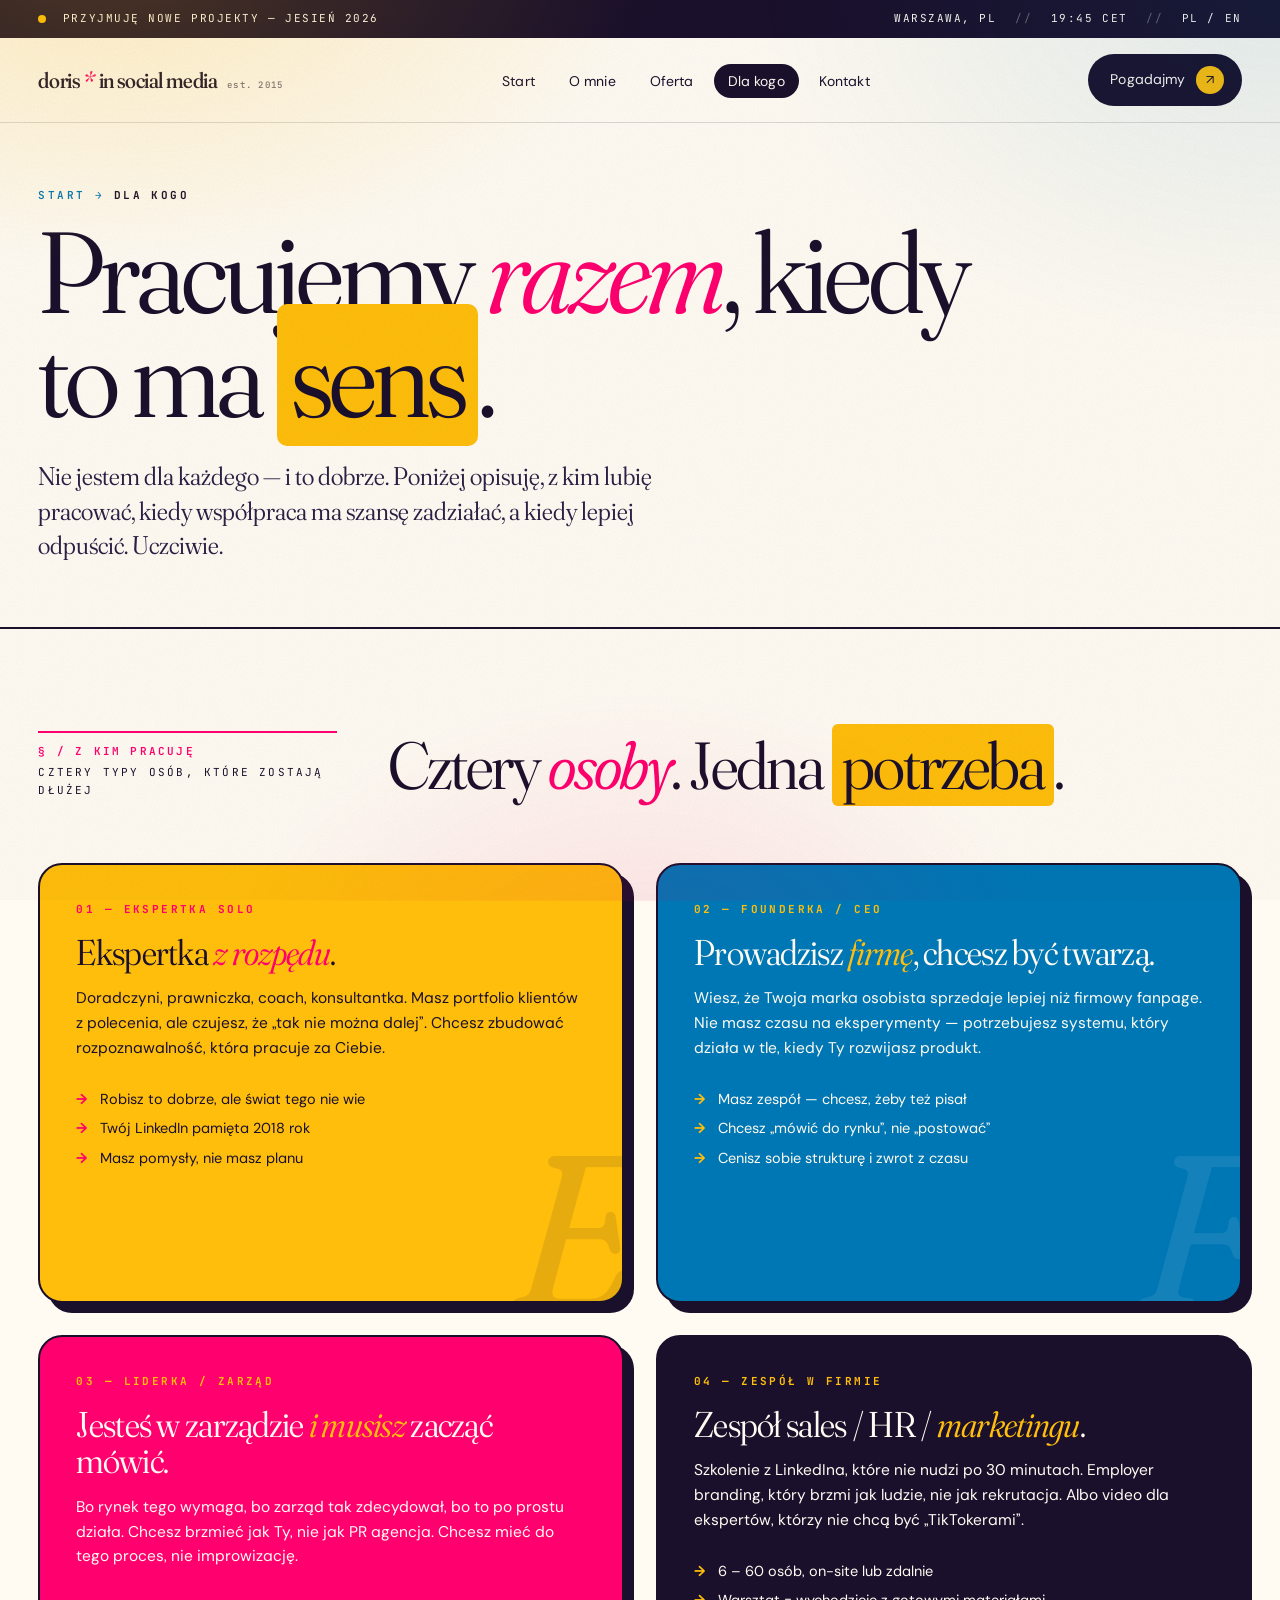
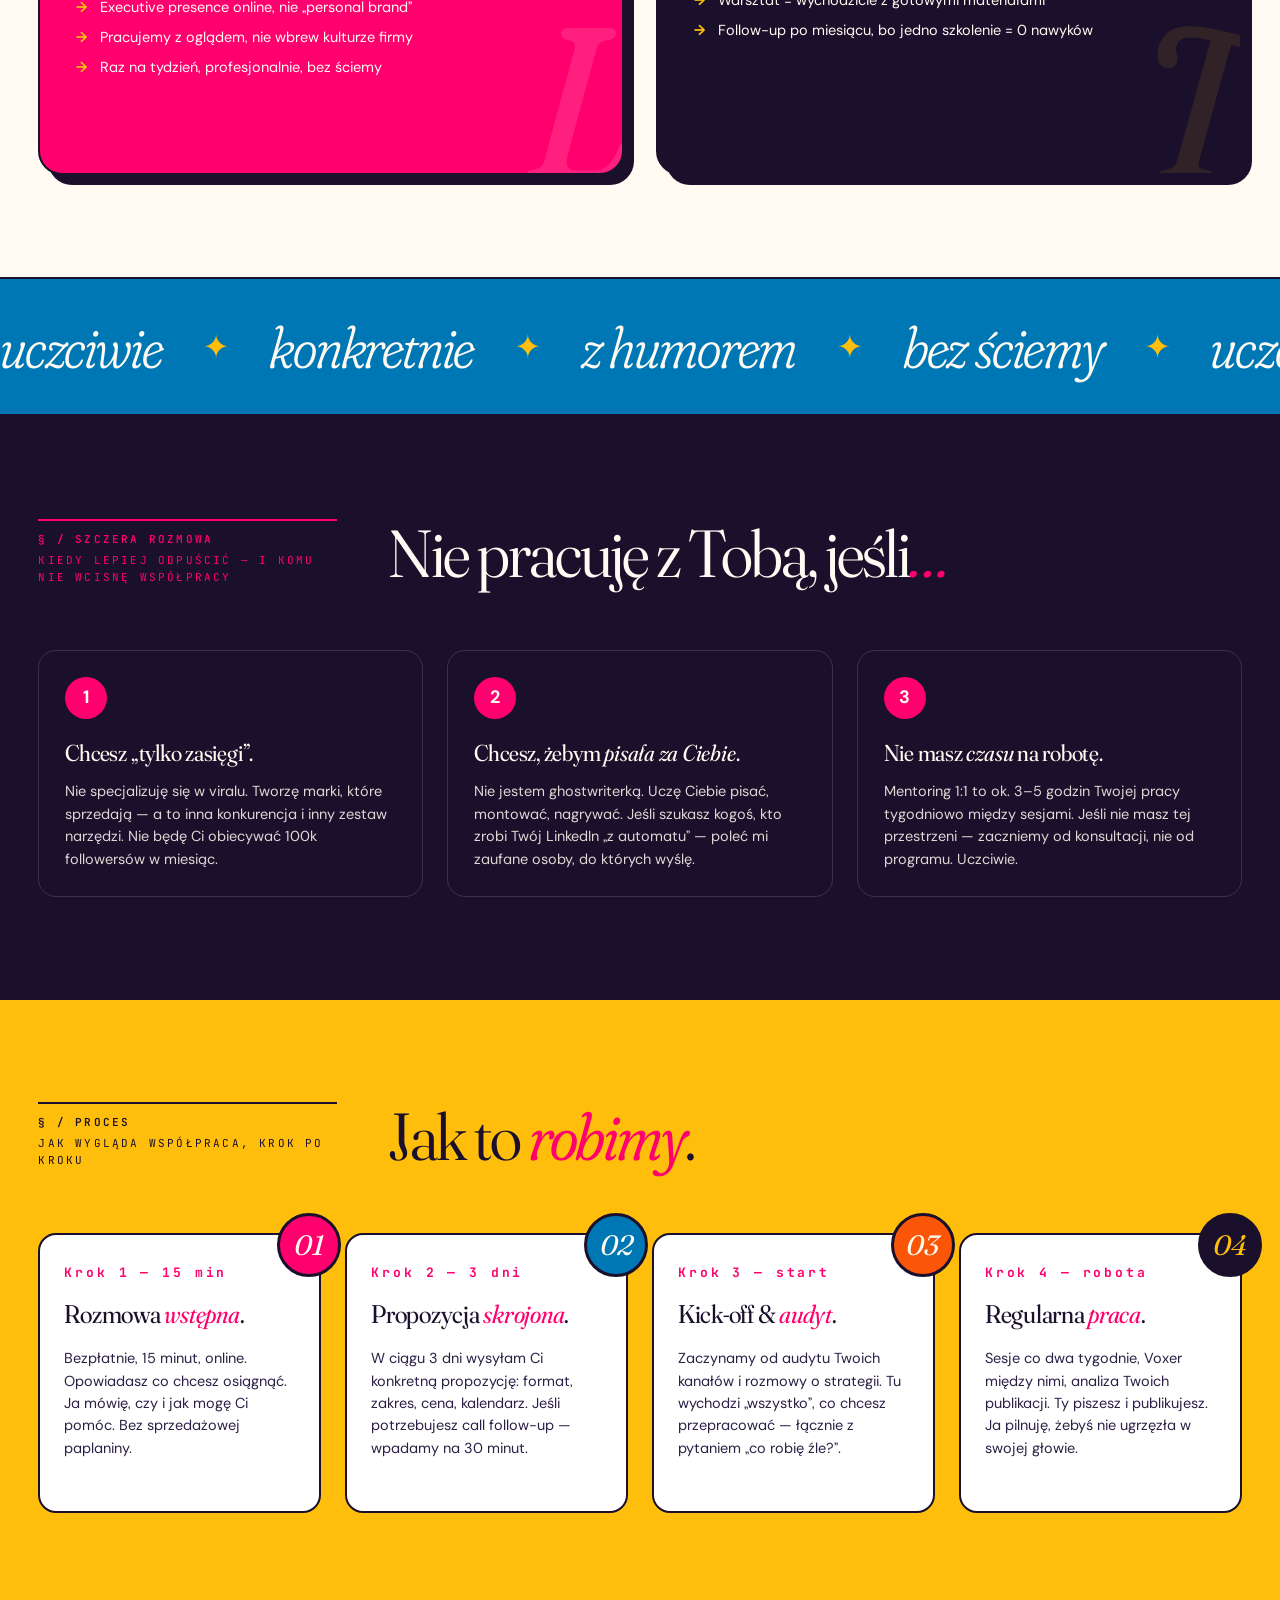
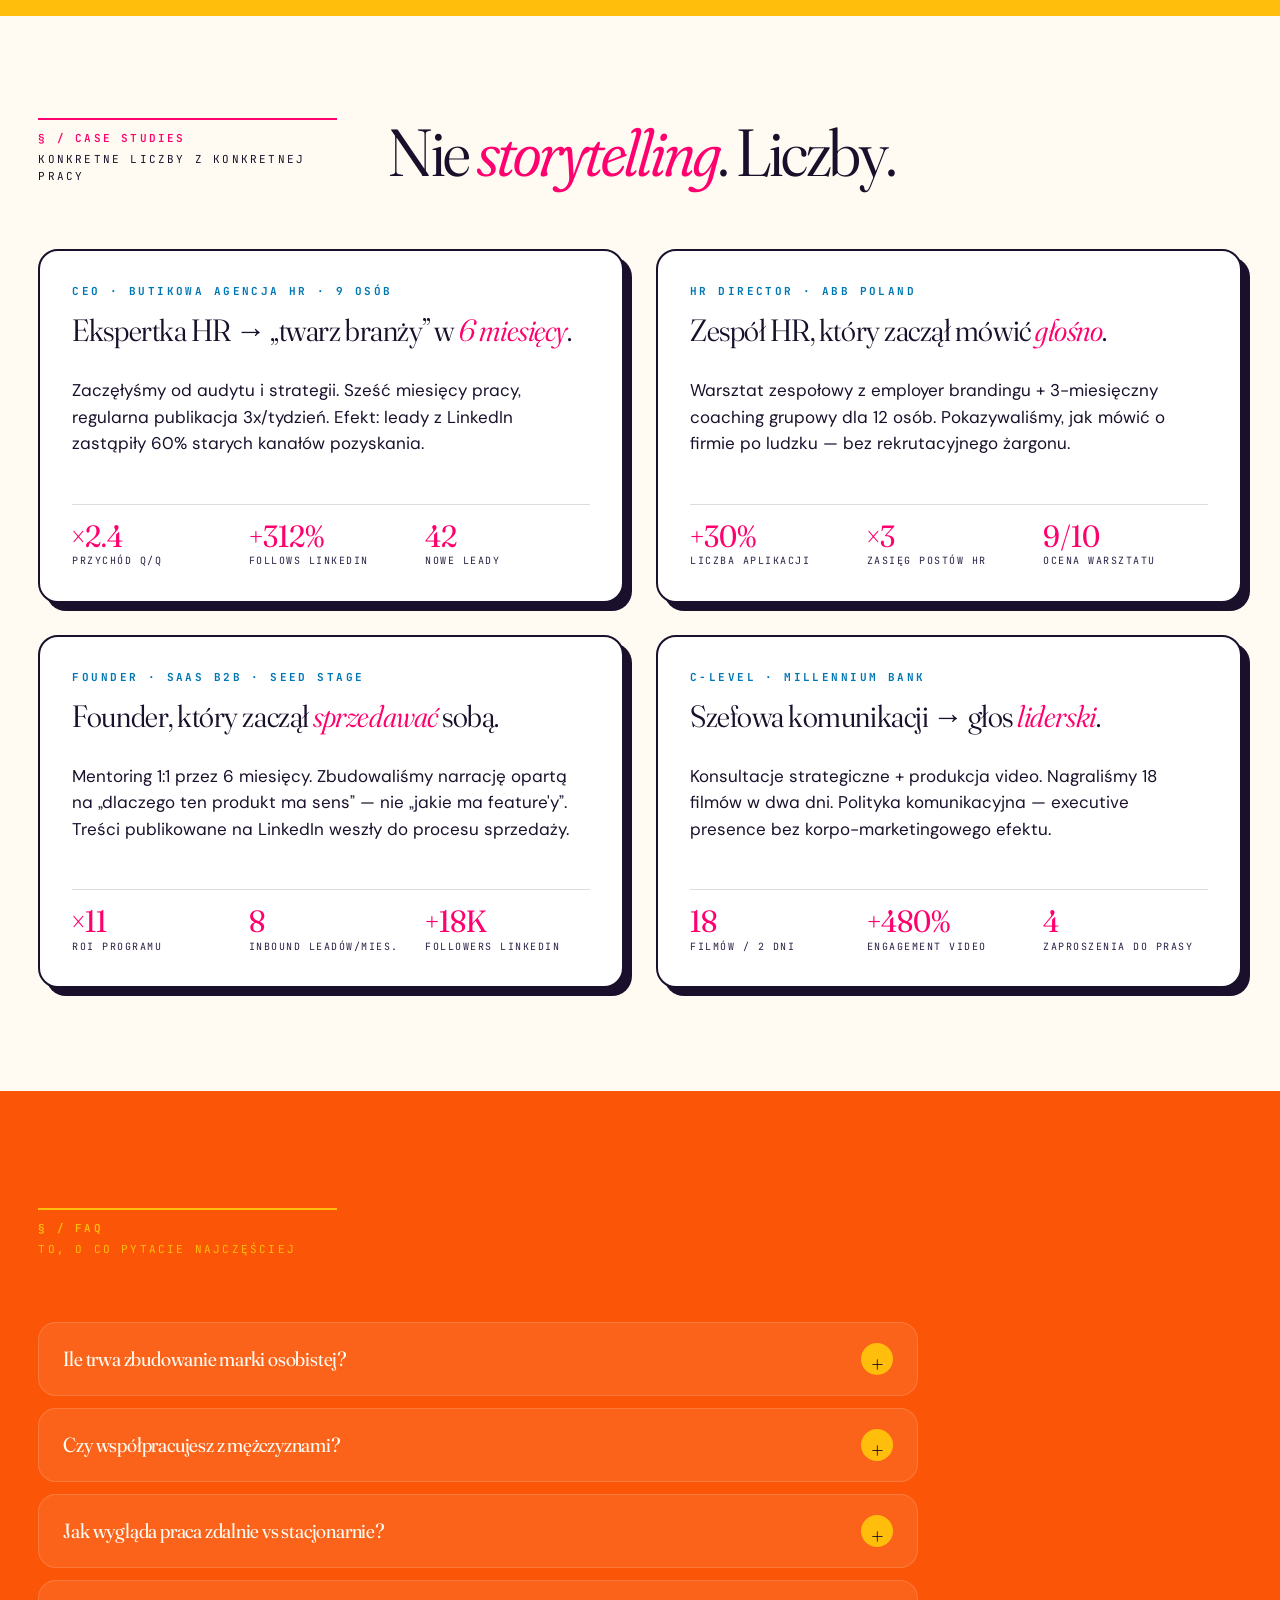
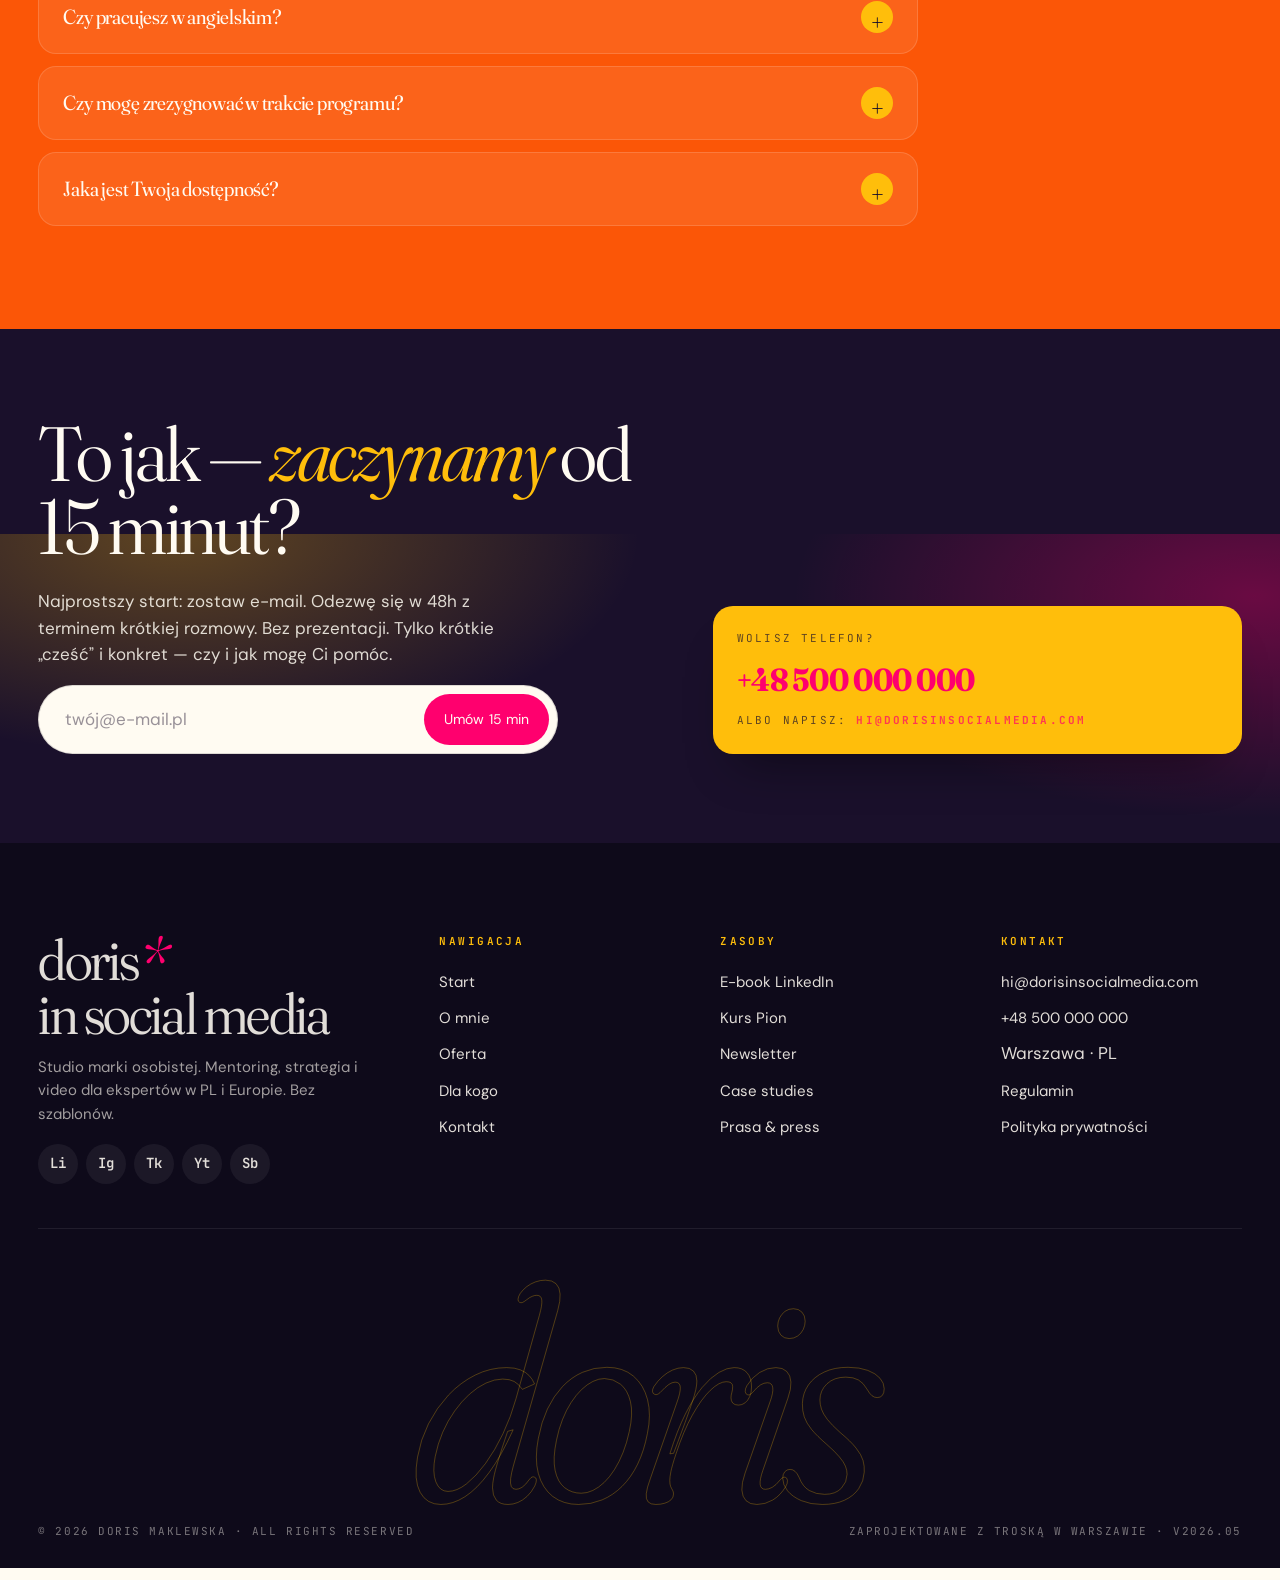
<file: wspolpraca.html>
<!doctype html>
<html lang="pl">
<head>
<meta charset="utf-8" />
<meta name="viewport" content="width=device-width, initial-scale=1" />
<title>Dla kogo / Współpraca — Doris Maklewska</title>
<meta name="description" content="Z kim pracuję i jak wygląda ten proces. Dla ekspertek, liderów, founderek i zespołów, które chcą być zapamiętane." />

<link rel="preconnect" href="https://fonts.googleapis.com">
<link rel="preconnect" href="https://fonts.gstatic.com" crossorigin>
<link href="https://fonts.googleapis.com/css2?family=Fraunces:ital,opsz,wght,SOFT,WONK@0,9..144,300..900,0..100,0..1;1,9..144,300..900,0..100,0..1&family=DM+Sans:ital,opsz,wght@0,9..40,300..700;1,9..40,300..700&family=JetBrains+Mono:wght@400;600&display=swap" rel="stylesheet">
<link rel="stylesheet" href="styles.css">

<style>
.page-hero{
  padding: clamp(40px, 5vw, 80px) 0;
  position: relative;
  overflow: hidden;
}
.page-hero .breadcrumb{
  font-family: var(--f-mono); font-size: 11px; letter-spacing: .22em;
  text-transform: uppercase; color: var(--teal); font-weight: 600;
  margin-bottom: 16px;
}
.page-hero h1{
  font-family: var(--f-serif);
  font-weight: 350;
  font-size: clamp(56px, 9vw, 148px);
  line-height: 0.9;
  letter-spacing: -.035em;
  margin: 0;
  font-variation-settings: "opsz" 144, "SOFT" 40, "WONK" 1;
  max-width: 15ch;
}
.page-hero h1 em{ font-style: italic; color: var(--pink);}
.page-hero h1 u{
  text-decoration: none;
  background: var(--amber);
  padding: 0 .12em;
  border-radius: 10px;
}
.page-hero .lead{
  font-family: var(--f-serif);
  font-size: clamp(22px, 2vw, 30px);
  font-weight: 350;
  line-height: 1.35;
  max-width: 42ch;
  margin: 32px 0 0;
  font-variation-settings:"opsz" 120, "SOFT" 50;
  color: var(--plum-soft);
}

/* personas */
.personas{ border-top: 2px solid var(--plum); background: var(--paper);}
.persona-grid{
  display:grid;
  grid-template-columns: repeat(2, 1fr);
  gap: clamp(20px, 3vw, 32px);
}
.persona{
  position: relative;
  padding: 36px;
  border-radius: 24px;
  border: 2px solid var(--plum);
  box-shadow: 10px 10px 0 var(--plum);
  display:flex; flex-direction:column; gap: 16px;
  min-height: 440px;
  overflow: hidden;
  transition: transform .3s, box-shadow .3s;
}
.persona:hover{ transform: translate(-3px,-3px); box-shadow: 14px 14px 0 var(--plum);}

.persona .tag{
  font-family: var(--f-mono);
  font-size: 11px;
  letter-spacing: .22em;
  text-transform: uppercase;
  font-weight: 700;
}
.persona h3{
  font-family: var(--f-serif);
  font-weight: 350;
  font-size: clamp(28px, 2.8vw, 44px);
  line-height: 1.02;
  margin: 0;
  letter-spacing: -.02em;
  font-variation-settings:"opsz" 144, "SOFT" 40, "WONK" 1;
}
.persona h3 em{ font-style: italic;}
.persona p{
  font-size: 15.5px; line-height: 1.6;
  margin: 0;
}
.persona ul{
  list-style: none; padding: 0; margin: 12px 0 0;
  display:flex; flex-direction: column; gap: 8px;
}
.persona ul li{
  padding-left: 24px;
  position: relative;
  font-size: 14.5px;
  line-height: 1.5;
}
.persona ul li::before{
  content: "→"; position: absolute; left: 0; font-weight: 700;
}
.persona .glyph{
  position:absolute; right: -14px; bottom: -40px;
  font-family: var(--f-serif); font-style: italic;
  font-size: 220px; line-height: 1;
  pointer-events:none;
  font-variation-settings: "SOFT" 100, "WONK" 1;
  opacity: .1;
}

.persona.p1{ background: var(--amber); color: var(--plum);}
.persona.p1 .tag{ color: var(--pink);}
.persona.p1 h3 em{ color: var(--pink);}
.persona.p1 ul li::before{ color: var(--pink);}
.persona.p1 .glyph{ color: var(--plum);}

.persona.p2{ background: var(--teal); color: var(--paper);}
.persona.p2 .tag{ color: var(--amber);}
.persona.p2 h3 em{ color: var(--amber);}
.persona.p2 ul li::before{ color: var(--amber);}
.persona.p2 .glyph{ color: var(--paper); opacity: .08;}

.persona.p3{ background: var(--pink); color: var(--paper);}
.persona.p3 .tag{ color: var(--amber);}
.persona.p3 h3 em{ color: var(--amber);}
.persona.p3 ul li::before{ color: var(--amber);}
.persona.p3 .glyph{ color: var(--paper); opacity: .12;}

.persona.p4{ background: var(--plum); color: var(--paper);}
.persona.p4 .tag{ color: var(--amber);}
.persona.p4 h3 em{ color: var(--amber);}
.persona.p4 ul li::before{ color: var(--amber);}
.persona.p4 .glyph{ color: var(--amber); opacity: .1;}

/* not-for-you */
.notforyou{ background: var(--plum); color: var(--paper);}
.notforyou .sec-id{ border-top-color: var(--pink); color: var(--pink);}
.notforyou .sec-id b{ color: var(--pink);}
.notforyou .sec-title{ color: var(--paper);}
.notforyou .sec-title em{ color: var(--pink);}

.nfy-grid{
  display:grid;
  grid-template-columns: repeat(3, 1fr);
  gap: clamp(16px, 2vw, 24px);
}
.nfy{
  padding: 26px;
  border: 1px solid rgba(255,255,255,.14);
  border-radius: 18px;
  display:flex; flex-direction:column; gap:10px;
}
.nfy .x{
  width: 42px; height: 42px; border-radius: 50%;
  background: var(--pink); color: var(--paper);
  display:grid; place-items:center;
  font-weight: 700; font-size: 18px;
  margin-bottom: 6px;
}
.nfy h4{
  font-family: var(--f-serif);
  font-weight: 400;
  font-size: clamp(20px, 1.8vw, 26px);
  margin: 0;
  letter-spacing: -.01em;
  font-variation-settings:"opsz" 120, "SOFT" 40, "WONK" 1;
}
.nfy p{ font-size: 14.5px; line-height: 1.55; opacity: .85; margin: 0;}

/* process */
.process{ background: var(--amber);}
.process .sec-id{ border-top-color: var(--plum); color: var(--plum);}
.process .sec-id b{ color: var(--plum);}
.process .sec-title em{ color: var(--pink);}

.steps{
  display:grid;
  grid-template-columns: repeat(4, 1fr);
  gap: clamp(16px, 2vw, 24px);
  counter-reset: step;
}
.step{
  position: relative;
  padding: 28px 24px 28px;
  border-radius: 18px;
  background: var(--paper-2);
  border: 2px solid var(--plum);
  display:flex; flex-direction: column; gap: 12px;
  min-height: 280px;
}
.step .n{
  font-family: var(--f-mono);
  font-size: 13px;
  letter-spacing: .22em;
  color: var(--pink);
  font-weight: 700;
}
.step h4{
  font-family: var(--f-serif);
  font-weight: 400;
  font-size: clamp(22px, 2vw, 30px);
  margin: 0;
  letter-spacing: -.01em;
  font-variation-settings:"opsz" 120, "SOFT" 40, "WONK" 1;
}
.step h4 em{ font-style: italic; color: var(--pink);}
.step p{ font-size: 14.5px; line-height: 1.55; color: var(--plum-soft); margin: 0;}
.step .circle{
  position: absolute;
  top: -22px; right: -22px;
  width: 64px; height: 64px;
  background: var(--pink);
  color: var(--paper);
  border-radius: 50%;
  display: grid; place-items: center;
  font-family: var(--f-serif);
  font-style: italic;
  font-size: 28px;
  font-weight: 400;
  border: 3px solid var(--plum);
}
.step:nth-child(2) .circle{ background: var(--teal);}
.step:nth-child(3) .circle{ background: var(--orange);}
.step:nth-child(4) .circle{ background: var(--plum); color: var(--amber);}

/* case-studies */
.cases{ background: var(--paper);}
.case-grid{
  display:grid;
  grid-template-columns: 1fr 1fr;
  gap: clamp(20px, 3vw, 32px);
}
.case{
  padding: 32px;
  border-radius: 20px;
  background: var(--paper-2);
  border: 2px solid var(--plum);
  box-shadow: 8px 8px 0 var(--plum);
  display:flex; flex-direction: column; gap: 14px;
}
.case .who{
  font-family: var(--f-mono);
  font-size: 11px;
  letter-spacing: .22em;
  text-transform: uppercase;
  color: var(--teal);
  font-weight: 700;
}
.case h3{
  font-family: var(--f-serif);
  font-weight: 350;
  font-size: clamp(24px, 2.4vw, 34px);
  line-height: 1.05;
  margin: 0;
  letter-spacing: -.015em;
  font-variation-settings:"opsz" 120, "SOFT" 30, "WONK" 1;
}
.case h3 em{ font-style: italic; color: var(--pink);}
.case .metrics{
  display:grid;
  grid-template-columns: repeat(3, 1fr);
  gap: 12px;
  margin-top: 16px;
  padding-top: 16px;
  border-top: 1px solid var(--rule);
}
.case .metrics .m{
  display:flex; flex-direction: column; gap: 2px;
}
.case .metrics .v{
  font-family: var(--f-serif);
  font-size: clamp(24px, 2.4vw, 32px);
  font-weight: 400;
  color: var(--pink);
  font-variation-settings:"opsz" 120, "SOFT" 50;
  line-height: 1;
}
.case .metrics .l{
  font-family: var(--f-mono);
  font-size: 10px;
  letter-spacing: .15em;
  text-transform: uppercase;
  color: var(--plum-soft);
}

/* FAQ */
.faq{ background: var(--orange); color: var(--paper);}
.faq .sec-id,
.faq .sec-id b{ color: var(--amber); border-top-color: var(--amber);}
.faq .sec-title{ color: var(--paper);}
.faq .sec-title em{ color: var(--amber);}

.faq-list{
  display:flex; flex-direction: column; gap: 12px;
  max-width: 880px;
}
.faq-item{
  border-radius: 18px;
  background: rgba(255,255,255,.08);
  border: 1px solid rgba(255,255,255,.15);
  padding: 0;
  overflow: hidden;
}
.faq-item summary{
  cursor: pointer;
  list-style: none;
  padding: 20px 24px;
  display:flex; align-items: center; justify-content: space-between;
  font-family: var(--f-serif);
  font-weight: 400;
  font-size: clamp(18px, 1.6vw, 24px);
  letter-spacing: -.01em;
  font-variation-settings:"opsz" 120, "SOFT" 40, "WONK" 1;
}
.faq-item summary::-webkit-details-marker{ display: none;}
.faq-item summary::after{
  content: "+";
  font-size: 28px;
  width: 32px; height: 32px;
  border-radius: 50%;
  background: var(--amber);
  color: var(--plum);
  display: grid; place-items: center;
  flex-shrink: 0;
  margin-left: 16px;
  transition: transform .2s;
  font-weight: 400;
}
.faq-item[open] summary::after{ transform: rotate(45deg);}
.faq-item .body{
  padding: 0 24px 20px;
  font-size: 15.5px;
  line-height: 1.65;
  max-width: 58ch;
  color: color-mix(in srgb, var(--paper) 92%, transparent);
}

@media (max-width: 980px){
  .persona-grid{ grid-template-columns: 1fr;}
  .nfy-grid{ grid-template-columns: 1fr;}
  .steps{ grid-template-columns: repeat(2,1fr);}
  .case-grid{ grid-template-columns: 1fr;}
}
</style>
</head>
<body>

<div class="topbar">
  <div class="wrap">
    <div><span class="dot"></span> Przyjmuję nowe projekty — jesień 2026</div>
    <div>
      <span>Warszawa, PL</span>
      <span class="sep">//</span>
      <span id="clock">—</span>
      <span class="sep">//</span>
      <span>PL / EN</span>
    </div>
  </div>
</div>

<header class="nav">
  <div class="wrap">
    <a href="index.html" class="brand">
      doris<b>*</b>in social media <sup>est. 2015</sup>
    </a>
    <nav>
      <ul>
        <li><a class="navlink" href="index.html">Start</a></li>
        <li><a class="navlink" href="o-mnie.html">O mnie</a></li>
        <li><a class="navlink" href="oferta.html">Oferta</a></li>
        <li><a class="navlink" href="wspolpraca.html">Dla kogo</a></li>
        <li><a class="navlink" href="kontakt.html">Kontakt</a></li>
      </ul>
    </nav>
    <a href="kontakt.html" class="cta">
      Pogadajmy <span class="arrow">↗</span>
    </a>
  </div>
</header>

<!-- ========== page hero ========== -->
<section class="page-hero">
  <div class="wrap">
    <div class="breadcrumb">Start → <b style="color:var(--plum)">Dla kogo</b></div>
    <h1 data-reveal>Pracujemy <em>razem</em>, kiedy to ma <u>sens</u>.</h1>
    <p class="lead" data-reveal style="--delay:120ms">
      Nie jestem dla każdego — i to dobrze. Poniżej opisuję, z kim lubię pracować,
      kiedy współpraca ma szansę zadziałać, a kiedy lepiej odpuścić. Uczciwie.
    </p>
  </div>
</section>

<!-- ========== personas ========== -->
<section class="section personas">
  <div class="wrap">
    <div class="sec-head">
      <div class="sec-id"><b>§ / Z kim pracuję</b><span>Cztery typy osób, które zostają dłużej</span></div>
      <h2 class="sec-title" data-reveal>Cztery <em>osoby</em>. Jedna <u>potrzeba</u>.</h2>
    </div>

    <div class="persona-grid">
      <div class="persona p1" data-reveal>
        <span class="glyph">E</span>
        <span class="tag">01 — Ekspertka solo</span>
        <h3>Ekspertka <em>z rozpędu</em>.</h3>
        <p>
          Doradczyni, prawniczka, coach, konsultantka. Masz portfolio klientów z polecenia,
          ale czujesz, że „tak nie można dalej”. Chcesz zbudować rozpoznawalność, która pracuje za Ciebie.
        </p>
        <ul>
          <li>Robisz to dobrze, ale świat tego nie wie</li>
          <li>Twój LinkedIn pamięta 2018 rok</li>
          <li>Masz pomysły, nie masz planu</li>
        </ul>
      </div>

      <div class="persona p2" data-reveal style="--delay:100ms">
        <span class="glyph">F</span>
        <span class="tag">02 — Founderka / CEO</span>
        <h3>Prowadzisz <em>firmę</em>, chcesz być twarzą.</h3>
        <p>
          Wiesz, że Twoja marka osobista sprzedaje lepiej niż firmowy fanpage.
          Nie masz czasu na eksperymenty — potrzebujesz systemu, który działa w tle,
          kiedy Ty rozwijasz produkt.
        </p>
        <ul>
          <li>Masz zespół — chcesz, żeby też pisał</li>
          <li>Chcesz „mówić do rynku”, nie „postować”</li>
          <li>Cenisz sobie strukturę i zwrot z czasu</li>
        </ul>
      </div>

      <div class="persona p3" data-reveal style="--delay:200ms">
        <span class="glyph">L</span>
        <span class="tag">03 — Liderka / zarząd</span>
        <h3>Jesteś w zarządzie <em>i musisz</em> zacząć mówić.</h3>
        <p>
          Bo rynek tego wymaga, bo zarząd tak zdecydował, bo to po prostu działa.
          Chcesz brzmieć jak Ty, nie jak PR agencja. Chcesz mieć do tego proces, nie improwizację.
        </p>
        <ul>
          <li>Executive presence online, nie „personal brand”</li>
          <li>Pracujemy z oglądem, nie wbrew kulturze firmy</li>
          <li>Raz na tydzień, profesjonalnie, bez ściemy</li>
        </ul>
      </div>

      <div class="persona p4" data-reveal style="--delay:280ms">
        <span class="glyph">T</span>
        <span class="tag">04 — Zespół w firmie</span>
        <h3>Zespół sales / HR / <em>marketingu</em>.</h3>
        <p>
          Szkolenie z LinkedIna, które nie nudzi po 30 minutach. Employer branding, który
          brzmi jak ludzie, nie jak rekrutacja. Albo video dla ekspertów, którzy nie chcą być „TikTokerami”.
        </p>
        <ul>
          <li>6 – 60 osób, on-site lub zdalnie</li>
          <li>Warsztat = wychodzicie z gotowymi materiałami</li>
          <li>Follow-up po miesiącu, bo jedno szkolenie = 0 nawyków</li>
        </ul>
      </div>
    </div>
  </div>
</section>

<!-- ========== marquee ========== -->
<div class="marquee" aria-hidden="true">
  <div class="marquee-track">
    <span>uczciwie <span class="star">✦</span> konkretnie <span class="star">✦</span> z humorem <span class="star">✦</span> bez ściemy <span class="star">✦</span> uczciwie <span class="star">✦</span> konkretnie <span class="star">✦</span> z humorem <span class="star">✦</span> bez ściemy <span class="star">✦</span></span>
    <span>uczciwie <span class="star">✦</span> konkretnie <span class="star">✦</span> z humorem <span class="star">✦</span> bez ściemy <span class="star">✦</span> uczciwie <span class="star">✦</span> konkretnie <span class="star">✦</span> z humorem <span class="star">✦</span> bez ściemy <span class="star">✦</span></span>
  </div>
</div>

<!-- ========== not for you ========== -->
<section class="section notforyou">
  <div class="wrap">
    <div class="sec-head">
      <div class="sec-id"><b>§ / Szczera rozmowa</b><span>Kiedy lepiej odpuścić — i komu nie wcisnę współpracy</span></div>
      <h2 class="sec-title" data-reveal>Nie pracuję z Tobą, jeśli<em>…</em></h2>
    </div>

    <div class="nfy-grid">
      <div class="nfy" data-reveal>
        <div class="x">1</div>
        <h4>Chcesz „tylko zasięgi”.</h4>
        <p>Nie specjalizuję się w viralu. Tworzę marki, które sprzedają — a to inna konkurencja i inny zestaw narzędzi. Nie będę Ci obiecywać 100k followersów w miesiąc.</p>
      </div>
      <div class="nfy" data-reveal style="--delay:100ms">
        <div class="x">2</div>
        <h4>Chcesz, żebym <em>pisała za Ciebie</em>.</h4>
        <p>Nie jestem ghostwriterką. Uczę Ciebie pisać, montować, nagrywać. Jeśli szukasz kogoś, kto zrobi Twój LinkedIn „z automatu” — poleć mi zaufane osoby, do których wyślę.</p>
      </div>
      <div class="nfy" data-reveal style="--delay:200ms">
        <div class="x">3</div>
        <h4>Nie masz <em>czasu</em> na robotę.</h4>
        <p>Mentoring 1:1 to ok. 3–5 godzin Twojej pracy tygodniowo między sesjami. Jeśli nie masz tej przestrzeni — zaczniemy od konsultacji, nie od programu. Uczciwie.</p>
      </div>
    </div>
  </div>
</section>

<!-- ========== process ========== -->
<section class="section process" id="process">
  <div class="wrap">
    <div class="sec-head">
      <div class="sec-id"><b>§ / Proces</b><span>Jak wygląda współpraca, krok po kroku</span></div>
      <h2 class="sec-title" data-reveal>Jak to <em>robimy</em>.</h2>
    </div>

    <div class="steps">
      <div class="step" data-reveal>
        <span class="circle">01</span>
        <span class="n">Krok 1 — 15 min</span>
        <h4>Rozmowa <em>wstępna</em>.</h4>
        <p>Bezpłatnie, 15 minut, online. Opowiadasz co chcesz osiągnąć. Ja mówię, czy i jak mogę Ci pomóc. Bez sprzedażowej paplaniny.</p>
      </div>
      <div class="step" data-reveal style="--delay:100ms">
        <span class="circle">02</span>
        <span class="n">Krok 2 — 3 dni</span>
        <h4>Propozycja <em>skrojona</em>.</h4>
        <p>W ciągu 3 dni wysyłam Ci konkretną propozycję: format, zakres, cena, kalendarz. Jeśli potrzebujesz call follow-up — wpadamy na 30 minut.</p>
      </div>
      <div class="step" data-reveal style="--delay:200ms">
        <span class="circle">03</span>
        <span class="n">Krok 3 — start</span>
        <h4>Kick-off &amp; <em>audyt</em>.</h4>
        <p>Zaczynamy od audytu Twoich kanałów i rozmowy o strategii. Tu wychodzi „wszystko”, co chcesz przepracować — łącznie z pytaniem „co robię źle?”.</p>
      </div>
      <div class="step" data-reveal style="--delay:300ms">
        <span class="circle">04</span>
        <span class="n">Krok 4 — robota</span>
        <h4>Regularna <em>praca</em>.</h4>
        <p>Sesje co dwa tygodnie, Voxer między nimi, analiza Twoich publikacji. Ty piszesz i publikujesz. Ja pilnuję, żebyś nie ugrzęzła w swojej głowie.</p>
      </div>
    </div>
  </div>
</section>

<!-- ========== case studies ========== -->
<section class="section cases">
  <div class="wrap">
    <div class="sec-head">
      <div class="sec-id"><b>§ / Case studies</b><span>Konkretne liczby z konkretnej pracy</span></div>
      <h2 class="sec-title" data-reveal>Nie <em>storytelling</em>. Liczby.</h2>
    </div>

    <div class="case-grid">
      <div class="case" data-reveal>
        <span class="who">CEO · butikowa agencja HR · 9 osób</span>
        <h3>Ekspertka HR → „twarz branży” w <em>6 miesięcy</em>.</h3>
        <p>Zaczęłyśmy od audytu i strategii. Sześć miesięcy pracy, regularna publikacja 3x/tydzień. Efekt: leady z LinkedIn zastąpiły 60% starych kanałów pozyskania.</p>
        <div class="metrics">
          <div class="m"><span class="v">×2.4</span><span class="l">Przychód Q/Q</span></div>
          <div class="m"><span class="v">+312%</span><span class="l">Follows LinkedIn</span></div>
          <div class="m"><span class="v">42</span><span class="l">Nowe leady</span></div>
        </div>
      </div>

      <div class="case" data-reveal style="--delay:120ms">
        <span class="who">HR Director · ABB Poland</span>
        <h3>Zespół HR, który zaczął mówić <em>głośno</em>.</h3>
        <p>Warsztat zespołowy z employer brandingu + 3-miesięczny coaching grupowy dla 12 osób. Pokazywaliśmy, jak mówić o firmie po ludzku — bez rekrutacyjnego żargonu.</p>
        <div class="metrics">
          <div class="m"><span class="v">+30%</span><span class="l">Liczba aplikacji</span></div>
          <div class="m"><span class="v">×3</span><span class="l">Zasięg postów HR</span></div>
          <div class="m"><span class="v">9/10</span><span class="l">Ocena warsztatu</span></div>
        </div>
      </div>

      <div class="case" data-reveal style="--delay:200ms">
        <span class="who">Founder · SaaS B2B · seed stage</span>
        <h3>Founder, który zaczął <em>sprzedawać</em> sobą.</h3>
        <p>Mentoring 1:1 przez 6 miesięcy. Zbudowaliśmy narrację opartą na „dlaczego ten produkt ma sens” — nie „jakie ma feature'y”. Treści publikowane na LinkedIn weszły do procesu sprzedaży.</p>
        <div class="metrics">
          <div class="m"><span class="v">×11</span><span class="l">ROI programu</span></div>
          <div class="m"><span class="v">8</span><span class="l">Inbound leadów/mies.</span></div>
          <div class="m"><span class="v">+18K</span><span class="l">Followers LinkedIn</span></div>
        </div>
      </div>

      <div class="case" data-reveal style="--delay:280ms">
        <span class="who">C-level · Millennium Bank</span>
        <h3>Szefowa komunikacji → głos <em>liderski</em>.</h3>
        <p>Konsultacje strategiczne + produkcja video. Nagraliśmy 18 filmów w dwa dni. Polityka komunikacyjna — executive presence bez korpo-marketingowego efektu.</p>
        <div class="metrics">
          <div class="m"><span class="v">18</span><span class="l">Filmów / 2 dni</span></div>
          <div class="m"><span class="v">+480%</span><span class="l">Engagement video</span></div>
          <div class="m"><span class="v">4</span><span class="l">Zaproszenia do prasy</span></div>
        </div>
      </div>
    </div>
  </div>
</section>

<!-- ========== FAQ ========== -->
<section class="section faq">
  <div class="wrap">
    <div class="sec-head">
      <div class="sec-id"><b>§ / FAQ</b><span>To, o co pytacie najczęściej</span></div>
      <h2 class="sec-title" data-reveal>Krótko i <em>uczciwie</em>.</h2>
    </div>

    <div class="faq-list" data-reveal>
      <details class="faq-item">
        <summary>Ile trwa zbudowanie marki osobistej?</summary>
        <div class="body">
          Pierwsze efekty (ruch, komentarze, zapytania) — 6 do 12 tygodni systematycznej pracy.
          Realną „markę, którą się rozpoznaje” — 9 do 18 miesięcy. Nie ma tu skrótów.
          Każdy, kto mówi, że są — sprzedaje Ci nadzieję, nie narzędzie.
        </div>
      </details>
      <details class="faq-item">
        <summary>Czy współpracujesz z mężczyznami?</summary>
        <div class="body">
          Oczywiście — i robię to z przyjemnością. Większość klientów w mentoringu to kobiety,
          ale szkolenia firmowe i prelekcje prowadzę dla grup mieszanych.
          Moja „twarz marki” jest kobieca, bo mam takie historie do opowiedzenia. Moja metoda jest dla każdego.
        </div>
      </details>
      <details class="faq-item">
        <summary>Jak wygląda praca zdalnie vs stacjonarnie?</summary>
        <div class="body">
          Większość pracy 1:1 odbywa się online (Google Meet) — tak jest wygodniej dla obu stron.
          Szkolenia firmowe lubię robić on-site, bo zespół pracuje lepiej, kiedy widzi się na żywo.
          Produkcje video — zawsze u mnie w studio w Warszawie albo u Ciebie, jeśli dojazd ma sens.
        </div>
      </details>
      <details class="faq-item">
        <summary>Czy pracujesz w angielskim?</summary>
        <div class="body">
          Tak — mentoring, szkolenia i prelekcje prowadzę w PL i EN. Pracuję z klientami
          z Niemiec, Szwajcarii, UK i Skandynawii. Moja strategia marki osobistej się tłumaczy,
          tylko odbiorca się zmienia.
        </div>
      </details>
      <details class="faq-item">
        <summary>Czy mogę zrezygnować w trakcie programu?</summary>
        <div class="body">
          Mentoring 1:1 sprzedaję w pakiecie 3-miesięcznym. Jeżeli po 2 sesjach czujesz,
          że „to nie to” — zwracam Ci 50% kosztów, bez pytań. Zdarza się bardzo rzadko,
          ale wolę, żeby ta opcja była jasna.
        </div>
      </details>
      <details class="faq-item">
        <summary>Jaka jest Twoja dostępność?</summary>
        <div class="body">
          Mentoring 1:1 — 6 miejsc na kwartał. Szkolenia firmowe — zwykle 4–6 tygodni
          wyprzedzenia. Prelekcje — w zależności od kalendarza. Konsultacje strategiczne
          — często są wolne terminy w ciągu 2 tygodni.
        </div>
      </details>
    </div>
  </div>
</section>

<!-- ========== CTA big ========== -->
<section class="cta-big">
  <div class="wrap">
    <h2 data-reveal>To jak — <em>zaczynamy</em> od 15 minut?</h2>
    <div class="row2">
      <div data-reveal style="--delay:120ms">
        <p>Najprostszy start: zostaw e-mail. Odezwę się w 48h z terminem krótkiej rozmowy.
           Bez prezentacji. Tylko krótkie „cześć” i konkret — czy i jak mogę Ci pomóc.</p>
        <form class="form" onsubmit="event.preventDefault(); this.querySelector('button').textContent='Dzięki! Odezwę się.';">
          <input type="email" required placeholder="twój@e-mail.pl" aria-label="Email"/>
          <button type="submit">Umów 15 min</button>
        </form>
      </div>
      <div class="tel" data-reveal style="--delay:200ms">
        <span class="l">Wolisz telefon?</span>
        <span class="v"><a href="tel:+48500000000">+48 500 000 000</a></span>
        <span class="l">Albo napisz: <a href="mailto:hi@dorisinsocialmedia.com">hi@dorisinsocialmedia.com</a></span>
      </div>
    </div>
  </div>
</section>

<footer>
  <div class="wrap">
    <div class="foot-grid">
      <div>
        <div class="foot-brand">doris<em>*</em><br>in social media</div>
        <p class="foot-about">Studio marki osobistej. Mentoring, strategia i video dla ekspertów w PL i Europie. Bez szablonów.</p>
        <div class="socials">
          <a href="#" aria-label="LinkedIn">Li</a>
          <a href="#" aria-label="Instagram">Ig</a>
          <a href="#" aria-label="TikTok">Tk</a>
          <a href="#" aria-label="YouTube">Yt</a>
          <a href="#" aria-label="Substack">Sb</a>
        </div>
      </div>
      <div>
        <h4>Nawigacja</h4>
        <ul>
          <li><a href="index.html">Start</a></li>
          <li><a href="o-mnie.html">O mnie</a></li>
          <li><a href="oferta.html">Oferta</a></li>
          <li><a href="wspolpraca.html">Dla kogo</a></li>
          <li><a href="kontakt.html">Kontakt</a></li>
        </ul>
      </div>
      <div>
        <h4>Zasoby</h4>
        <ul>
          <li><a href="oferta.html#ebook">E-book LinkedIn</a></li>
          <li><a href="oferta.html#kurs">Kurs Pion</a></li>
          <li><a href="kontakt.html#newsletter">Newsletter</a></li>
          <li><a href="#">Case studies</a></li>
          <li><a href="#">Prasa &amp; press</a></li>
        </ul>
      </div>
      <div>
        <h4>Kontakt</h4>
        <ul>
          <li><a href="mailto:hi@dorisinsocialmedia.com">hi@dorisinsocialmedia.com</a></li>
          <li><a href="tel:+48500000000">+48 500 000 000</a></li>
          <li>Warszawa · PL</li>
          <li><a href="#">Regulamin</a></li>
          <li><a href="#">Polityka prywatności</a></li>
        </ul>
      </div>
    </div>
    <div class="footermark">doris</div>
    <div class="colophon">
      <span>© 2026 Doris Maklewska · All rights reserved</span>
      <span>Zaprojektowane z troską w Warszawie · v2026.05</span>
    </div>
  </div>
</footer>

<script src="app.js"></script>
</body>
</html>
</file>
<file: styles.css>
/* ================================================================
   DORIS — Editorial brand system · v2026.05
   Palette refresh: Amber Gold, Teal Blue, Blaze Orange, Neon Pink
   ================================================================ */

:root{
  /* new brand palette */
  --amber:        #ffbe0b;
  --amber-soft:   #ffd557;
  --teal:         #0077b5;
  --teal-deep:    #004a75;
  --teal-soft:    #4aa8d8;
  --orange:       #fb5607;
  --orange-soft:  #ff8a47;
  --pink:         #ff006e;
  --pink-soft:    #ff4d97;

  /* surfaces & ink */
  --paper:     #FFFBF2;
  --paper-2:   #FFFFFF;
  --ink:       #0E0A1A;
  --plum:      #1A102B;
  --plum-soft: #2C1F45;

  --rule:  rgba(14,10,26,.14);
  --rule2: rgba(14,10,26,.06);

  --f-serif: "Fraunces", "Cormorant Garamond", Georgia, serif;
  --f-sans:  "DM Sans", ui-sans-serif, system-ui, -apple-system, sans-serif;
  --f-mono:  "JetBrains Mono", ui-monospace, monospace;

  --edge: clamp(18px, 3vw, 40px);
}

*,*::before,*::after{ box-sizing:border-box; }
html,body{ margin:0; padding:0; }
html{ scroll-behavior:smooth; }

body{
  background: var(--paper);
  color: var(--plum);
  font-family: var(--f-sans);
  font-size: 17px;
  line-height: 1.55;
  font-feature-settings: "ss01","ss02","cv11";
  -webkit-font-smoothing:antialiased;
  text-rendering:optimizeLegibility;
  overflow-x: hidden;
}

img,svg{ display:block; max-width:100%; }
a{ color:inherit; text-decoration:none; }
button{ font:inherit; color:inherit; background:none; border:0; cursor:pointer; }

/* ---------- grain ---------- */
body::before{
  content:"";
  position:fixed; inset:0;
  pointer-events:none;
  z-index:100;
  opacity:.22;
  mix-blend-mode:multiply;
  background-image: url("data:image/svg+xml;utf8,<svg xmlns='http://www.w3.org/2000/svg' width='240' height='240'><filter id='n'><feTurbulence type='fractalNoise' baseFrequency='0.9' numOctaves='2' stitchTiles='stitch'/><feColorMatrix values='0 0 0 0 0.06  0 0 0 0 0.04  0 0 0 0 0.1  0 0 0 0.22 0'/></filter><rect width='100%' height='100%' filter='url(%23n)'/></svg>");
}

/* faint color wash so paper isn't boring */
body::after{
  content:"";
  position:fixed; inset:-1px;
  pointer-events:none; z-index:99;
  background:
    radial-gradient(900px 500px at 8% -5%, rgba(255,190,11,.22), transparent 62%),
    radial-gradient(900px 600px at 100% 0%, rgba(0,119,181,.10), transparent 58%),
    radial-gradient(700px 500px at 50% 110%, rgba(255,0,110,.10), transparent 60%);
}

::selection{ background: var(--pink); color: var(--paper-2); }

/* ================================================================
   Layout helpers
   ================================================================ */
.wrap{
  width: min(1320px, 100% - calc(var(--edge)*2));
  margin-inline: auto;
}
.row{ display:grid; gap: clamp(16px, 2vw, 28px); }

/* ================================================================
   Top utility bar
   ================================================================ */
.topbar{
  background: var(--plum);
  color: var(--paper);
  font-family: var(--f-mono);
  font-size: 11px;
  letter-spacing: .14em;
  text-transform: uppercase;
}
.topbar .wrap{
  display:flex; align-items:center; justify-content:space-between;
  height: 38px;
}
.topbar .dot{
  width:8px; height:8px; border-radius:50%;
  background: var(--amber);
  display:inline-block; vertical-align:middle; margin-right:8px;
  animation: pulse 1.8s ease-in-out infinite;
}
@keyframes pulse{
  0%,100%{ box-shadow: 0 0 0 0 rgba(255,190,11,.6);}
  50%{ box-shadow: 0 0 0 6px rgba(255,190,11,0);}
}
.topbar .sep{ opacity:.35; margin:0 10px; }

/* ================================================================
   Navigation
   ================================================================ */
.nav{
  position: sticky; top: 0; z-index: 40;
  background: color-mix(in srgb, var(--paper) 88%, transparent);
  backdrop-filter: blur(12px) saturate(1.2);
  -webkit-backdrop-filter: blur(12px) saturate(1.2);
  border-bottom: 1px solid var(--rule);
}
.nav .wrap{
  display: grid;
  grid-template-columns: auto 1fr auto;
  align-items:center;
  gap: 24px;
  padding: 16px 0;
}
.brand{
  font-family: var(--f-serif);
  font-size: 22px;
  font-weight: 500;
  letter-spacing: -.02em;
  font-variation-settings: "SOFT" 50, "WONK" 1, "opsz" 144;
  display:flex; align-items:baseline; gap:4px;
}
.brand b{ font-style:italic; font-weight:500; color: var(--pink); }
.brand sup{
  font-family: var(--f-mono);
  font-size:9px;
  letter-spacing:.14em;
  margin-left:6px;
  color: var(--plum);
  opacity:.6;
}
.nav ul{
  list-style:none; padding:0; margin:0;
  display:flex; justify-content:center; gap: 6px;
  flex-wrap:wrap;
}
.nav a.navlink{
  padding: 8px 14px;
  border-radius: 999px;
  font-size: 14px;
  letter-spacing: .01em;
  transition: background .2s, color .2s;
}
.nav a.navlink:hover{ background: var(--amber); color: var(--plum); }
.nav a.navlink.active{ background: var(--plum); color: var(--paper); }

.cta{
  display:inline-flex; align-items:center; gap:10px;
  background: var(--plum);
  color: var(--paper);
  padding: 12px 18px 12px 22px;
  border-radius: 999px;
  font-size: 14px;
  letter-spacing:.01em;
  transition: transform .2s, background .2s;
}
.cta:hover{ background: var(--pink); transform: translateY(-1px); }
.cta .arrow{
  width: 28px; height: 28px;
  border-radius: 50%;
  background: var(--amber);
  color: var(--plum);
  display:grid; place-items:center;
  font-size: 13px;
  transition: transform .3s;
}
.cta:hover .arrow{ background: var(--paper); color: var(--pink); transform: rotate(-45deg); }

.nav-toggle{ display:none; }

/* ================================================================
   BUTTONS — shared
   ================================================================ */
.btn{
  display:inline-flex; align-items:center; gap:10px;
  padding: 14px 22px;
  border-radius: 999px;
  border: 1px solid var(--plum);
  background: var(--plum);
  color: var(--paper);
  font-size: 15px;
  letter-spacing: .005em;
  transition: background .2s, color .2s, transform .2s, border-color .2s;
}
.btn:hover{ background: var(--pink); border-color: var(--pink); transform: translateY(-1px);}
.btn.ghost{ background:transparent; color: var(--plum); }
.btn.ghost:hover{ background: var(--amber); color: var(--plum); border-color: var(--amber);}
.btn.orange{ background: var(--orange); border-color: var(--orange);}
.btn.orange:hover{ background: var(--pink); border-color: var(--pink);}
.btn.teal{ background: var(--teal); border-color: var(--teal);}
.btn.teal:hover{ background: var(--plum); border-color: var(--plum);}
.btn .chev{ transition: transform .3s; }
.btn:hover .chev{ transform: translateX(4px); }

/* ================================================================
   Section chrome
   ================================================================ */
.section{ padding: clamp(72px, 8vw, 130px) 0; position:relative; }
.section.tight{ padding: clamp(48px, 5vw, 80px) 0; }

.sec-head{
  display:grid; grid-template-columns: .35fr 1fr; gap: clamp(24px, 4vw, 64px);
  align-items:end;
  margin-bottom: clamp(36px, 5vw, 72px);
}
.sec-id{
  font-family: var(--f-mono);
  font-size: 11px;
  letter-spacing: .2em;
  text-transform: uppercase;
  display:flex; flex-direction:column; gap: 4px;
  padding-top: 10px;
  border-top: 2px solid var(--pink);
}
.sec-id b{ font-weight: 600; color: var(--pink);}
.sec-title{
  font-family: var(--f-serif);
  font-weight: 350;
  font-size: clamp(36px, 5.2vw, 84px);
  line-height: 0.98;
  letter-spacing: -.03em;
  margin: 0;
  font-variation-settings: "opsz" 144, "SOFT" 30, "WONK" 1;
}
.sec-title em{
  font-style: italic;
  color: var(--pink);
  font-variation-settings: "opsz" 144, "SOFT" 80, "WONK" 1;
}
.sec-title u{
  text-decoration: none;
  background: var(--amber);
  padding: 0 .15em;
  border-radius: 6px;
}

.eyebrow{
  font-family: var(--f-mono);
  font-size: 11px;
  letter-spacing: .22em;
  text-transform: uppercase;
  color: var(--teal);
  display:inline-flex; align-items:center; gap:10px;
  font-weight: 600;
}
.eyebrow::before{
  content:""; width:28px; height:2px; background: var(--teal);
}

/* ================================================================
   MARQUEE
   ================================================================ */
.marquee{
  background: var(--teal);
  color: var(--paper);
  padding: 22px 0;
  overflow: hidden;
  border-top: 2px solid var(--plum);
  border-bottom: 2px solid var(--plum);
}
.marquee.pink{ background: var(--pink);}
.marquee.orange{ background: var(--orange);}
.marquee.amber{ background: var(--amber); color: var(--plum);}
.marquee-track{
  display:flex; gap: 48px;
  white-space: nowrap;
  animation: scroll 42s linear infinite;
  will-change: transform;
}
.marquee-track span{
  font-family: var(--f-serif);
  font-style: italic;
  font-weight: 300;
  font-size: clamp(34px, 4.6vw, 70px);
  letter-spacing: -.02em;
  display:inline-flex; align-items:center; gap: 40px;
  font-variation-settings:"opsz" 144, "SOFT" 100;
}
.marquee-track .star{
  font-family: var(--f-sans);
  font-weight: 400;
  font-style: normal;
  font-size: 0.55em;
  color: var(--amber);
  display:inline-block;
  animation: spin 9s linear infinite;
}
.marquee.amber .marquee-track .star{ color: var(--pink);}
@keyframes scroll{
  from{ transform: translateX(0);}
  to{ transform: translateX(-50%);}
}
@keyframes spin{ to{ transform: rotate(360deg);} }

/* ================================================================
   CTA big — shared
   ================================================================ */
.cta-big{
  position: relative;
  padding: clamp(56px, 7vw, 110px) 0;
  background: var(--plum);
  color: var(--paper);
  overflow: hidden;
}
.cta-big::before{
  content:"";
  position:absolute; inset:auto -10% -60% -10%;
  height: 120%;
  background:
    radial-gradient(50% 60% at 20% 0%, rgba(255,190,11,.3), transparent 60%),
    radial-gradient(50% 60% at 90% 10%, rgba(255,0,110,.35), transparent 60%);
  pointer-events:none;
}
.cta-big .wrap{ position:relative; z-index:1;}
.cta-big h2{
  font-family: var(--f-serif);
  font-weight: 350;
  font-size: clamp(40px, 6vw, 108px);
  line-height: .95;
  letter-spacing:-.035em;
  margin: 0 0 24px;
  max-width: 14ch;
  font-variation-settings:"opsz" 144, "SOFT" 30, "WONK" 1;
}
.cta-big h2 em{ font-style: italic; color: var(--amber);}
.cta-big h2 u{
  text-decoration: none;
  background: var(--pink);
  padding: 0 .15em;
  border-radius: 8px;
  color: var(--paper);
}
.cta-big .row2{
  display:grid; grid-template-columns: 1.2fr 1fr; gap: 40px; align-items:end;
  margin-top: 24px;
}
.cta-big p{ max-width: 42ch; font-size: 17px; color: color-mix(in srgb, var(--paper) 85%, transparent); margin:0 0 18px;}
.form{
  display:flex; gap: 10px;
  background: var(--paper);
  padding: 8px;
  border-radius: 999px;
  border: 1px solid var(--rule);
  max-width: 520px;
}
.form input{
  flex:1;
  border: 0; background: transparent;
  padding: 12px 18px;
  font: inherit;
  color: var(--plum);
  outline: none;
}
.form input::placeholder{ color: color-mix(in srgb, var(--plum) 45%, transparent);}
.form button{
  background: var(--pink);
  color: var(--paper);
  padding: 12px 20px;
  border-radius: 999px;
  font-size: 14px;
  letter-spacing:.01em;
  transition: background .2s;
}
.form button:hover{ background: var(--amber); color: var(--plum);}

.cta-big .tel{
  display:flex; flex-direction:column; gap: 8px;
  padding: 24px;
  background: var(--amber);
  color: var(--plum);
  border-radius: 20px;
  box-shadow: 0 30px 50px -24px rgba(0,0,0,.45);
}
.cta-big .tel .l{ font-family: var(--f-mono); font-size: 11px; letter-spacing: .2em; text-transform: uppercase; opacity:.7;}
.cta-big .tel .v{
  font-family: var(--f-serif); font-size: 32px; font-variation-settings:"opsz" 144, "SOFT" 50;
  letter-spacing: -.015em;
  font-weight: 400;
}
.cta-big .tel a{ color: var(--pink); font-weight: 700;}

/* ================================================================
   FOOTER
   ================================================================ */
footer{
  background: var(--ink);
  color: color-mix(in srgb, var(--paper) 88%, transparent);
  padding: clamp(60px, 7vw, 110px) 0 28px;
  position: relative;
}
.foot-grid{
  display:grid;
  grid-template-columns: 1.5fr 1fr 1fr 1fr;
  gap: 40px;
  align-items: start;
  border-bottom: 1px solid rgba(255,255,255,.08);
  padding-bottom: 44px;
}
footer h4{
  font-family: var(--f-mono);
  font-size: 11px;
  letter-spacing:.22em;
  text-transform: uppercase;
  font-weight: 600;
  color: var(--amber);
  margin: 0 0 18px;
}
footer ul{ list-style:none; padding:0; margin:0; display:flex; flex-direction:column; gap:10px;}
footer ul a{ font-size: 15px; transition: color .2s;}
footer ul a:hover{ color: var(--pink);}
.foot-brand{
  font-family: var(--f-serif);
  font-weight: 350;
  font-size: clamp(40px, 4.5vw, 72px);
  line-height: .95;
  letter-spacing:-.03em;
  margin: 0 0 14px;
  font-variation-settings:"opsz" 144, "SOFT" 50, "WONK" 1;
}
.foot-brand em{ font-style: italic; color: var(--pink);}
.foot-about{ max-width: 34ch; font-size: 15px; opacity:.7; margin: 0 0 18px;}
.socials{ display:flex; gap: 8px;}
.socials a{
  width: 40px; height: 40px; border-radius: 50%;
  background: rgba(255,255,255,.06);
  display:grid; place-items:center;
  transition: background .2s, transform .2s, color .2s;
  font-size: 14px;
  font-family: var(--f-mono);
  font-weight: 600;
  letter-spacing: .02em;
}
.socials a:hover{ background: var(--pink); color: var(--paper); transform: translateY(-2px);}

.colophon{
  display:flex; justify-content:space-between;
  margin-top: 28px;
  font-family: var(--f-mono); font-size: 11px; letter-spacing: .14em; text-transform: uppercase;
  opacity: .5; flex-wrap:wrap; gap: 12px;
}

/* giant footer wordmark */
.footermark{
  font-family: var(--f-serif);
  font-weight: 300;
  font-style: italic;
  font-size: clamp(120px, 24vw, 360px);
  line-height: .8;
  letter-spacing: -.05em;
  color: transparent;
  -webkit-text-stroke: 1px rgba(255,190,11,.28);
  text-align: center;
  margin: 40px 0 -20px;
  font-variation-settings:"opsz" 144, "SOFT" 100, "WONK" 1;
  user-select:none;
  pointer-events:none;
}

/* ================================================================
   Reveal
   ================================================================ */
[data-reveal]{
  opacity: 0;
  transform: translateY(24px);
  transition: opacity .9s cubic-bezier(.2,.8,.2,1), transform .9s cubic-bezier(.2,.8,.2,1);
  transition-delay: var(--delay, 0ms);
}
[data-reveal].in{ opacity:1; transform: translateY(0); }

/* ================================================================
   Utility: sticker / tape / note
   ================================================================ */
.sticker{
  display:inline-block;
  background: var(--amber);
  color: var(--plum);
  padding: 6px 14px;
  border-radius: 999px;
  font-family: var(--f-mono);
  font-size: 11px;
  letter-spacing: .18em;
  text-transform: uppercase;
  font-weight: 700;
  transform: rotate(-2deg);
}
.sticker.pink{ background: var(--pink); color: var(--paper);}
.sticker.teal{ background: var(--teal); color: var(--paper);}
.sticker.orange{ background: var(--orange); color: var(--paper);}

/* Margin / editor note */
.note{
  font-family: var(--f-serif);
  font-style: italic;
  font-size: 16px;
  color: var(--teal);
  border-left: 3px solid var(--amber);
  padding: 6px 0 6px 14px;
  max-width: 32ch;
}

/* ================================================================
   Responsive
   ================================================================ */
@media (max-width: 980px){
  .sec-head{ grid-template-columns: 1fr; gap: 18px;}
  .cta-big .row2{ grid-template-columns: 1fr;}
  .foot-grid{ grid-template-columns: 1fr 1fr; }
}
@media (max-width: 640px){
  .nav ul{ display:none;}
  .nav-toggle{ display:inline-flex;}
  .foot-grid{ grid-template-columns: 1fr; }
  .colophon{ justify-content: flex-start;}
}

/* reduce motion */
@media (prefers-reduced-motion: reduce){
  *{ animation-duration: .01ms !important; animation-iteration-count: 1 !important; transition-duration: .01ms !important; }
  .marquee-track{ animation: none; }
}
</file>
